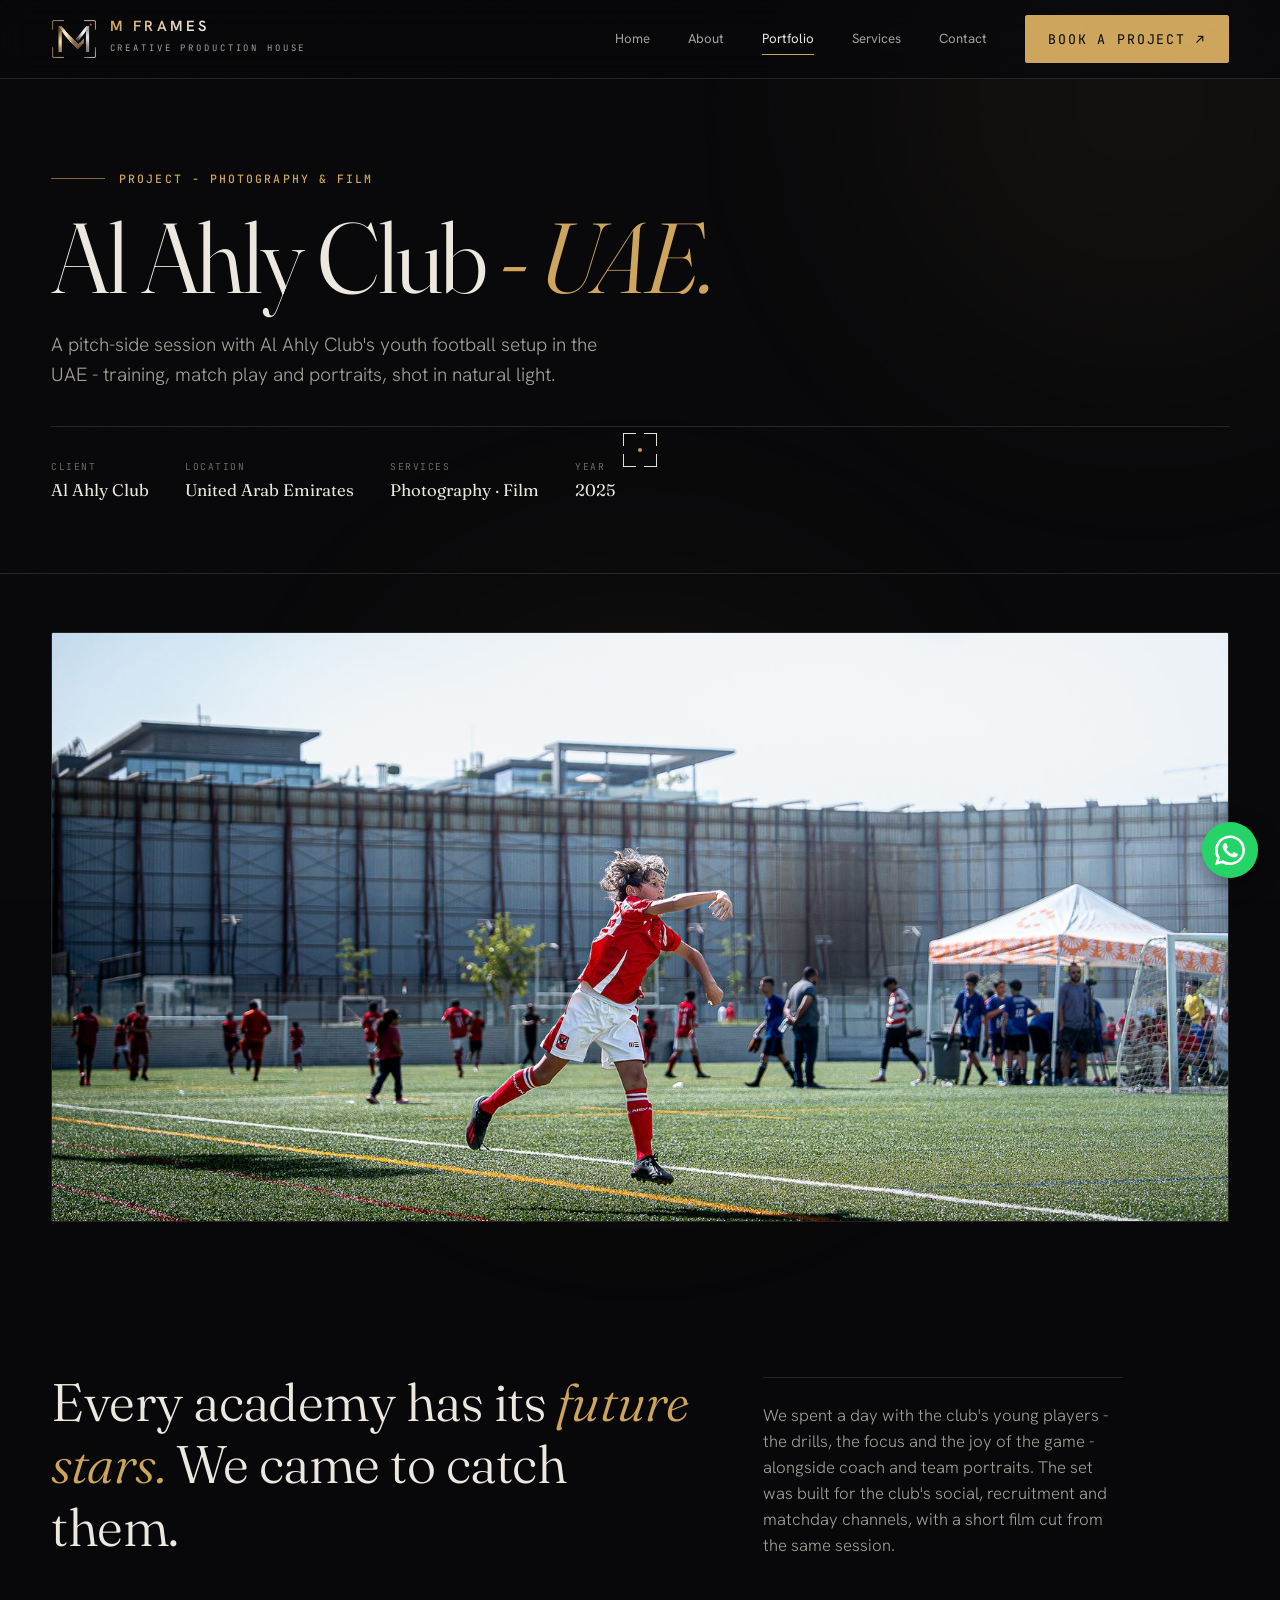
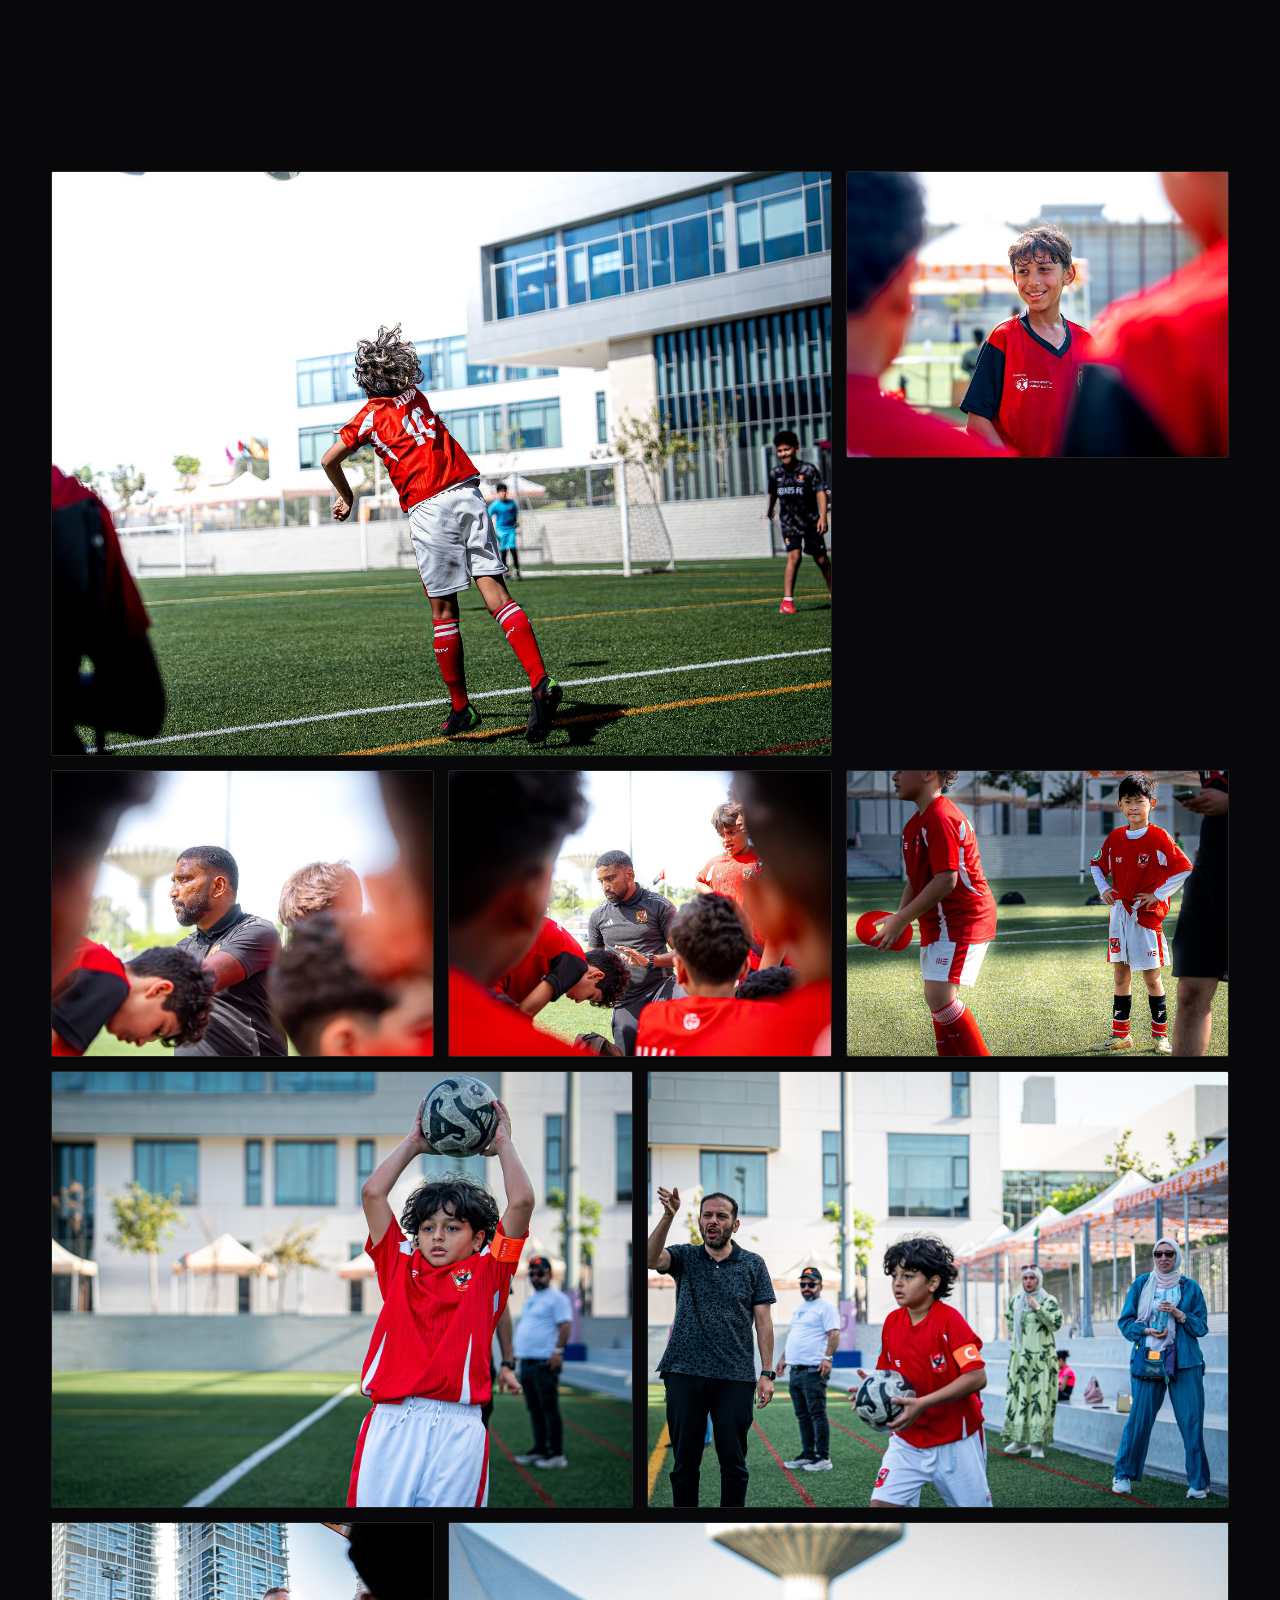
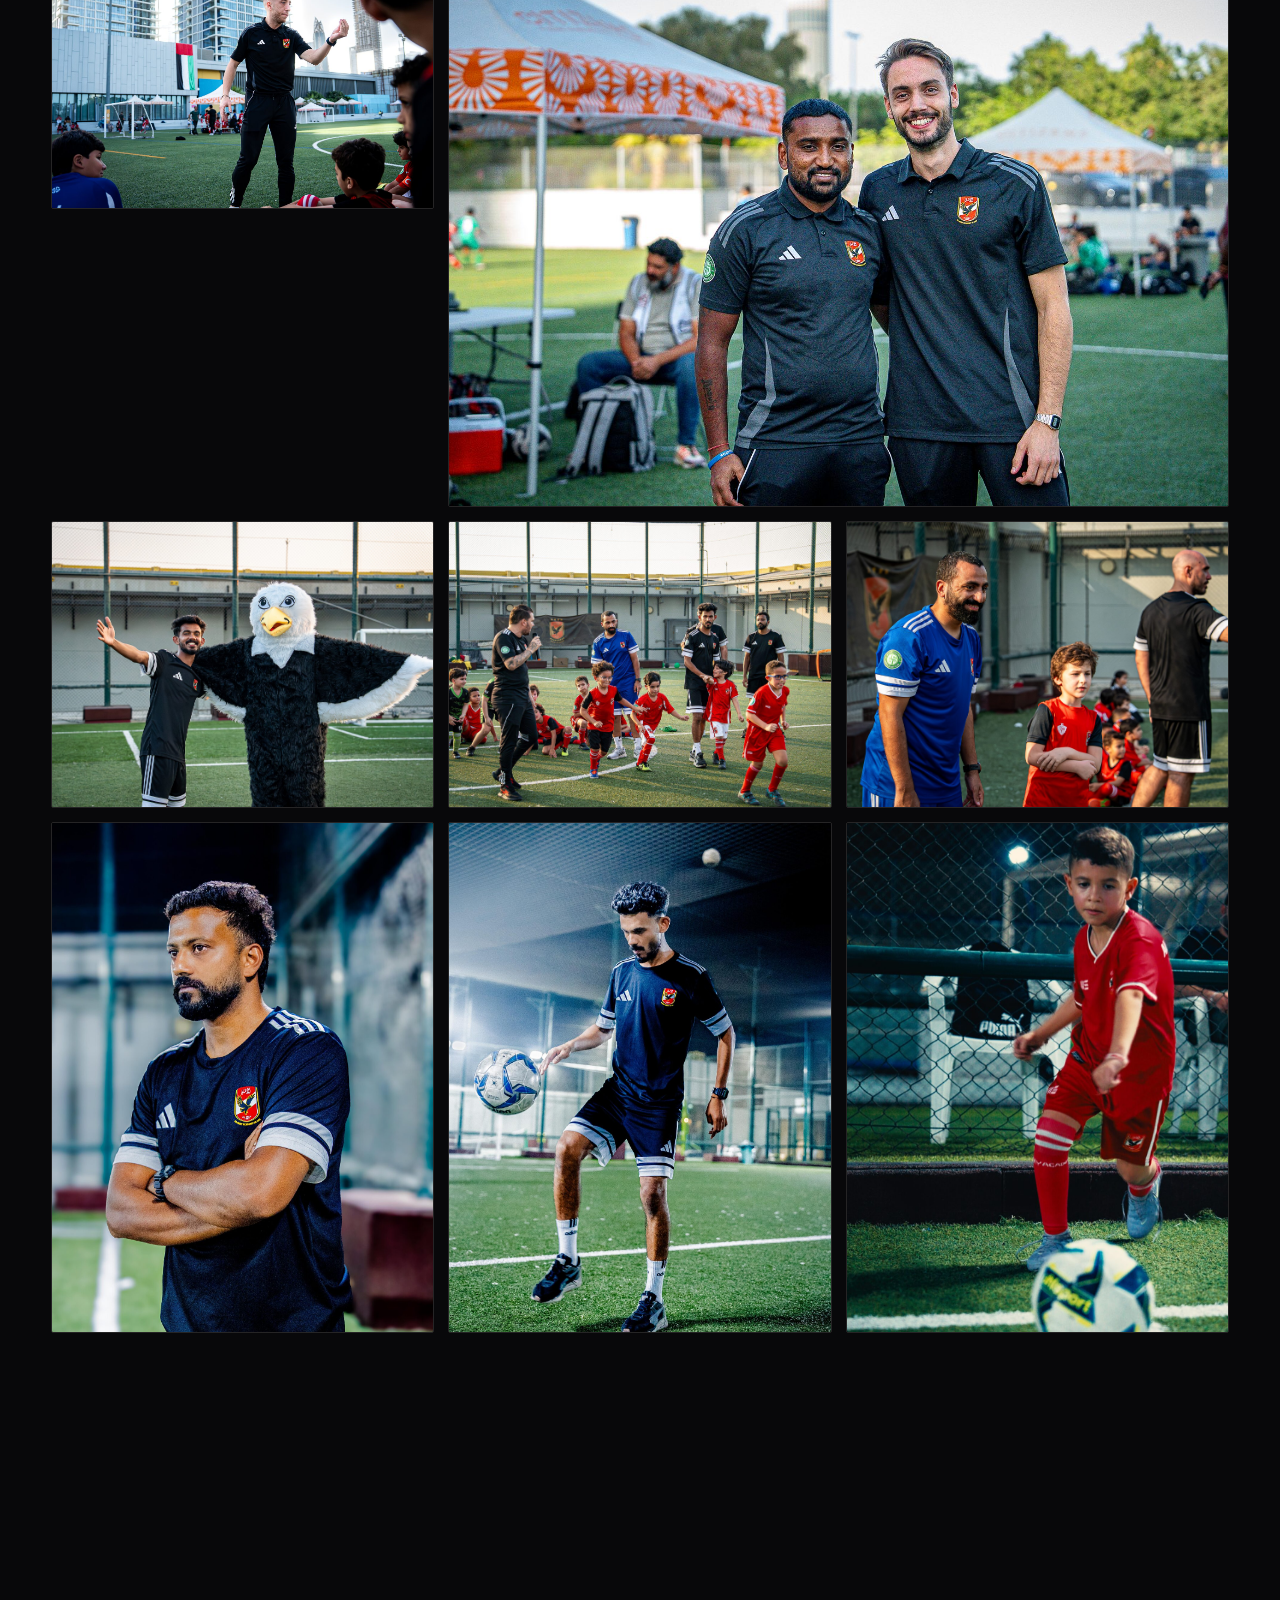
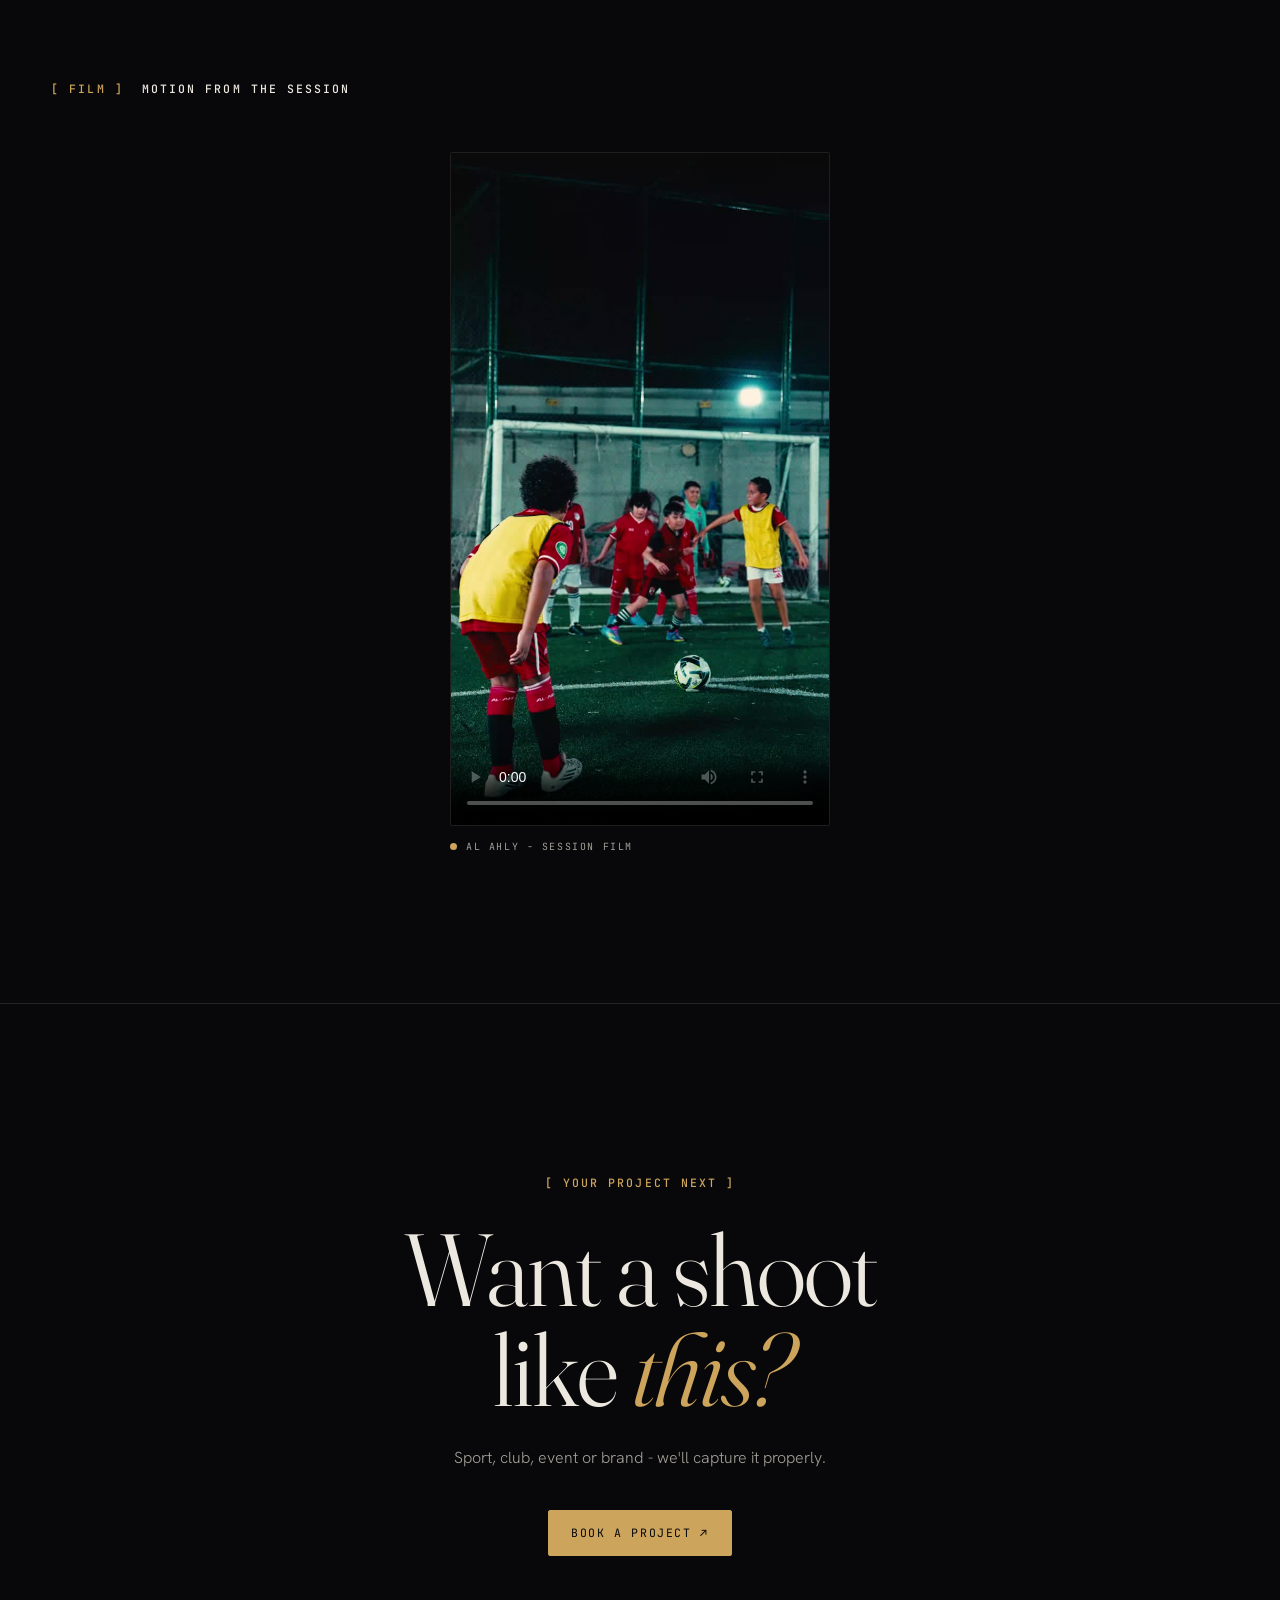
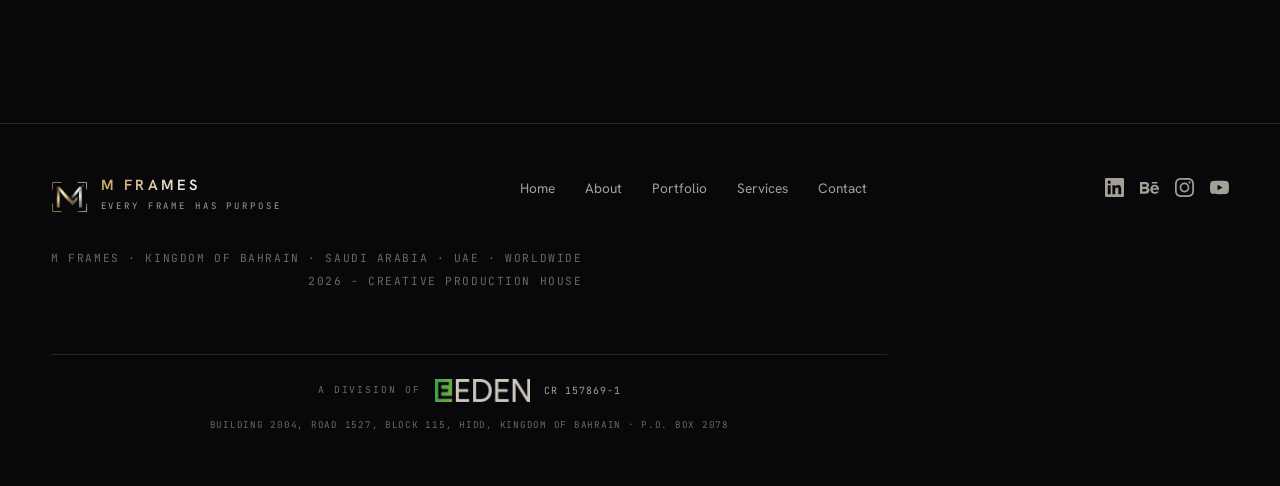
<file: al-ahly.html>
<!DOCTYPE html>
<html lang="en">
<head>
<meta charset="UTF-8" /><meta name="viewport" content="width=device-width, initial-scale=1.0" />
<title>Al Ahly Club - UAE · Project - M Frames</title>
<meta name="description" content="Pitch-side youth football photography and film for Al Ahly Club in the UAE - the energy, movement and spirit of the game, finished for social, web and print." />
<link rel="preconnect" href="https://fonts.googleapis.com" /><link rel="preconnect" href="https://fonts.gstatic.com" crossorigin />
<link href="https://fonts.googleapis.com/css2?family=Fraunces:ital,opsz,wght@0,9..144,300..900;1,9..144,300..800&family=Hanken+Grotesk:wght@300;400;500;600&family=JetBrains+Mono:wght@400;500&display=swap" rel="stylesheet" />
<link rel="icon" href="img/favicon.png" />
<link rel="stylesheet" href="styles.css" />
<meta property="og:type" content="website" />
<meta property="og:site_name" content="M Frames" />
<meta property="og:title" content="Al Ahly Club - UAE · Project - M Frames" />
<meta property="og:description" content="Pitch-side youth football photography and film for Al Ahly Club in the UAE - the energy, movement and spirit of the game, finished for social, web and print." />
<meta property="og:url" content="https://mframes.studio/al-ahly.html" />
<meta property="og:image" content="https://mframes.studio/img/og-cover.jpg" />
<meta property="og:image:width" content="1200" />
<meta property="og:image:height" content="630" />
<meta property="og:image:alt" content="M Frames - Creative Production House" />
<meta name="twitter:card" content="summary_large_image" />
<meta name="twitter:title" content="Al Ahly Club - UAE · Project - M Frames" />
<meta name="twitter:description" content="Pitch-side youth football photography and film for Al Ahly Club in the UAE - the energy, movement and spirit of the game, finished for social, web and print." />
<meta name="twitter:image" content="https://mframes.studio/img/og-cover.jpg" />
<link rel="canonical" href="https://mframes.studio/al-ahly.html" />
<meta name="theme-color" content="#0d0d12" />
<script type="application/ld+json">
{
  "@context": "https://schema.org",
  "@type": "Organization",
  "name": "M Frames",
  "alternateName": "M Frames Creative Production House",
  "url": "https://mframes.studio/",
  "logo": "https://mframes.studio/img/mark.png",
  "image": "https://mframes.studio/img/og-cover.jpg",
  "description": "M Frames is a creative production house helping brands, businesses, creators and individuals tell meaningful stories through photography, videography, editing and creative direction.",
  "founder": {
    "@type": "Person",
    "name": "Kevin Joseph Sunil"
  },
  "email": "creative@mframes.studio",
  "telephone": "+973 3452 6231",
  "areaServed": [
    "Kingdom of Bahrain",
    "United Arab Emirates",
    "Saudi Arabia",
    "Worldwide"
  ],
  "sameAs": [
    "https://www.instagram.com/mframes.studio",
    "https://www.linkedin.com/in/kevin-sunil-a0031a241/",
    "https://www.behance.net/kkpp12",
    "https://www.youtube.com/@MizhiyilFrames"
  ],
  "parentOrganization": {
    "@type": "Organization",
    "name": "Al Eden International Co. W.L.L",
    "identifier": "157869-1"
  },
  "address": {
    "@type": "PostalAddress",
    "streetAddress": "Building 2004, Road 1527, Block 115",
    "addressLocality": "Hidd",
    "addressRegion": "Muharraq Governorate",
    "postalCode": "P.O. Box 2078",
    "addressCountry": "BH"
  }
}
</script>
<meta name="google-site-verification" content="KUumf7dgUhij5nPJOiQT5msT2_h4BVWpeBZfWFdiGUM" />
<link rel="preload" as="image" href="img/alahly/a11.jpg" fetchpriority="high" />
</head>
<body>
<div class="grain"></div>
<div class="glow" style="width:520px;height:520px;background:rgba(205,164,91,.12);top:-160px;right:-120px"></div>
<div class="cursor" id="cursor"><span class="dot"></span></div>

<header id="header" class="solid">
  <div class="wrap nav">
    <a href="/" class="brand"><img class="mark" src="img/mark.png" alt="M Frames" /><span class="brand-tx"><b>M&nbsp;FRAMES</b><span>Creative Production House</span></span></a>
    <nav class="nav-links" id="menu"><a href="/" class="lnk">Home</a><a href="studio.html" class="lnk">About</a><a href="work.html" class="lnk active">Portfolio</a><a href="services.html" class="lnk">Services</a><a href="contact.html" class="lnk">Contact</a><a href="contact.html" class="btn">Book a project ↗︎</a></nav>
    <button class="burger" id="burger" aria-label="Menu"><span></span><span></span><span></span></button>
  </div>
</header>

<section class="page-hero">
  <div class="wrap">
    <div class="eyebrow" data-reveal><span class="ln"></span><span class="mono">Project - Photography &amp; Film</span></div>
    <h1 data-reveal data-d="1">Al Ahly Club <em style="font-style:italic;color:var(--acid)">- UAE.</em></h1>
    <p data-reveal data-d="2">A pitch-side session with Al Ahly Club's youth football setup in the UAE - training, match play and portraits, shot in natural light.</p>
    <div class="case-meta" data-reveal data-d="3">
      <div class="cm"><span>Client</span><b>Al Ahly Club</b></div>
      <div class="cm"><span>Location</span><b>United Arab Emirates</b></div>
      <div class="cm"><span>Services</span><b>Photography · Film</b></div>
      <div class="cm"><span>Year</span><b>2025</b></div>
    </div>
  </div>
</section>

<section class="blk" style="padding-top:clamp(30px,4vw,50px)">
  <div class="wrap">
    <div class="feature-img" data-reveal><img fetchpriority="high" src="img/alahly/a11.jpg" alt="Al Ahly Club - youth football action" /></div>
  </div>
</section>

<section class="blk" style="padding-top:0">
  <div class="wrap">
    <div class="intro-grid">
      <p class="statement" data-reveal>Every academy has its <em>future stars.</em> We came to catch them.</p>
      <div class="side" data-reveal data-d="2">We spent a day with the club's young players - the drills, the focus and the joy of the game - alongside coach and team portraits. The set was built for the club's social, recruitment and matchday channels, with a short film cut from the same session.</div>
    </div>
  </div>
</section>

<section class="blk" style="padding-top:0">
  <div class="wrap">
    <div class="sec-head" data-reveal><span class="mono idx">[ Gallery ]</span><span class="mono">Selected frames</span></div>
    <div class="gallery">
      <div class="gphoto wide" data-reveal><img loading="lazy" src="img/alahly/a01.jpg" alt="Al Ahly - striking the ball" /></div>
      <div class="gphoto" data-reveal data-d="1"><img loading="lazy" src="img/alahly/a02.jpg" alt="Al Ahly - player portrait" /></div>
      <div class="gphoto" data-reveal><img loading="lazy" src="img/alahly/a03.jpg" alt="Al Ahly - coaching" /></div>
      <div class="gphoto" data-reveal data-d="1"><img loading="lazy" src="img/alahly/a04.jpg" alt="Al Ahly - team huddle" /></div>
      <div class="gphoto" data-reveal data-d="2"><img loading="lazy" src="img/alahly/a05.jpg" alt="Al Ahly - players on the line" /></div>
      <div class="gphoto half" data-reveal><img loading="lazy" src="img/alahly/a06.jpg" alt="Al Ahly - throw in" /></div>
      <div class="gphoto half" data-reveal data-d="1"><img loading="lazy" src="img/alahly/a07.jpg" alt="Al Ahly - match play" /></div>
      <div class="gphoto" data-reveal><img loading="lazy" src="img/alahly/a09.jpg" alt="Al Ahly - sideline" /></div>
      <div class="gphoto wide" data-reveal data-d="1"><img loading="lazy" src="img/alahly/a10.jpg" alt="Al Ahly - coaches" /></div>
      <div class="gphoto" data-reveal><img loading="lazy" src="img/alahly/a13.jpg" alt="Al Ahly - player with the club mascot" /></div>
      <div class="gphoto" data-reveal data-d="1"><img loading="lazy" src="img/alahly/a14.jpg" alt="Al Ahly - academy training session" /></div>
      <div class="gphoto" data-reveal data-d="1"><img loading="lazy" src="img/alahly/a15.jpg" alt="Al Ahly - academy coaching" /></div>
      <div class="gphoto tall" data-reveal><img loading="lazy" src="img/alahly/a16.jpg" alt="Al Ahly - coach portrait under lights" /></div>
      <div class="gphoto tall" data-reveal data-d="1"><img loading="lazy" src="img/alahly/a17.jpg" alt="Al Ahly - ball control under lights" /></div>
      <div class="gphoto tall" data-reveal data-d="2"><img loading="lazy" src="img/alahly/a18.jpg" alt="Al Ahly - young player with the ball" /></div>
      <div class="gphoto wide" data-reveal><img loading="lazy" src="img/alahly/a19.jpg" alt="Al Ahly Academy - coaching the squad" /></div>
      <div class="gphoto" data-reveal data-d="1"><img loading="lazy" src="img/alahly/a20.jpg" alt="Al Ahly Academy - match under lights" /></div>
      <div class="gphoto wide" data-reveal><img loading="lazy" src="img/alahly/a21.jpg" alt="Al Ahly - DOFA tournament match" /></div>
      <div class="gphoto" data-reveal data-d="1"><img loading="lazy" src="img/alahly/a22.jpg" alt="Al Ahly - DOFA team talk" /></div>
      <div class="gphoto" data-reveal><img loading="lazy" src="img/alahly/a23.jpg" alt="Al Ahly - boots on the pitch" /></div>
      <div class="gphoto wide" data-reveal data-d="1"><img loading="lazy" src="img/alahly/a24.jpg" alt="Al Ahly - matchday at the ground" /></div>
    </div>
  </div>
</section>

<section class="blk" style="padding-top:0">
  <div class="wrap">
    <div class="sec-head" data-reveal><span class="mono idx">[ Film ]</span><span class="mono">Motion from the session</span></div>
    <div class="films one">
      <figure data-reveal><video controls preload="metadata" playsinline poster="img/alahly/poster-alahly.jpg"><source src="video/alahly.mp4" type="video/mp4" /></video><figcaption>Al Ahly - session film</figcaption></figure>
    </div>
  </div>
</section>

<section class="cta">
  <div class="glow" style="width:520px;height:520px;background:rgba(205,164,91,.12);bottom:-220px;left:50%;transform:translateX(-50%)"></div>
  <div class="wrap" style="position:relative;z-index:2"><span class="mono idx" style="color:var(--acid)" data-reveal>[ Your project next ]</span><h2 data-reveal data-d="1" style="margin-top:24px">Want a shoot<br>like <em>this?</em></h2><p class="sub" data-reveal data-d="2">Sport, club, event or brand - we'll capture it properly.</p><a href="contact.html" class="btn" data-reveal data-d="3">Book a project ↗︎</a></div>
</section>

<footer>
  <div class="wrap foot">
    <a href="/" class="brand"><img class="mark" src="img/mark.png" alt="M Frames" /><span class="brand-tx"><b>M&nbsp;FRAMES</b><span>Every frame has purpose</span></span></a>
    <div class="foot-nav"><a href="/">Home</a><a href="studio.html">About</a><a href="work.html">Portfolio</a><a href="services.html">Services</a><a href="contact.html">Contact</a></div>
    <div class="foot-social">
      <a href="https://www.linkedin.com/in/kevin-sunil-a0031a241/" target="_blank" rel="noopener" aria-label="LinkedIn"><svg viewBox="0 0 24 24"><path d="M20.447 20.452h-3.554v-5.569c0-1.328-.027-3.037-1.852-3.037-1.853 0-2.136 1.445-2.136 2.939v5.667H9.351V9h3.414v1.561h.046c.477-.9 1.637-1.85 3.37-1.85 3.601 0 4.267 2.37 4.267 5.455v6.286zM5.337 7.433a2.062 2.062 0 0 1-2.063-2.065 2.064 2.064 0 1 1 2.063 2.065zm1.782 13.019H3.555V9h3.564v11.452zM22.225 0H1.771C.792 0 0 .774 0 1.729v20.542C0 23.227.792 24 1.771 24h20.451C23.2 24 24 23.227 24 22.271V1.729C24 .774 23.2 0 22.222 0h.003z"/></svg></a>
      <a href="https://www.behance.net/kkpp12" target="_blank" rel="noopener" aria-label="Behance"><svg viewBox="0 0 24 24"><path d="M22 7h-7V5h7v2zm1.726 10c-.442 1.297-2.029 3-5.101 3-3.074 0-5.564-1.729-5.564-5.675 0-3.91 2.325-5.92 5.466-5.92 3.082 0 4.964 1.782 5.375 4.426.078.506.109 1.188.095 2.14H15.97c.13 3.211 3.483 3.312 4.588 2.029h3.168zm-7.686-4h4.965c-.105-1.547-1.136-2.219-2.477-2.219-1.466 0-2.277.768-2.488 2.219zm-9.574 6.988H0V5.021h6.953c5.476.081 5.58 5.444 2.72 6.906 3.461 1.26 3.577 8.061-3.207 8.061zM3 11h3.584c2.508 0 2.906-3-.312-3H3v3zm3.391 3H3v3.016h3.341c3.055 0 2.868-3.016.05-3.016z"/></svg></a>
      <a href="https://www.instagram.com/mframes.studio" target="_blank" rel="noopener" aria-label="Instagram"><svg viewBox="0 0 24 24"><path d="M12 2.163c3.204 0 3.584.012 4.85.07 3.252.148 4.771 1.691 4.919 4.919.058 1.265.069 1.645.069 4.849 0 3.205-.012 3.584-.069 4.849-.149 3.225-1.664 4.771-4.919 4.919-1.266.058-1.644.07-4.85.07-3.204 0-3.584-.012-4.849-.07-3.26-.149-4.771-1.699-4.919-4.92-.058-1.265-.07-1.644-.07-4.849 0-3.204.013-3.583.07-4.849.149-3.227 1.664-4.771 4.919-4.919 1.266-.057 1.645-.069 4.849-.069zm0-2.163c-3.259 0-3.667.014-4.947.072-4.358.2-6.78 2.618-6.98 6.98-.059 1.281-.073 1.689-.073 4.948 0 3.259.014 3.668.072 4.948.2 4.358 2.618 6.78 6.98 6.98 1.281.058 1.689.072 4.948.072 3.259 0 3.668-.014 4.948-.072 4.354-.2 6.782-2.618 6.979-6.98.059-1.28.073-1.689.073-4.948 0-3.259-.014-3.667-.072-4.947-.196-4.354-2.617-6.78-6.979-6.98-1.281-.059-1.69-.073-4.949-.073zm0 5.838a6.162 6.162 0 1 0 0 12.324 6.162 6.162 0 0 0 0-12.324zM12 16a4 4 0 1 1 0-8 4 4 0 0 1 0 8zm6.406-11.845a1.44 1.44 0 1 0 0 2.881 1.44 1.44 0 0 0 0-2.881z"/></svg></a>
      <a href="https://www.youtube.com/@MizhiyilFrames" target="_blank" rel="noopener" aria-label="YouTube"><svg viewBox="0 0 24 24"><path d="M23.498 6.186a3.016 3.016 0 0 0-2.122-2.136C19.505 3.545 12 3.545 12 3.545s-7.505 0-9.377.505A3.017 3.017 0 0 0 .502 6.186C0 8.07 0 12 0 12s0 3.93.502 5.814a3.016 3.016 0 0 0 2.122 2.136c1.871.505 9.376.505 9.376.505s7.505 0 9.377-.505a3.015 3.015 0 0 0 2.122-2.136C24 15.93 24 12 24 12s0-3.93-.502-5.814zM9.545 15.568V8.432L15.818 12l-6.273 3.568z"/></svg></a>
    </div>
    <div class="foot-meta">M Frames · Kingdom of Bahrain · Saudi Arabia · UAE · Worldwide<br><span id="yr"></span> - Creative Production House</div>
    <div class="foot-eden">
      <span class="fe-label">A division of</span>
      <img class="fe-mark" src="img/eden-logo.png" alt="Al Eden International Co. W.L.L" />
      <span class="fe-meta">CR 157869-1</span>
      <span class="fe-addr">Building 2004, Road 1527, Block 115, Hidd, Kingdom of Bahrain &middot; P.O. Box 2078</span>
    </div>

  </div>
</footer>
<script src="site.js"></script>
<a class="wa-float" href="https://wa.me/97334526231?text=Hello%20M%20Frames%2C%20I%27d%20like%20to%20discuss%20a%20project." target="_blank" rel="noopener" aria-label="Chat on WhatsApp"><svg viewBox="0 0 32 32"><path d="M16 .4C7.2.4 0 7.5 0 16.4c0 2.9.8 5.6 2.2 8.1L0 32l7.7-2c2.4 1.3 5.1 2 7.9 2h.4C24.8 32 32 24.8 32 16S24.8.4 16 .4zm0 28.8c-2.5 0-4.9-.7-7-1.9l-.5-.3-4.5 1.2 1.2-4.4-.3-.5a13 13 0 0 1-2-6.9C2.8 9.1 8.7 3.2 16 3.2S29.2 9.1 29.2 16.4 23.3 29.2 16 29.2zm7.3-9.6c-.4-.2-2.4-1.2-2.7-1.3-.4-.1-.6-.2-.9.2-.3.4-1 1.3-1.2 1.5-.2.3-.4.3-.8.1-.4-.2-1.7-.6-3.2-2-1.2-1-2-2.3-2.2-2.7-.2-.4 0-.6.2-.8l.6-.7c.2-.2.3-.4.4-.7.1-.3.1-.5 0-.7-.1-.2-.9-2.1-1.2-2.9-.3-.8-.6-.7-.9-.7h-.8c-.3 0-.7.1-1 .5-.4.4-1.4 1.3-1.4 3.3s1.4 3.8 1.6 4.1c.2.3 2.8 4.3 6.8 6 .9.4 1.7.6 2.3.8 1 .3 1.8.3 2.5.2.8-.1 2.3-1 2.7-1.9.3-.9.3-1.7.2-1.9-.1-.1-.4-.2-.8-.4z"/></svg></a>
</body>
</html>
</file>
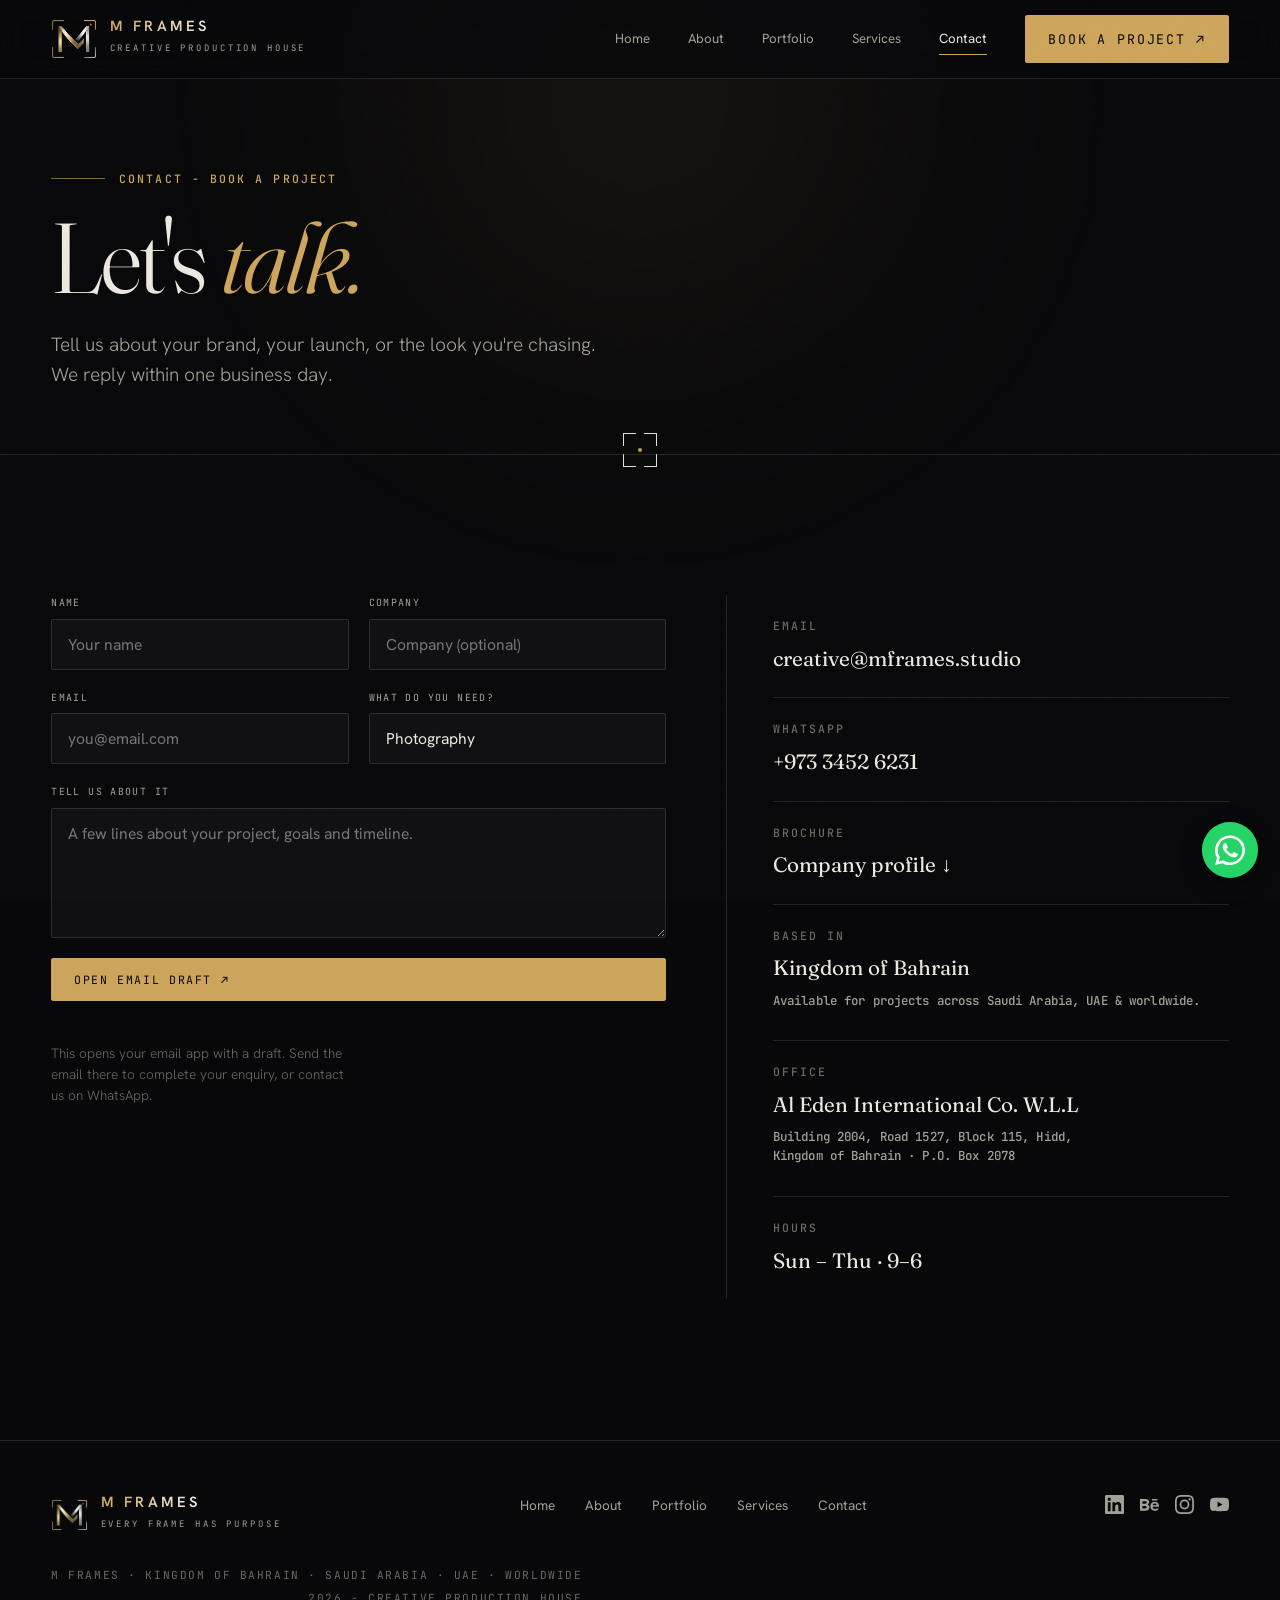
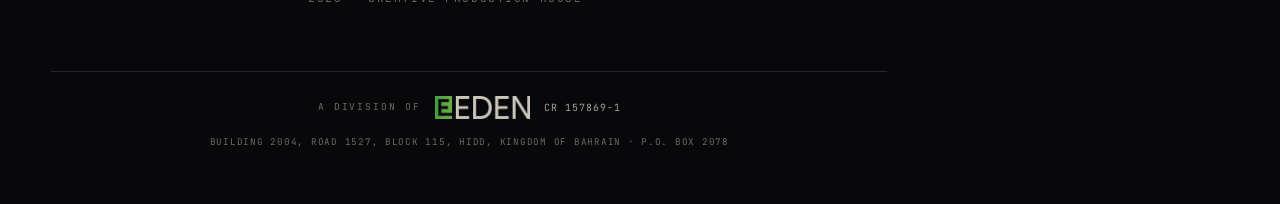
<file: contact.html>
<!DOCTYPE html>
<html lang="en">
<head>
<meta charset="UTF-8" /><meta name="viewport" content="width=device-width, initial-scale=1.0" />
<title>Book Photography &amp; Video Production Bahrain | M Frames</title>
<meta name="description" content="Discuss your photography, video production or editing project with M Frames in Hidd, Bahrain. Contact our creative team for a tailored production proposal." />
<link rel="preconnect" href="https://fonts.googleapis.com" /><link rel="preconnect" href="https://fonts.gstatic.com" crossorigin />
<link href="https://fonts.googleapis.com/css2?family=Fraunces:ital,opsz,wght@0,9..144,300..900;1,9..144,300..800&family=Hanken+Grotesk:wght@300;400;500;600&family=JetBrains+Mono:wght@400;500&display=swap" rel="stylesheet" />
<link rel="icon" href="img/favicon.png" />
<link rel="stylesheet" href="styles.css" />
<meta property="og:type" content="website" />
<meta property="og:site_name" content="M Frames" />
<meta property="og:title" content="Book Photography &amp; Video Production Bahrain | M Frames" />
<meta property="og:description" content="Discuss your photography, video production or editing project with M Frames in Hidd, Bahrain. Contact our creative team for a tailored production proposal." />
<meta property="og:url" content="https://mframes.studio/contact.html" />
<meta property="og:image" content="https://mframes.studio/img/og-cover.jpg" />
<meta property="og:image:width" content="1200" />
<meta property="og:image:height" content="630" />
<meta property="og:image:alt" content="M Frames - Creative Production House" />
<meta name="twitter:card" content="summary_large_image" />
<meta name="twitter:title" content="Book Photography &amp; Video Production Bahrain | M Frames" />
<meta name="twitter:description" content="Discuss your photography, video production or editing project with M Frames in Hidd, Bahrain. Contact our creative team for a tailored production proposal." />
<meta name="twitter:image" content="https://mframes.studio/img/og-cover.jpg" />
<link rel="canonical" href="https://mframes.studio/contact.html" />
<meta name="theme-color" content="#0d0d12" />
<script type="application/ld+json">
{
  "@context": "https://schema.org",
  "@type": "Organization",
  "name": "M Frames",
  "alternateName": "M Frames Creative Production House",
  "url": "https://mframes.studio/",
  "logo": "https://mframes.studio/img/mark.png",
  "image": "https://mframes.studio/img/og-cover.jpg",
  "description": "M Frames is a creative production house helping brands, businesses, creators and individuals tell meaningful stories through photography, videography, editing and creative direction.",
  "founder": {
    "@type": "Person",
    "name": "Kevin Joseph Sunil"
  },
  "email": "creative@mframes.studio",
  "telephone": "+973 3452 6231",
  "areaServed": [
    "Kingdom of Bahrain",
    "United Arab Emirates",
    "Saudi Arabia",
    "Worldwide"
  ],
  "sameAs": [
    "https://www.instagram.com/mframes.studio",
    "https://www.linkedin.com/in/kevin-sunil-a0031a241/",
    "https://www.behance.net/kkpp12",
    "https://www.youtube.com/@MizhiyilFrames"
  ],
  "parentOrganization": {
    "@type": "Organization",
    "name": "Al Eden International Co. W.L.L",
    "identifier": "157869-1"
  },
  "address": {
    "@type": "PostalAddress",
    "streetAddress": "Building 2004, Road 1527, Block 115",
    "addressLocality": "Hidd",
    "addressRegion": "Muharraq Governorate",
    "postalCode": "P.O. Box 2078",
    "addressCountry": "BH"
  }
}
</script>
<meta name="google-site-verification" content="KUumf7dgUhij5nPJOiQT5msT2_h4BVWpeBZfWFdiGUM" />
</head>
<body>
<div class="grain"></div>
<div class="glow" style="width:560px;height:560px;background:rgba(205,164,91,.13);top:-180px;left:50%;transform:translateX(-50%)"></div>
<div class="cursor" id="cursor"><span class="dot"></span></div>

<header id="header" class="solid">
  <div class="wrap nav">
    <a href="/" class="brand"><img class="mark" src="img/mark.png" alt="M Frames" /><span class="brand-tx"><b>M&nbsp;FRAMES</b><span>Creative Production House</span></span></a>
    <nav class="nav-links" id="menu"><a href="/" class="lnk">Home</a><a href="studio.html" class="lnk">About</a><a href="work.html" class="lnk">Portfolio</a><a href="services.html" class="lnk">Services</a><a href="contact.html" class="lnk active">Contact</a><a href="contact.html" class="btn">Book a project ↗︎</a></nav>
    <button class="burger" id="burger" aria-label="Menu"><span></span><span></span><span></span></button>
  </div>
</header>

<section class="page-hero">
  <div class="wrap">
    <div class="eyebrow" data-reveal><span class="ln"></span><span class="mono">Contact - Book a project</span></div>
    <h1 data-reveal data-d="1">Let's <em style="font-style:italic;color:var(--acid)">talk.</em></h1>
    <p data-reveal data-d="2">Tell us about your brand, your launch, or the look you're chasing. We reply within one business day.</p>
  </div>
</section>

<section class="blk">
  <div class="wrap">
    <div class="contact-grid">
      <form id="cform" class="form" data-reveal>
        <div class="field"><label>Name</label><input name="name" type="text" required placeholder="Your name" /></div>
        <div class="field"><label>Company</label><input name="company" type="text" placeholder="Company (optional)" /></div>
        <div class="field"><label>Email</label><input name="email" type="email" required placeholder="you@email.com" /></div>
        <div class="field"><label>What do you need?</label>
          <select name="service"><option>Photography</option><option>Videography</option><option>Video Editing &amp; Colour</option><option>Creative Direction &amp; Production</option><option>Event / Sports Coverage</option><option>Not sure yet</option></select>
        </div>
        <div class="field full"><label>Tell us about it</label><textarea name="message" placeholder="A few lines about your project, goals and timeline."></textarea></div>
        <div class="field full"><button type="submit" class="btn">Open email draft ↗︎</button></div>
      <p class="note">This opens your email app with a draft. Send the email there to complete your enquiry, or contact us on WhatsApp.</p>
      </form>
      <aside class="contact-side" data-reveal data-d="2">
        <div class="blk-item"><a href="mailto:creative@mframes.studio"><span class="mono">Email</span><span class="v">creative@mframes.studio</span></a></div>
        <div class="blk-item"><a href="https://wa.me/97334526231" target="_blank" rel="noopener"><span class="mono">WhatsApp</span><span class="v">+973 3452 6231</span></a></div>
        <div class="blk-item"><a href="M-Frames-Company-Profile.pdf" download><span class="mono">Brochure</span><span class="v">Company profile ↓</span></a></div>
        <div class="blk-item"><span class="mono">Based in</span><span class="v">Kingdom of Bahrain</span><span class="mono" style="display:block;margin-top:7px;color:var(--bone-dim);text-transform:none;letter-spacing:.01em;font-size:.78rem;line-height:1.5">Available for projects across Saudi Arabia, UAE &amp; worldwide.</span></div>
        <div class="blk-item"><span class="mono">Office</span><span class="v">Al Eden International Co. W.L.L</span><span class="mono" style="display:block;margin-top:7px;color:var(--bone-dim);text-transform:none;letter-spacing:.01em;font-size:.78rem;line-height:1.5">Building 2004, Road 1527, Block 115, Hidd,<br>Kingdom of Bahrain &middot; P.O. Box 2078</span></div>
        <div class="blk-item" style="border-bottom:0"><span class="mono">Hours</span><span class="v">Sun – Thu · 9–6</span></div>
      </aside>
    </div>
  </div>
</section>

<footer>
  <div class="wrap foot">
    <a href="/" class="brand"><img class="mark" src="img/mark.png" alt="M Frames" /><span class="brand-tx"><b>M&nbsp;FRAMES</b><span>Every frame has purpose</span></span></a>
    <div class="foot-nav"><a href="/">Home</a><a href="studio.html">About</a><a href="work.html">Portfolio</a><a href="services.html">Services</a><a href="contact.html">Contact</a></div>
    <div class="foot-social">
      <a href="https://www.linkedin.com/in/kevin-sunil-a0031a241/" target="_blank" rel="noopener" aria-label="LinkedIn"><svg viewBox="0 0 24 24"><path d="M20.447 20.452h-3.554v-5.569c0-1.328-.027-3.037-1.852-3.037-1.853 0-2.136 1.445-2.136 2.939v5.667H9.351V9h3.414v1.561h.046c.477-.9 1.637-1.85 3.37-1.85 3.601 0 4.267 2.37 4.267 5.455v6.286zM5.337 7.433a2.062 2.062 0 0 1-2.063-2.065 2.064 2.064 0 1 1 2.063 2.065zm1.782 13.019H3.555V9h3.564v11.452zM22.225 0H1.771C.792 0 0 .774 0 1.729v20.542C0 23.227.792 24 1.771 24h20.451C23.2 24 24 23.227 24 22.271V1.729C24 .774 23.2 0 22.222 0h.003z"/></svg></a>
      <a href="https://www.behance.net/kkpp12" target="_blank" rel="noopener" aria-label="Behance"><svg viewBox="0 0 24 24"><path d="M22 7h-7V5h7v2zm1.726 10c-.442 1.297-2.029 3-5.101 3-3.074 0-5.564-1.729-5.564-5.675 0-3.91 2.325-5.92 5.466-5.92 3.082 0 4.964 1.782 5.375 4.426.078.506.109 1.188.095 2.14H15.97c.13 3.211 3.483 3.312 4.588 2.029h3.168zm-7.686-4h4.965c-.105-1.547-1.136-2.219-2.477-2.219-1.466 0-2.277.768-2.488 2.219zm-9.574 6.988H0V5.021h6.953c5.476.081 5.58 5.444 2.72 6.906 3.461 1.26 3.577 8.061-3.207 8.061zM3 11h3.584c2.508 0 2.906-3-.312-3H3v3zm3.391 3H3v3.016h3.341c3.055 0 2.868-3.016.05-3.016z"/></svg></a>
      <a href="https://www.instagram.com/mframes.studio" target="_blank" rel="noopener" aria-label="Instagram"><svg viewBox="0 0 24 24"><path d="M12 2.163c3.204 0 3.584.012 4.85.07 3.252.148 4.771 1.691 4.919 4.919.058 1.265.069 1.645.069 4.849 0 3.205-.012 3.584-.069 4.849-.149 3.225-1.664 4.771-4.919 4.919-1.266.058-1.644.07-4.85.07-3.204 0-3.584-.012-4.849-.07-3.26-.149-4.771-1.699-4.919-4.92-.058-1.265-.07-1.644-.07-4.849 0-3.204.013-3.583.07-4.849.149-3.227 1.664-4.771 4.919-4.919 1.266-.057 1.645-.069 4.849-.069zm0-2.163c-3.259 0-3.667.014-4.947.072-4.358.2-6.78 2.618-6.98 6.98-.059 1.281-.073 1.689-.073 4.948 0 3.259.014 3.668.072 4.948.2 4.358 2.618 6.78 6.98 6.98 1.281.058 1.689.072 4.948.072 3.259 0 3.668-.014 4.948-.072 4.354-.2 6.782-2.618 6.979-6.98.059-1.28.073-1.689.073-4.948 0-3.259-.014-3.667-.072-4.947-.196-4.354-2.617-6.78-6.979-6.98-1.281-.059-1.69-.073-4.949-.073zm0 5.838a6.162 6.162 0 1 0 0 12.324 6.162 6.162 0 0 0 0-12.324zM12 16a4 4 0 1 1 0-8 4 4 0 0 1 0 8zm6.406-11.845a1.44 1.44 0 1 0 0 2.881 1.44 1.44 0 0 0 0-2.881z"/></svg></a>
      <a href="https://www.youtube.com/@MizhiyilFrames" target="_blank" rel="noopener" aria-label="YouTube"><svg viewBox="0 0 24 24"><path d="M23.498 6.186a3.016 3.016 0 0 0-2.122-2.136C19.505 3.545 12 3.545 12 3.545s-7.505 0-9.377.505A3.017 3.017 0 0 0 .502 6.186C0 8.07 0 12 0 12s0 3.93.502 5.814a3.016 3.016 0 0 0 2.122 2.136c1.871.505 9.376.505 9.376.505s7.505 0 9.377-.505a3.015 3.015 0 0 0 2.122-2.136C24 15.93 24 12 24 12s0-3.93-.502-5.814zM9.545 15.568V8.432L15.818 12l-6.273 3.568z"/></svg></a>
    </div>
    <div class="foot-meta">M Frames · Kingdom of Bahrain · Saudi Arabia · UAE · Worldwide<br><span id="yr"></span> - Creative Production House</div>
    <div class="foot-eden">
      <span class="fe-label">A division of</span>
      <img class="fe-mark" src="img/eden-logo.png" alt="Al Eden International Co. W.L.L" />
      <span class="fe-meta">CR 157869-1</span>
      <span class="fe-addr">Building 2004, Road 1527, Block 115, Hidd, Kingdom of Bahrain &middot; P.O. Box 2078</span>
    </div>

  </div>
</footer>
<script src="site.js"></script>
<a class="wa-float" href="https://wa.me/97334526231?text=Hello%20M%20Frames%2C%20I%27d%20like%20to%20discuss%20a%20project." target="_blank" rel="noopener" aria-label="Chat on WhatsApp"><svg viewBox="0 0 32 32"><path d="M16 .4C7.2.4 0 7.5 0 16.4c0 2.9.8 5.6 2.2 8.1L0 32l7.7-2c2.4 1.3 5.1 2 7.9 2h.4C24.8 32 32 24.8 32 16S24.8.4 16 .4zm0 28.8c-2.5 0-4.9-.7-7-1.9l-.5-.3-4.5 1.2 1.2-4.4-.3-.5a13 13 0 0 1-2-6.9C2.8 9.1 8.7 3.2 16 3.2S29.2 9.1 29.2 16.4 23.3 29.2 16 29.2zm7.3-9.6c-.4-.2-2.4-1.2-2.7-1.3-.4-.1-.6-.2-.9.2-.3.4-1 1.3-1.2 1.5-.2.3-.4.3-.8.1-.4-.2-1.7-.6-3.2-2-1.2-1-2-2.3-2.2-2.7-.2-.4 0-.6.2-.8l.6-.7c.2-.2.3-.4.4-.7.1-.3.1-.5 0-.7-.1-.2-.9-2.1-1.2-2.9-.3-.8-.6-.7-.9-.7h-.8c-.3 0-.7.1-1 .5-.4.4-1.4 1.3-1.4 3.3s1.4 3.8 1.6 4.1c.2.3 2.8 4.3 6.8 6 .9.4 1.7.6 2.3.8 1 .3 1.8.3 2.5.2.8-.1 2.3-1 2.7-1.9.3-.9.3-1.7.2-1.9-.1-.1-.4-.2-.8-.4z"/></svg></a>
</body>
</html>
</file>
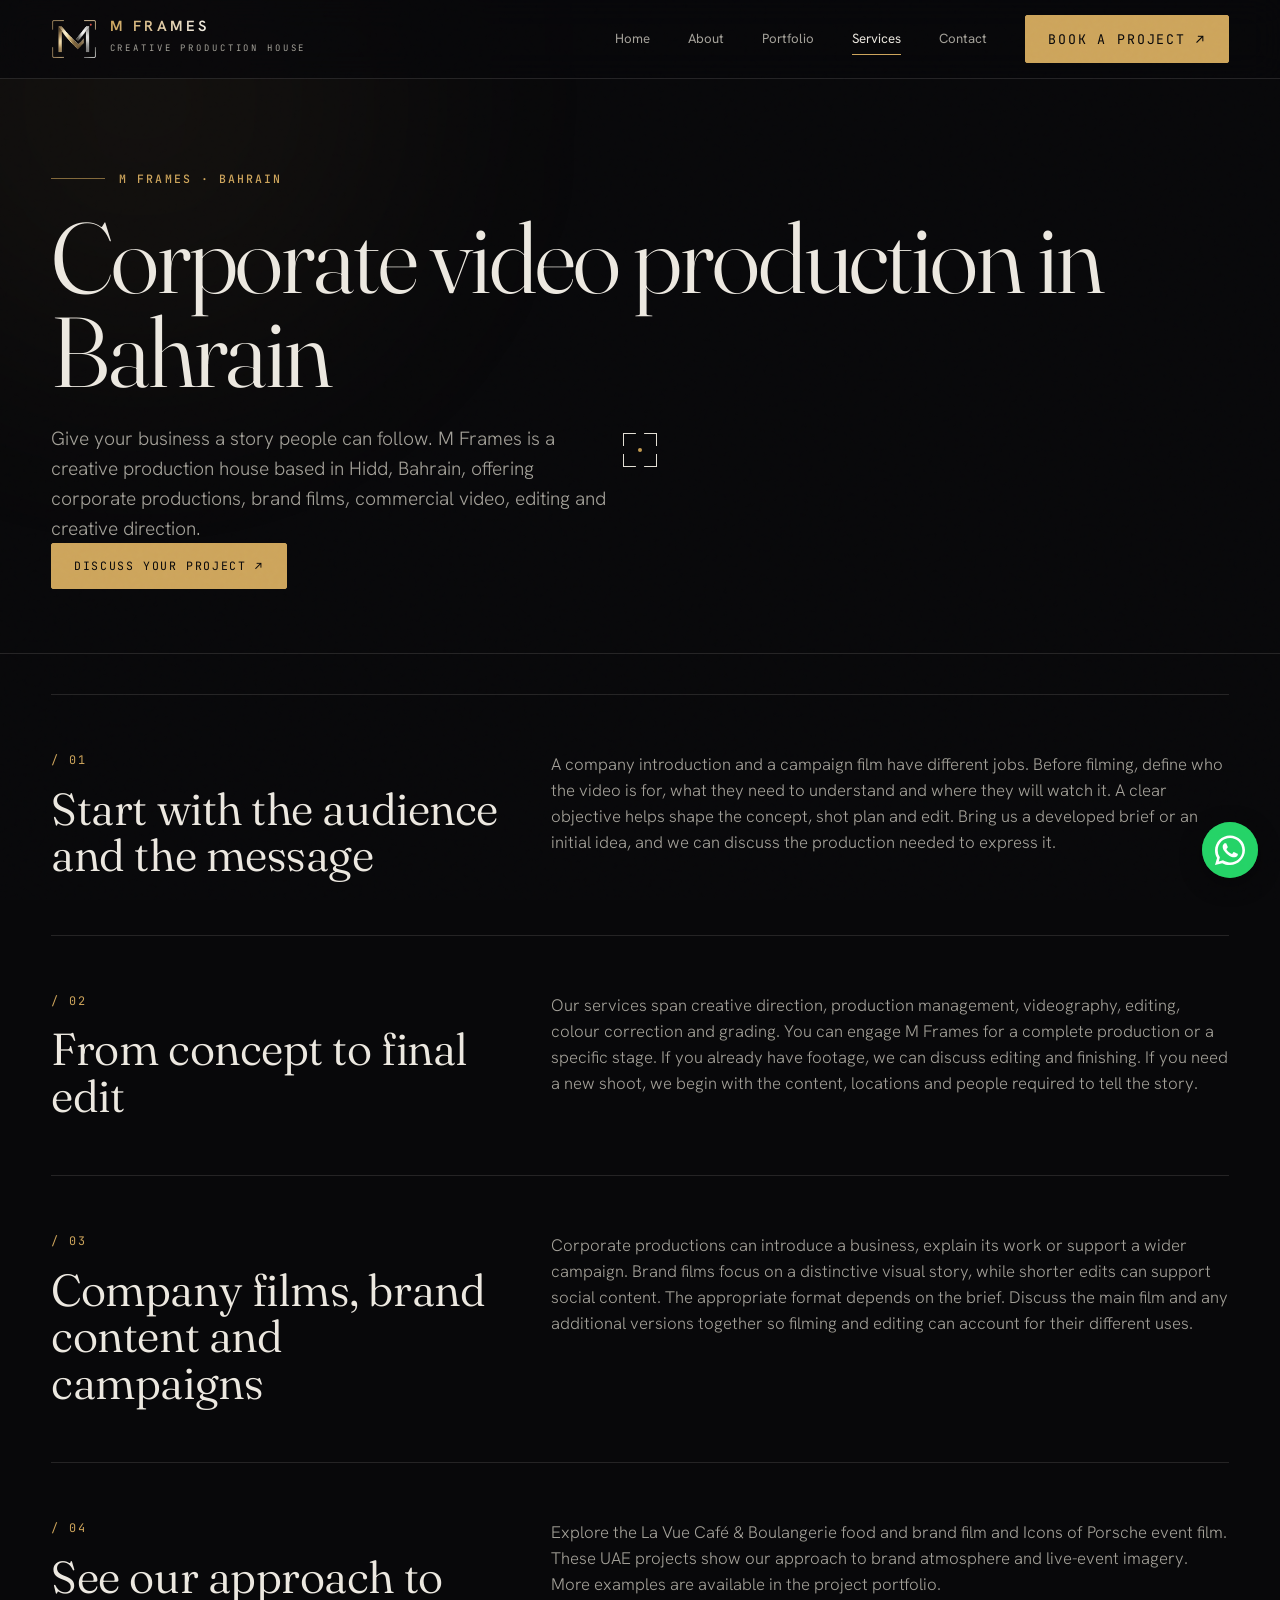
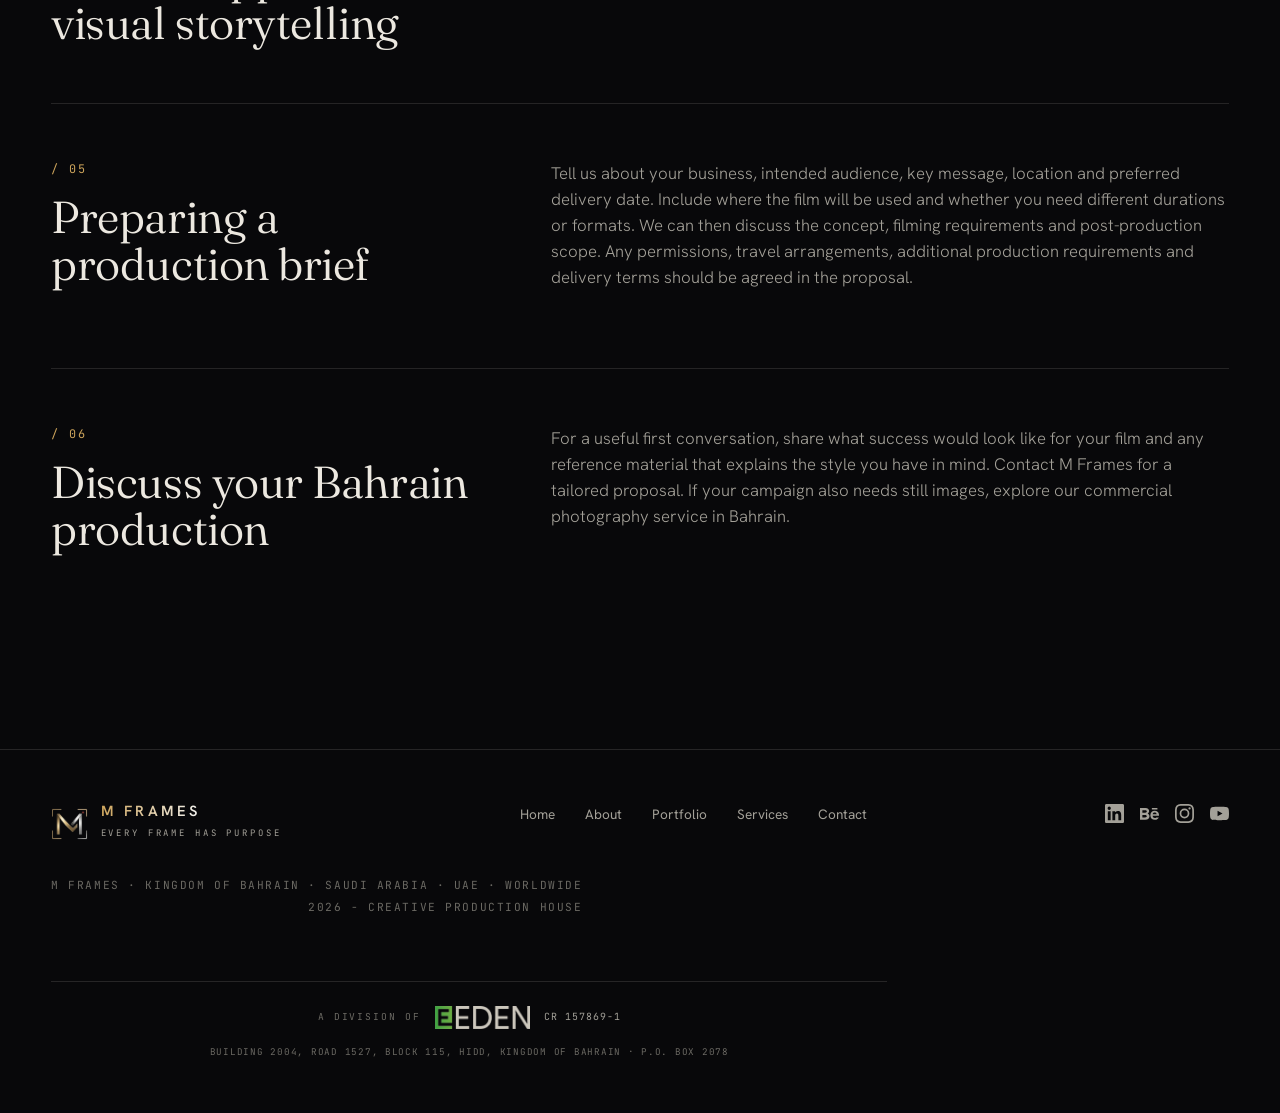
<file: corporate-video-production-bahrain.html>
<!DOCTYPE html>
<html lang="en">
<head>
<meta charset="UTF-8" /><meta name="viewport" content="width=device-width, initial-scale=1.0" />
<title>Corporate Video Production Bahrain | M Frames</title>
<meta name="description" content="Corporate and brand video production in Bahrain, from concept and filming to editing and colour. Discuss your company film or campaign with M Frames." />
<link rel="preconnect" href="https://fonts.googleapis.com" /><link rel="preconnect" href="https://fonts.gstatic.com" crossorigin />
<link href="https://fonts.googleapis.com/css2?family=Fraunces:ital,opsz,wght@0,9..144,300..900;1,9..144,300..800&family=Hanken+Grotesk:wght@300;400;500;600&family=JetBrains+Mono:wght@400;500&display=swap" rel="stylesheet" />
<link rel="icon" href="img/favicon.png" />
<link rel="stylesheet" href="styles.css" />
<meta property="og:type" content="website" />
<meta property="og:site_name" content="M Frames" />
<meta property="og:title" content="Corporate Video Production Bahrain | M Frames" />
<meta property="og:description" content="Corporate and brand video production in Bahrain, from concept and filming to editing and colour. Discuss your company film or campaign with M Frames." />
<meta property="og:url" content="https://mframes.studio/corporate-video-production-bahrain.html" />
<meta property="og:image" content="https://mframes.studio/img/og-cover.jpg" />
<meta property="og:image:width" content="1200" />
<meta property="og:image:height" content="630" />
<meta property="og:image:alt" content="M Frames - Creative Production House" />
<meta name="twitter:card" content="summary_large_image" />
<meta name="twitter:title" content="Corporate Video Production Bahrain | M Frames" />
<meta name="twitter:description" content="Corporate and brand video production in Bahrain, from concept and filming to editing and colour. Discuss your company film or campaign with M Frames." />
<meta name="twitter:image" content="https://mframes.studio/img/og-cover.jpg" />
<link rel="canonical" href="https://mframes.studio/corporate-video-production-bahrain.html" />
<meta name="theme-color" content="#0d0d12" />
<script type="application/ld+json">
{
  "@context": "https://schema.org",
  "@type": "Organization",
  "name": "M Frames",
  "alternateName": "M Frames Creative Production House",
  "url": "https://mframes.studio/",
  "logo": "https://mframes.studio/img/mark.png",
  "image": "https://mframes.studio/img/og-cover.jpg",
  "description": "M Frames is a creative production house helping brands, businesses, creators and individuals tell meaningful stories through photography, videography, editing and creative direction.",
  "founder": {
    "@type": "Person",
    "name": "Kevin Joseph Sunil"
  },
  "email": "creative@mframes.studio",
  "telephone": "+973 3452 6231",
  "areaServed": [
    "Kingdom of Bahrain",
    "United Arab Emirates",
    "Saudi Arabia",
    "Worldwide"
  ],
  "sameAs": [
    "https://www.instagram.com/mframes.studio",
    "https://www.linkedin.com/in/kevin-sunil-a0031a241/",
    "https://www.behance.net/kkpp12",
    "https://www.youtube.com/@MizhiyilFrames"
  ],
  "parentOrganization": {
    "@type": "Organization",
    "name": "Al Eden International Co. W.L.L",
    "identifier": "157869-1"
  },
  "address": {
    "@type": "PostalAddress",
    "streetAddress": "Building 2004, Road 1527, Block 115",
    "addressLocality": "Hidd",
    "addressRegion": "Muharraq Governorate",
    "postalCode": "P.O. Box 2078",
    "addressCountry": "BH"
  }
}
</script>
<meta name="google-site-verification" content="KUumf7dgUhij5nPJOiQT5msT2_h4BVWpeBZfWFdiGUM" />
<script type="application/ld+json">
{
  "@context": "https://schema.org",
  "@type": "Service",
  "name": "Corporate video production in Bahrain",
  "description": "Corporate and brand video production in Bahrain, from concept and filming to editing and colour. Discuss your company film or campaign with M Frames.",
  "url": "https://mframes.studio/corporate-video-production-bahrain.html",
  "provider": {
    "@type": "Organization",
    "name": "M Frames",
    "url": "https://mframes.studio/"
  },
  "areaServed": {
    "@type": "Country",
    "name": "Bahrain"
  }
}
</script>
</head>
<body>
<div class="grain"></div>
<div class="glow" style="width:520px;height:520px;background:rgba(205,164,91,.12);top:-160px;left:-120px"></div>
<div class="cursor" id="cursor"><span class="dot"></span></div>

<header id="header" class="solid">
  <div class="wrap nav">
    <a href="/" class="brand"><img class="mark" src="img/mark.png" alt="M Frames" /><span class="brand-tx"><b>M&nbsp;FRAMES</b><span>Creative Production House</span></span></a>
    <nav class="nav-links" id="menu"><a href="/" class="lnk">Home</a><a href="studio.html" class="lnk">About</a><a href="work.html" class="lnk">Portfolio</a><a href="services.html" class="lnk active">Services</a><a href="contact.html?service=corporate-video" class="lnk">Contact</a><a href="contact.html?service=corporate-video" class="btn">Book a project ↗︎</a></nav>
    <button class="burger" id="burger" aria-label="Menu"><span></span><span></span><span></span></button>
  </div>
</header>

<main>
<section class="page-hero"><div class="wrap"><div class="eyebrow"><span class="ln"></span><span class="mono">M Frames · Bahrain</span></div><h1>Corporate video production in Bahrain</h1><p>Give your business a story people can follow. M Frames is a creative production house based in Hidd, Bahrain, offering corporate productions, brand films, commercial video, editing and creative direction.</p><a class="btn" href="contact.html?service=corporate-video">Discuss your project ↗︎</a></div></section>
<section class="blk" style="padding-top:40px"><div class="wrap"><div class="sd-item"><div><span class="sd-n">/ 01</span><h2>Start with the audience and the message</h2></div><div><p>A company introduction and a campaign film have different jobs. Before filming, define who the video is for, what they need to understand and where they will watch it. A clear objective helps shape the concept, shot plan and edit. Bring us a developed brief or an initial idea, and we can discuss the production needed to express it.</p></div></div>
<div class="sd-item"><div><span class="sd-n">/ 02</span><h2>From concept to final edit</h2></div><div><p>Our services span creative direction, production management, videography, editing, colour correction and grading. You can engage M Frames for a complete production or a specific stage. If you already have footage, we can discuss editing and finishing. If you need a new shoot, we begin with the content, locations and people required to tell the story.</p></div></div>
<div class="sd-item"><div><span class="sd-n">/ 03</span><h2>Company films, brand content and campaigns</h2></div><div><p>Corporate productions can introduce a business, explain its work or support a wider campaign. Brand films focus on a distinctive visual story, while shorter edits can support social content. The appropriate format depends on the brief. Discuss the main film and any additional versions together so filming and editing can account for their different uses.</p></div></div>
<div class="sd-item"><div><span class="sd-n">/ 04</span><h2>See our approach to visual storytelling</h2></div><div><p>Explore the <a href="la-vue.html">La Vue Café &amp; Boulangerie food and brand film</a> and <a href="icons-of-porsche.html">Icons of Porsche event film</a>. These UAE projects show our approach to brand atmosphere and live-event imagery. More examples are available in the <a href="work.html">project portfolio</a>.</p></div></div>
<div class="sd-item"><div><span class="sd-n">/ 05</span><h2>Preparing a production brief</h2></div><div><p>Tell us about your business, intended audience, key message, location and preferred delivery date. Include where the film will be used and whether you need different durations or formats. We can then discuss the concept, filming requirements and post-production scope. Any permissions, travel arrangements, additional production requirements and delivery terms should be agreed in the proposal.</p></div></div>
<div class="sd-item"><div><span class="sd-n">/ 06</span><h2>Discuss your Bahrain production</h2></div><div><p>For a useful first conversation, share what success would look like for your film and any reference material that explains the style you have in mind. <a href="contact.html?service=corporate-video">Contact M Frames</a> for a tailored proposal. If your campaign also needs still images, explore our <a href="photography-bahrain.html">commercial photography service in Bahrain</a>.</p></div></div>
</div></section></main>
<footer>
  <div class="wrap foot">
    <a href="/" class="brand"><img class="mark" src="img/mark.png" alt="M Frames" /><span class="brand-tx"><b>M&nbsp;FRAMES</b><span>Every frame has purpose</span></span></a>
    <div class="foot-nav"><a href="/">Home</a><a href="studio.html">About</a><a href="work.html">Portfolio</a><a href="services.html">Services</a><a href="contact.html?service=corporate-video">Contact</a></div>
    <div class="foot-social">
      <a href="https://www.linkedin.com/in/kevin-sunil-a0031a241/" target="_blank" rel="noopener" aria-label="LinkedIn"><svg viewBox="0 0 24 24"><path d="M20.447 20.452h-3.554v-5.569c0-1.328-.027-3.037-1.852-3.037-1.853 0-2.136 1.445-2.136 2.939v5.667H9.351V9h3.414v1.561h.046c.477-.9 1.637-1.85 3.37-1.85 3.601 0 4.267 2.37 4.267 5.455v6.286zM5.337 7.433a2.062 2.062 0 0 1-2.063-2.065 2.064 2.064 0 1 1 2.063 2.065zm1.782 13.019H3.555V9h3.564v11.452zM22.225 0H1.771C.792 0 0 .774 0 1.729v20.542C0 23.227.792 24 1.771 24h20.451C23.2 24 24 23.227 24 22.271V1.729C24 .774 23.2 0 22.222 0h.003z"/></svg></a>
      <a href="https://www.behance.net/kkpp12" target="_blank" rel="noopener" aria-label="Behance"><svg viewBox="0 0 24 24"><path d="M22 7h-7V5h7v2zm1.726 10c-.442 1.297-2.029 3-5.101 3-3.074 0-5.564-1.729-5.564-5.675 0-3.91 2.325-5.92 5.466-5.92 3.082 0 4.964 1.782 5.375 4.426.078.506.109 1.188.095 2.14H15.97c.13 3.211 3.483 3.312 4.588 2.029h3.168zm-7.686-4h4.965c-.105-1.547-1.136-2.219-2.477-2.219-1.466 0-2.277.768-2.488 2.219zm-9.574 6.988H0V5.021h6.953c5.476.081 5.58 5.444 2.72 6.906 3.461 1.26 3.577 8.061-3.207 8.061zM3 11h3.584c2.508 0 2.906-3-.312-3H3v3zm3.391 3H3v3.016h3.341c3.055 0 2.868-3.016.05-3.016z"/></svg></a>
      <a href="https://www.instagram.com/mframes.studio" target="_blank" rel="noopener" aria-label="Instagram"><svg viewBox="0 0 24 24"><path d="M12 2.163c3.204 0 3.584.012 4.85.07 3.252.148 4.771 1.691 4.919 4.919.058 1.265.069 1.645.069 4.849 0 3.205-.012 3.584-.069 4.849-.149 3.225-1.664 4.771-4.919 4.919-1.266.058-1.644.07-4.85.07-3.204 0-3.584-.012-4.849-.07-3.26-.149-4.771-1.699-4.919-4.92-.058-1.265-.07-1.644-.07-4.849 0-3.204.013-3.583.07-4.849.149-3.227 1.664-4.771 4.919-4.919 1.266-.057 1.645-.069 4.849-.069zm0-2.163c-3.259 0-3.667.014-4.947.072-4.358.2-6.78 2.618-6.98 6.98-.059 1.281-.073 1.689-.073 4.948 0 3.259.014 3.668.072 4.948.2 4.358 2.618 6.78 6.98 6.98 1.281.058 1.689.072 4.948.072 3.259 0 3.668-.014 4.948-.072 4.354-.2 6.782-2.618 6.979-6.98.059-1.28.073-1.689.073-4.948 0-3.259-.014-3.667-.072-4.947-.196-4.354-2.617-6.78-6.979-6.98-1.281-.059-1.69-.073-4.949-.073zm0 5.838a6.162 6.162 0 1 0 0 12.324 6.162 6.162 0 0 0 0-12.324zM12 16a4 4 0 1 1 0-8 4 4 0 0 1 0 8zm6.406-11.845a1.44 1.44 0 1 0 0 2.881 1.44 1.44 0 0 0 0-2.881z"/></svg></a>
      <a href="https://www.youtube.com/@MizhiyilFrames" target="_blank" rel="noopener" aria-label="YouTube"><svg viewBox="0 0 24 24"><path d="M23.498 6.186a3.016 3.016 0 0 0-2.122-2.136C19.505 3.545 12 3.545 12 3.545s-7.505 0-9.377.505A3.017 3.017 0 0 0 .502 6.186C0 8.07 0 12 0 12s0 3.93.502 5.814a3.016 3.016 0 0 0 2.122 2.136c1.871.505 9.376.505 9.376.505s7.505 0 9.377-.505a3.015 3.015 0 0 0 2.122-2.136C24 15.93 24 12 24 12s0-3.93-.502-5.814zM9.545 15.568V8.432L15.818 12l-6.273 3.568z"/></svg></a>
    </div>
    <div class="foot-meta">M Frames · Kingdom of Bahrain · Saudi Arabia · UAE · Worldwide<br><span id="yr"></span> - Creative Production House</div>
    <div class="foot-eden">
      <span class="fe-label">A division of</span>
      <img class="fe-mark" src="img/eden-logo.png" alt="Al Eden International Co. W.L.L" />
      <span class="fe-meta">CR 157869-1</span>
      <span class="fe-addr">Building 2004, Road 1527, Block 115, Hidd, Kingdom of Bahrain &middot; P.O. Box 2078</span>
    </div>

  </div>
</footer>
<script src="site.js"></script>
<a class="wa-float" href="https://wa.me/97334526231?text=Hello%20M%20Frames%2C%20I%20found%20your%20corporate%20video%20page%20and%20would%20like%20to%20discuss%20a%20project." target="_blank" rel="noopener" aria-label="Chat on WhatsApp"><svg viewBox="0 0 32 32"><path d="M16 .4C7.2.4 0 7.5 0 16.4c0 2.9.8 5.6 2.2 8.1L0 32l7.7-2c2.4 1.3 5.1 2 7.9 2h.4C24.8 32 32 24.8 32 16S24.8.4 16 .4zm0 28.8c-2.5 0-4.9-.7-7-1.9l-.5-.3-4.5 1.2 1.2-4.4-.3-.5a13 13 0 0 1-2-6.9C2.8 9.1 8.7 3.2 16 3.2S29.2 9.1 29.2 16.4 23.3 29.2 16 29.2zm7.3-9.6c-.4-.2-2.4-1.2-2.7-1.3-.4-.1-.6-.2-.9.2-.3.4-1 1.3-1.2 1.5-.2.3-.4.3-.8.1-.4-.2-1.7-.6-3.2-2-1.2-1-2-2.3-2.2-2.7-.2-.4 0-.6.2-.8l.6-.7c.2-.2.3-.4.4-.7.1-.3.1-.5 0-.7-.1-.2-.9-2.1-1.2-2.9-.3-.8-.6-.7-.9-.7h-.8c-.3 0-.7.1-1 .5-.4.4-1.4 1.3-1.4 3.3s1.4 3.8 1.6 4.1c.2.3 2.8 4.3 6.8 6 .9.4 1.7.6 2.3.8 1 .3 1.8.3 2.5.2.8-.1 2.3-1 2.7-1.9.3-.9.3-1.7.2-1.9-.1-.1-.4-.2-.8-.4z"/></svg></a>
</body>
</html>
</file>
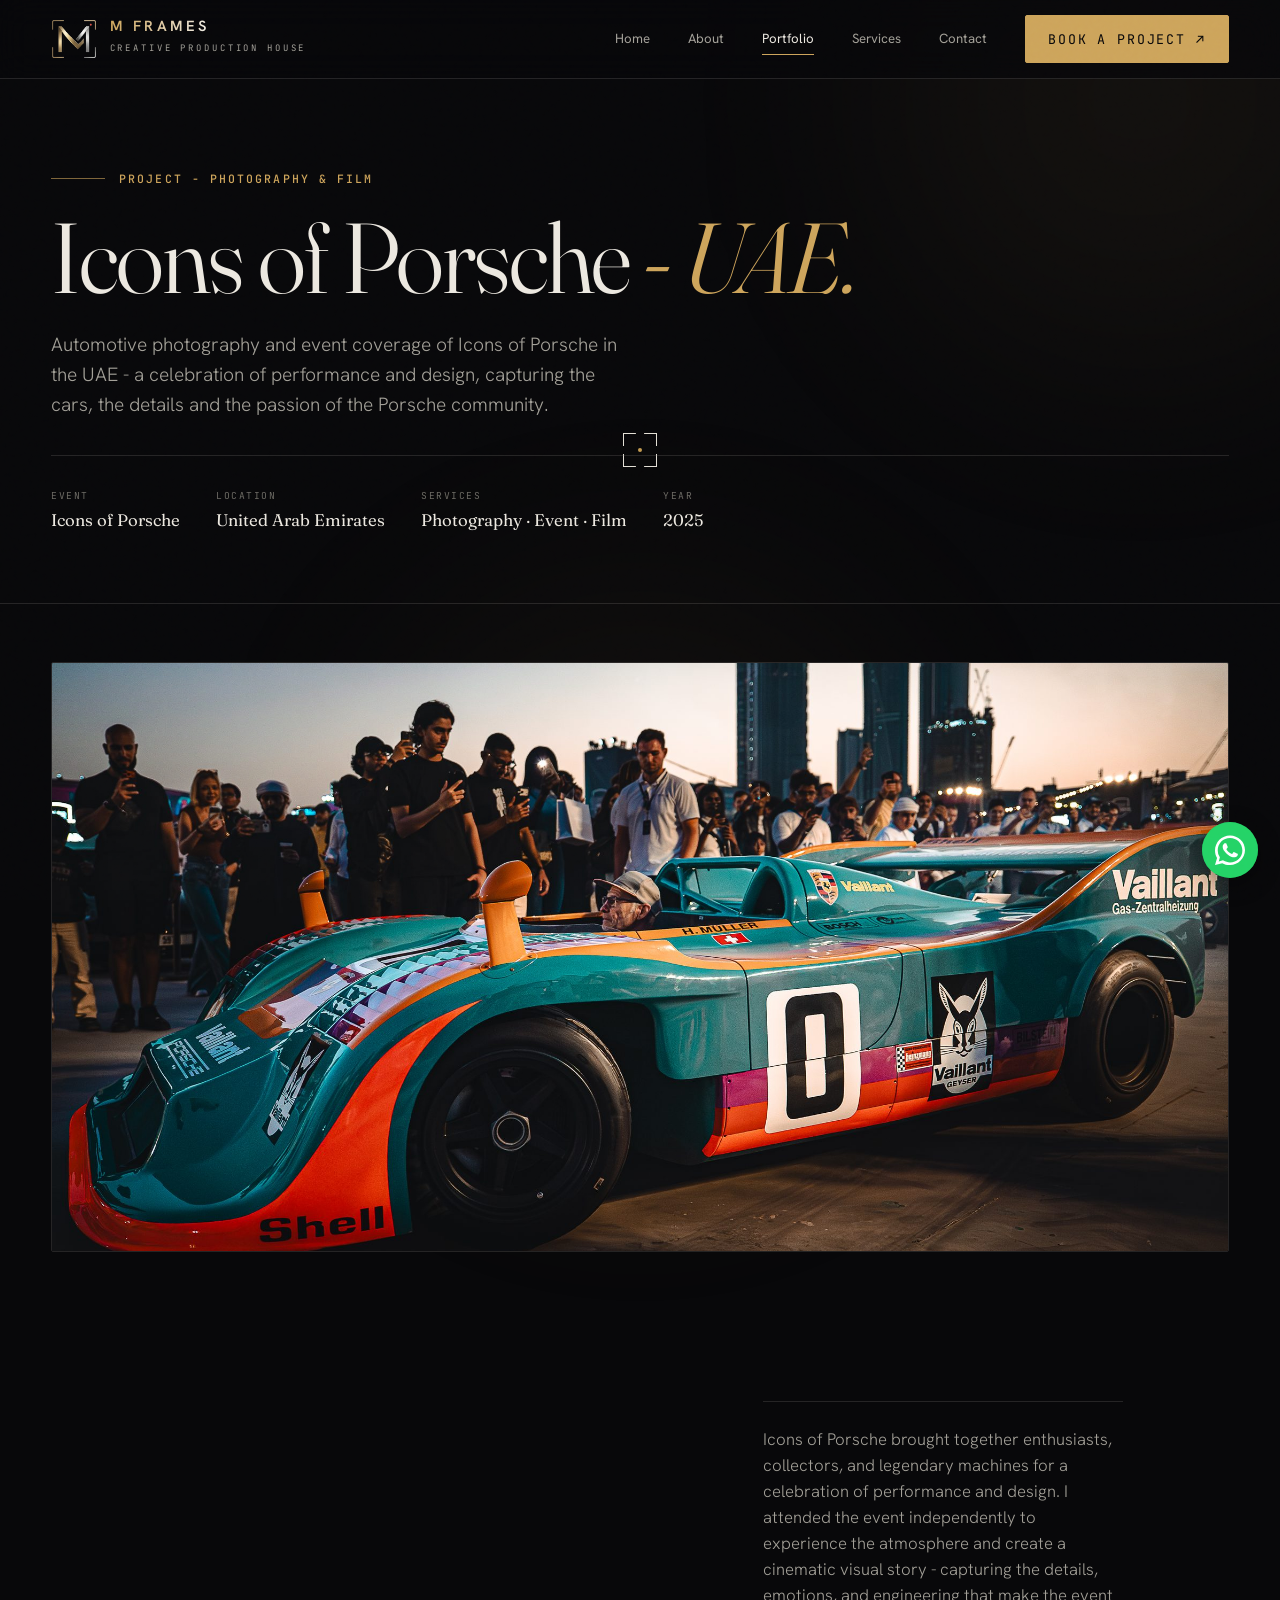
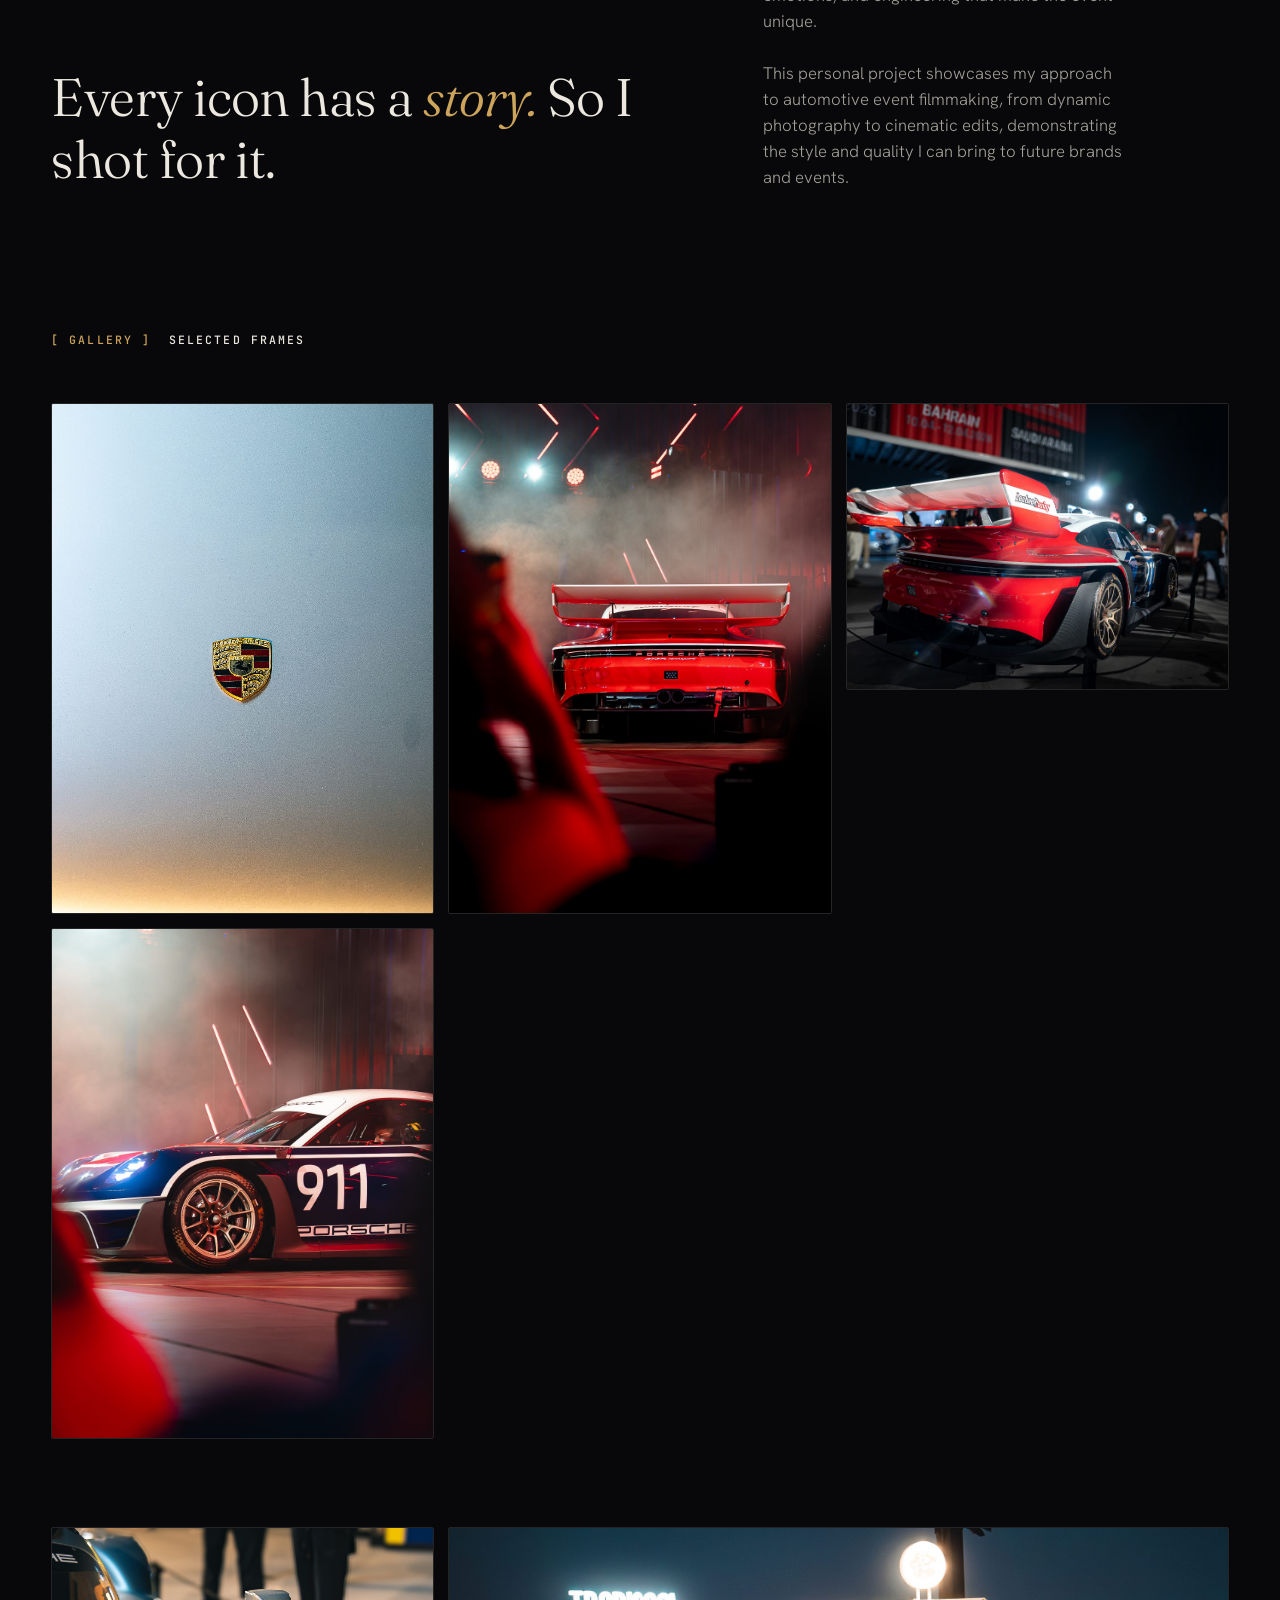
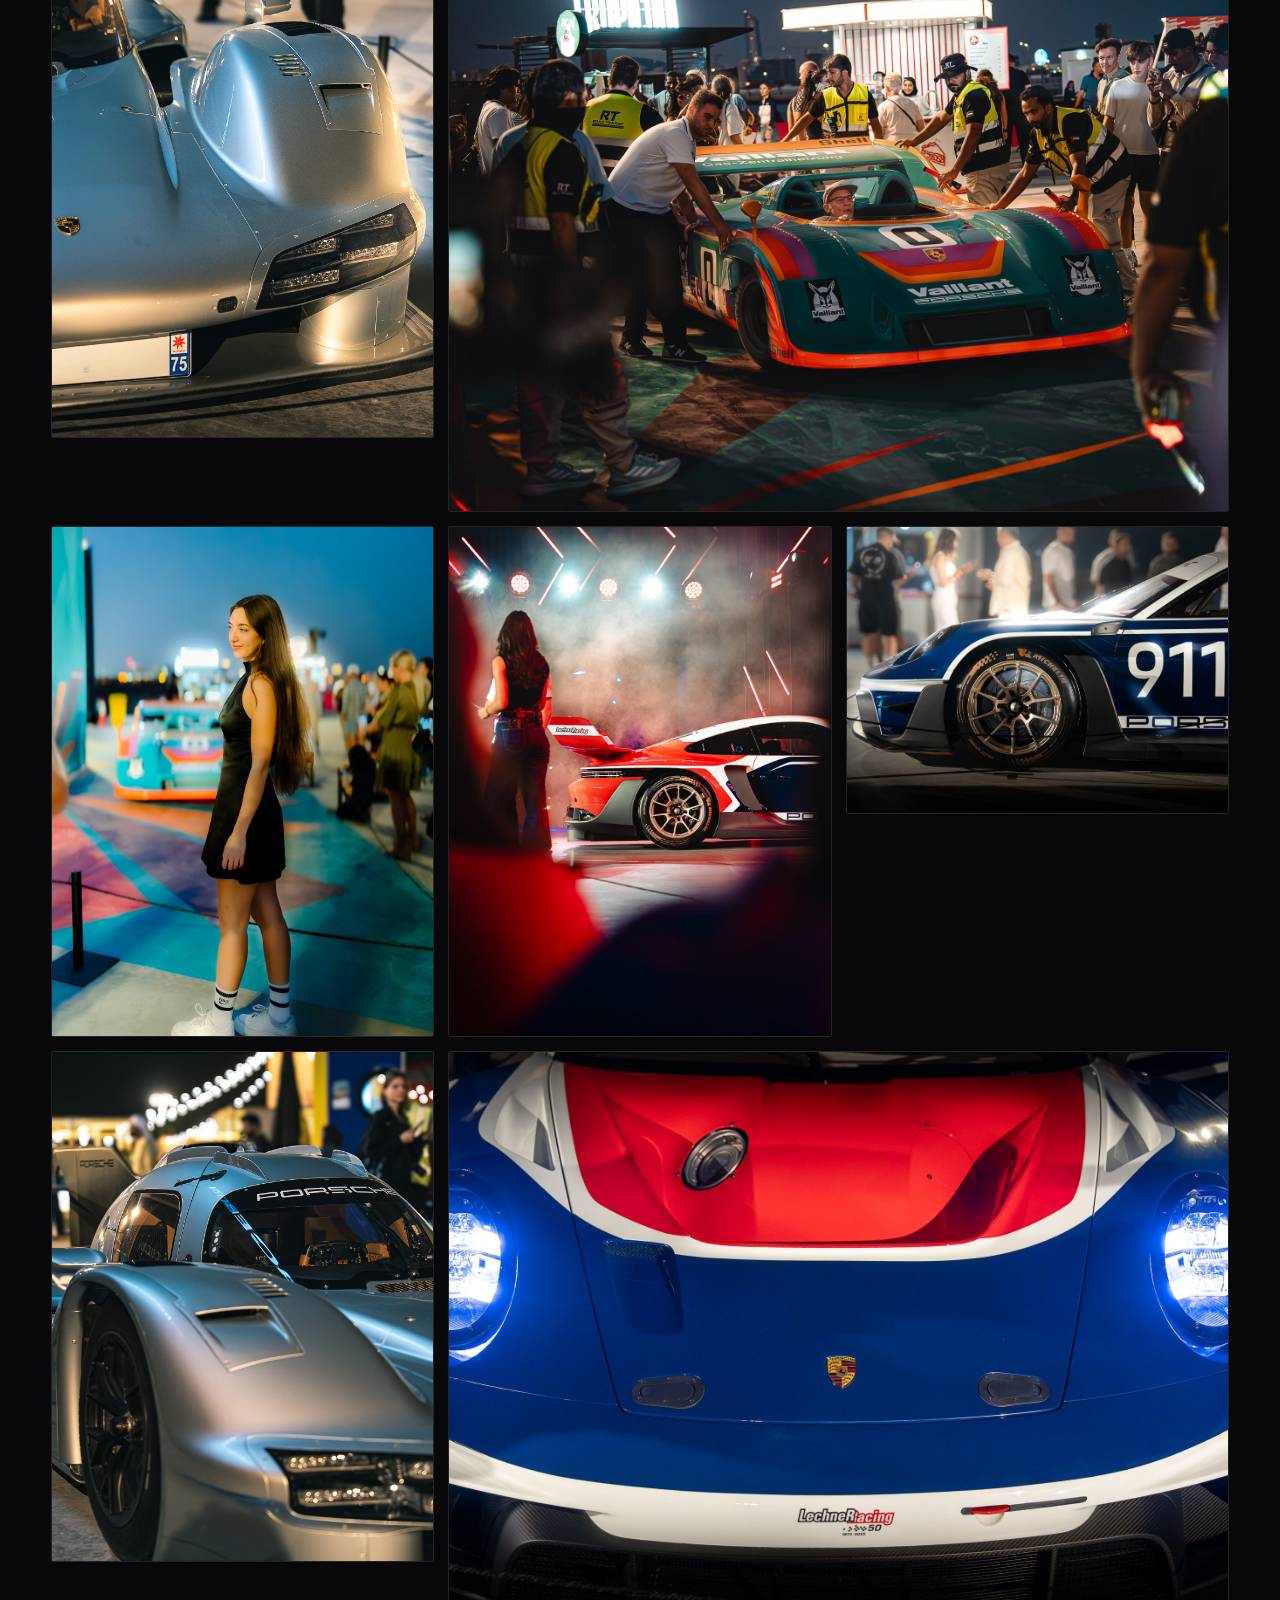
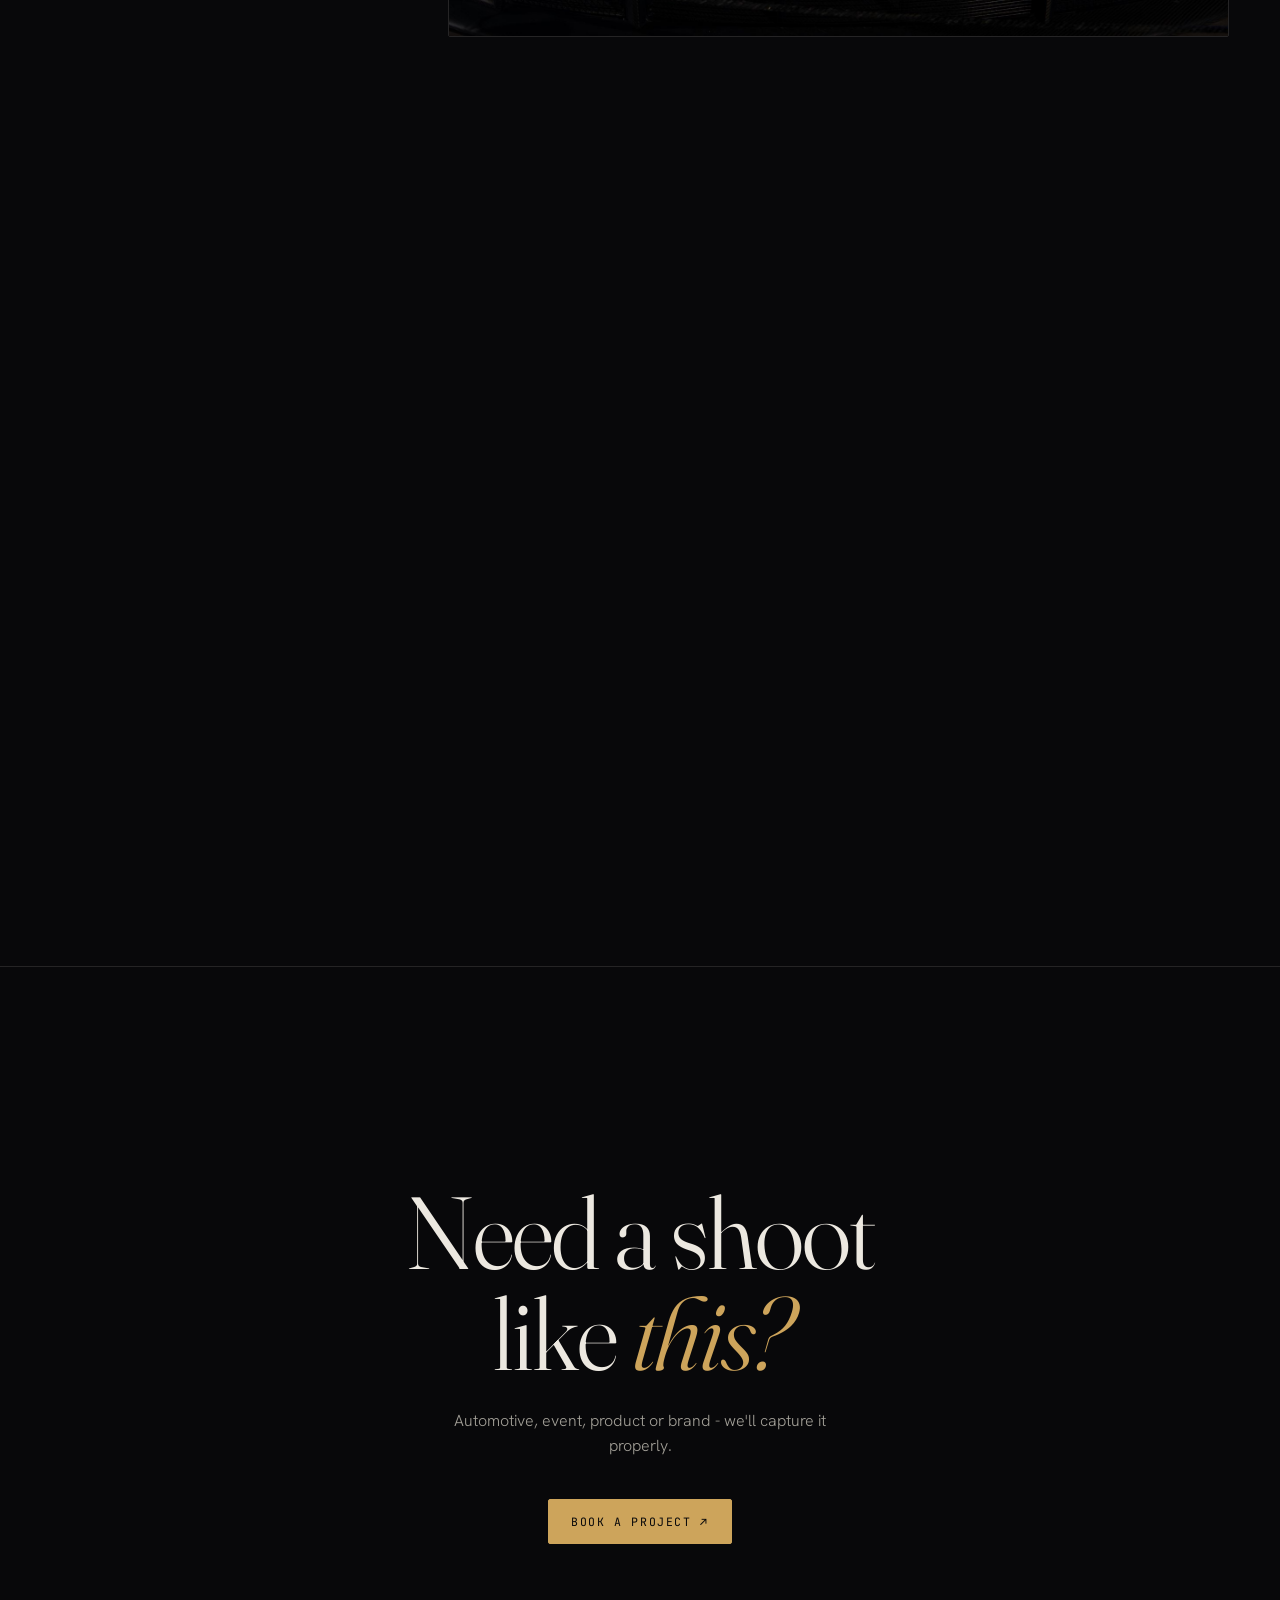
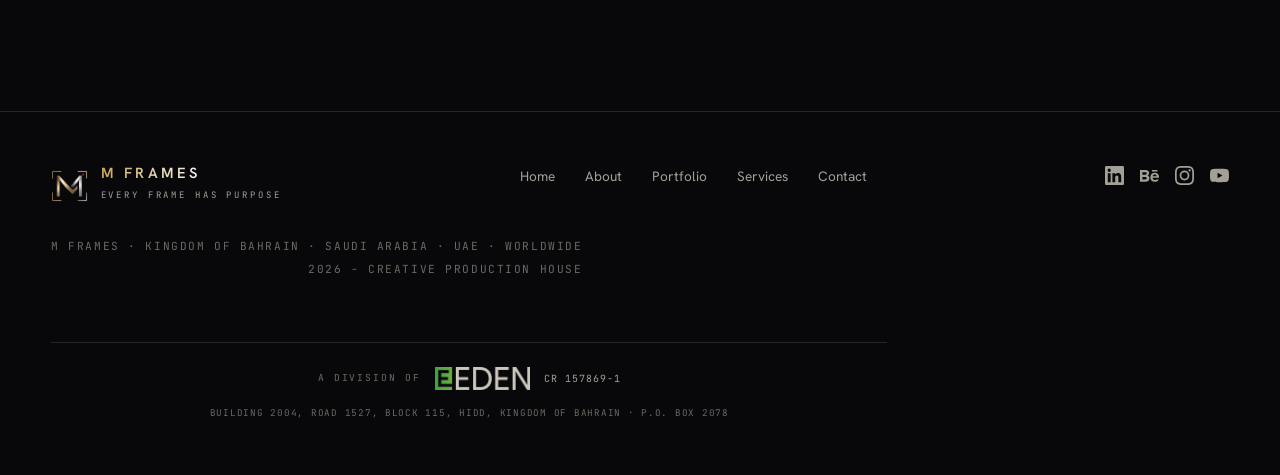
<file: icons-of-porsche.html>
<!DOCTYPE html>
<html lang="en">
<head>
<meta charset="UTF-8" /><meta name="viewport" content="width=device-width, initial-scale=1.0" />
<title>Icons of Porsche - UAE · Project - M Frames</title>
<meta name="description" content="Automotive photography, event coverage and two short films from Icons of Porsche in the UAE - classic and modern Porsche icons captured across the show." />
<link rel="preconnect" href="https://fonts.googleapis.com" /><link rel="preconnect" href="https://fonts.gstatic.com" crossorigin />
<link href="https://fonts.googleapis.com/css2?family=Fraunces:ital,opsz,wght@0,9..144,300..900;1,9..144,300..800&family=Hanken+Grotesk:wght@300;400;500;600&family=JetBrains+Mono:wght@400;500&display=swap" rel="stylesheet" />
<link rel="icon" href="img/favicon.png" />
<link rel="stylesheet" href="styles.css" />
<meta property="og:type" content="website" />
<meta property="og:site_name" content="M Frames" />
<meta property="og:title" content="Icons of Porsche - UAE · Project - M Frames" />
<meta property="og:description" content="Automotive photography, event coverage and two short films from Icons of Porsche in the UAE - classic and modern Porsche icons captured across the show." />
<meta property="og:url" content="https://mframes.studio/icons-of-porsche.html" />
<meta property="og:image" content="https://mframes.studio/img/og-cover.jpg" />
<meta property="og:image:width" content="1200" />
<meta property="og:image:height" content="630" />
<meta property="og:image:alt" content="M Frames - Creative Production House" />
<meta name="twitter:card" content="summary_large_image" />
<meta name="twitter:title" content="Icons of Porsche - UAE · Project - M Frames" />
<meta name="twitter:description" content="Automotive photography, event coverage and two short films from Icons of Porsche in the UAE - classic and modern Porsche icons captured across the show." />
<meta name="twitter:image" content="https://mframes.studio/img/og-cover.jpg" />
<link rel="canonical" href="https://mframes.studio/icons-of-porsche.html" />
<meta name="theme-color" content="#0d0d12" />
<script type="application/ld+json">
{
  "@context": "https://schema.org",
  "@type": "Organization",
  "name": "M Frames",
  "alternateName": "M Frames Creative Production House",
  "url": "https://mframes.studio/",
  "logo": "https://mframes.studio/img/mark.png",
  "image": "https://mframes.studio/img/og-cover.jpg",
  "description": "M Frames is a creative production house helping brands, businesses, creators and individuals tell meaningful stories through photography, videography, editing and creative direction.",
  "founder": {
    "@type": "Person",
    "name": "Kevin Joseph Sunil"
  },
  "email": "creative@mframes.studio",
  "telephone": "+973 3452 6231",
  "areaServed": [
    "Kingdom of Bahrain",
    "United Arab Emirates",
    "Saudi Arabia",
    "Worldwide"
  ],
  "sameAs": [
    "https://www.instagram.com/mframes.studio",
    "https://www.linkedin.com/in/kevin-sunil-a0031a241/",
    "https://www.behance.net/kkpp12",
    "https://www.youtube.com/@MizhiyilFrames"
  ],
  "parentOrganization": {
    "@type": "Organization",
    "name": "Al Eden International Co. W.L.L",
    "identifier": "157869-1"
  },
  "address": {
    "@type": "PostalAddress",
    "streetAddress": "Building 2004, Road 1527, Block 115",
    "addressLocality": "Hidd",
    "addressRegion": "Muharraq Governorate",
    "postalCode": "P.O. Box 2078",
    "addressCountry": "BH"
  }
}
</script>
<meta name="google-site-verification" content="KUumf7dgUhij5nPJOiQT5msT2_h4BVWpeBZfWFdiGUM" />
<link rel="preload" as="image" href="img/porsche/iop-feature.jpg" fetchpriority="high" />
</head>
<body>
<div class="grain"></div>
<div class="glow" style="width:520px;height:520px;background:rgba(205,164,91,.12);top:-160px;right:-120px"></div>
<div class="cursor" id="cursor"><span class="dot"></span></div>

<header id="header" class="solid">
  <div class="wrap nav">
    <a href="/" class="brand"><img class="mark" src="img/mark.png" alt="M Frames" /><span class="brand-tx"><b>M&nbsp;FRAMES</b><span>Creative Production House</span></span></a>
    <nav class="nav-links" id="menu"><a href="/" class="lnk">Home</a><a href="studio.html" class="lnk">About</a><a href="work.html" class="lnk active">Portfolio</a><a href="services.html" class="lnk">Services</a><a href="contact.html" class="lnk">Contact</a><a href="contact.html" class="btn">Book a project ↗︎</a></nav>
    <button class="burger" id="burger" aria-label="Menu"><span></span><span></span><span></span></button>
  </div>
</header>

<section class="page-hero">
  <div class="wrap">
    <div class="eyebrow" data-reveal><span class="ln"></span><span class="mono">Project - Photography &amp; Film</span></div>
    <h1 data-reveal data-d="1">Icons of Porsche <em style="font-style:italic;color:var(--acid)">- UAE.</em></h1>
    <p data-reveal data-d="2">Automotive photography and event coverage of Icons of Porsche in the UAE - a celebration of performance and design, capturing the cars, the details and the passion of the Porsche community.</p>
    <div class="case-meta" data-reveal data-d="3">
      <div class="cm"><span>Event</span><b>Icons of Porsche</b></div>
      <div class="cm"><span>Location</span><b>United Arab Emirates</b></div>
      <div class="cm"><span>Services</span><b>Photography · Event · Film</b></div>
      <div class="cm"><span>Year</span><b>2025</b></div>
    </div>
  </div>
</section>

<section class="blk" style="padding-top:clamp(30px,4vw,50px)">
  <div class="wrap">
    <div class="feature-img" data-reveal><img fetchpriority="high" src="img/porsche/iop-feature.jpg" alt="Icons of Porsche - Gulf 917 against the skyline" /></div>
  </div>
</section>

<section class="blk" style="padding-top:0">
  <div class="wrap">
    <div class="intro-grid">
      <p class="statement" data-reveal>Every icon has a <em>story.</em> So I shot for it.</p>
      <div class="side" data-reveal data-d="2">Icons of Porsche brought together enthusiasts, collectors, and legendary machines for a celebration of performance and design. I attended the event independently to experience the atmosphere and create a cinematic visual story - capturing the details, emotions, and engineering that make the event unique.<br><br>This personal project showcases my approach to automotive event filmmaking, from dynamic photography to cinematic edits, demonstrating the style and quality I can bring to future brands and events.</div>
    </div>
  </div>
</section>

<section class="blk" style="padding-top:0">
  <div class="wrap">
    <div class="sec-head" data-reveal><span class="mono idx">[ Gallery ]</span><span class="mono">Selected frames</span></div>
    <div class="gallery">
      <div class="gphoto tall" data-reveal data-d="1"><img loading="lazy" src="img/porsche/iop04.jpg" alt="Icons of Porsche - the crest" /></div>
      <div class="gphoto tall" data-reveal data-d="2"><img loading="lazy" src="img/porsche/iop13.jpg" alt="Icons of Porsche - GT3 R rennsport in smoke" /></div>
      <div class="gphoto" data-reveal data-d="1"><img loading="lazy" src="img/porsche/iop07.jpg" alt="Icons of Porsche - GT3 RS at night" /></div>
      <div class="gphoto tall" data-reveal><img loading="lazy" src="img/porsche/iop06.jpg" alt="Icons of Porsche - race car on stage" /></div>
      <div class="gphoto wide" data-reveal><img loading="lazy" src="img/porsche/iop03.jpg" alt="Icons of Porsche - 911 GT3 R in smoke" /></div>
      <div class="gphoto tall" data-reveal><img loading="lazy" src="img/porsche/iop08.jpg" alt="Icons of Porsche - prototype, low angle" /></div>
      <div class="gphoto wide" data-reveal data-d="1"><img loading="lazy" src="img/porsche/iop09.jpg" alt="Icons of Porsche - 917 at dusk" /></div>
      <div class="gphoto tall" data-reveal><img loading="lazy" src="img/porsche/iop10.jpg" alt="Icons of Porsche - the atmosphere" /></div>
      <div class="gphoto tall" data-reveal data-d="1"><img loading="lazy" src="img/porsche/iop11.jpg" alt="Icons of Porsche - stage reveal" /></div>
      <div class="gphoto" data-reveal data-d="2"><img loading="lazy" src="img/porsche/iop12.jpg" alt="Icons of Porsche - 911 side" /></div>
      <div class="gphoto tall" data-reveal><img loading="lazy" src="img/porsche/iop01.jpg" alt="Icons of Porsche - prototype, front" /></div>
      <div class="gphoto wide" data-reveal data-d="1"><img loading="lazy" src="img/porsche/iop02.jpg" alt="Icons of Porsche - 911 under the lights" /></div>
    </div>
  </div>
</section>

<section class="blk" style="padding-top:0">
  <div class="wrap">
    <div class="sec-head" data-reveal><span class="mono idx">[ Films ]</span><span class="mono">Motion from the night</span></div>
    <div class="films vid-pair">
      <figure data-reveal><video controls preload="metadata" playsinline poster="img/porsche/film1-poster.jpg"><source src="video/iop-film1.mp4" type="video/mp4" /></video><figcaption>Cinematic edit</figcaption></figure>
      <figure data-reveal data-d="1"><video controls preload="metadata" playsinline poster="img/porsche/film2-poster.jpg"><source src="video/iop-film2.mp4" type="video/mp4" /></video><figcaption>Highlights</figcaption></figure>
    </div>
  </div>
</section>

<section class="cta">
  <div class="glow" style="width:520px;height:520px;background:rgba(205,164,91,.12);bottom:-220px;left:50%;transform:translateX(-50%)"></div>
  <div class="wrap" style="position:relative;z-index:2"><span class="mono idx" style="color:var(--acid)" data-reveal>[ Your project next ]</span><h2 data-reveal data-d="1" style="margin-top:24px">Need a shoot<br>like <em>this?</em></h2><p class="sub" data-reveal data-d="2">Automotive, event, product or brand - we'll capture it properly.</p><a href="contact.html" class="btn" data-reveal data-d="3">Book a project ↗︎</a></div>
</section>

<footer>
  <div class="wrap foot">
    <a href="/" class="brand"><img class="mark" src="img/mark.png" alt="M Frames" /><span class="brand-tx"><b>M&nbsp;FRAMES</b><span>Every frame has purpose</span></span></a>
    <div class="foot-nav"><a href="/">Home</a><a href="studio.html">About</a><a href="work.html">Portfolio</a><a href="services.html">Services</a><a href="contact.html">Contact</a></div>
    <div class="foot-social">
      <a href="https://www.linkedin.com/in/kevin-sunil-a0031a241/" target="_blank" rel="noopener" aria-label="LinkedIn"><svg viewBox="0 0 24 24"><path d="M20.447 20.452h-3.554v-5.569c0-1.328-.027-3.037-1.852-3.037-1.853 0-2.136 1.445-2.136 2.939v5.667H9.351V9h3.414v1.561h.046c.477-.9 1.637-1.85 3.37-1.85 3.601 0 4.267 2.37 4.267 5.455v6.286zM5.337 7.433a2.062 2.062 0 0 1-2.063-2.065 2.064 2.064 0 1 1 2.063 2.065zm1.782 13.019H3.555V9h3.564v11.452zM22.225 0H1.771C.792 0 0 .774 0 1.729v20.542C0 23.227.792 24 1.771 24h20.451C23.2 24 24 23.227 24 22.271V1.729C24 .774 23.2 0 22.222 0h.003z"/></svg></a>
      <a href="https://www.behance.net/kkpp12" target="_blank" rel="noopener" aria-label="Behance"><svg viewBox="0 0 24 24"><path d="M22 7h-7V5h7v2zm1.726 10c-.442 1.297-2.029 3-5.101 3-3.074 0-5.564-1.729-5.564-5.675 0-3.91 2.325-5.92 5.466-5.92 3.082 0 4.964 1.782 5.375 4.426.078.506.109 1.188.095 2.14H15.97c.13 3.211 3.483 3.312 4.588 2.029h3.168zm-7.686-4h4.965c-.105-1.547-1.136-2.219-2.477-2.219-1.466 0-2.277.768-2.488 2.219zm-9.574 6.988H0V5.021h6.953c5.476.081 5.58 5.444 2.72 6.906 3.461 1.26 3.577 8.061-3.207 8.061zM3 11h3.584c2.508 0 2.906-3-.312-3H3v3zm3.391 3H3v3.016h3.341c3.055 0 2.868-3.016.05-3.016z"/></svg></a>
      <a href="https://www.instagram.com/mframes.studio" target="_blank" rel="noopener" aria-label="Instagram"><svg viewBox="0 0 24 24"><path d="M12 2.163c3.204 0 3.584.012 4.85.07 3.252.148 4.771 1.691 4.919 4.919.058 1.265.069 1.645.069 4.849 0 3.205-.012 3.584-.069 4.849-.149 3.225-1.664 4.771-4.919 4.919-1.266.058-1.644.07-4.85.07-3.204 0-3.584-.012-4.849-.07-3.26-.149-4.771-1.699-4.919-4.92-.058-1.265-.07-1.644-.07-4.849 0-3.204.013-3.583.07-4.849.149-3.227 1.664-4.771 4.919-4.919 1.266-.057 1.645-.069 4.849-.069zm0-2.163c-3.259 0-3.667.014-4.947.072-4.358.2-6.78 2.618-6.98 6.98-.059 1.281-.073 1.689-.073 4.948 0 3.259.014 3.668.072 4.948.2 4.358 2.618 6.78 6.98 6.98 1.281.058 1.689.072 4.948.072 3.259 0 3.668-.014 4.948-.072 4.354-.2 6.782-2.618 6.979-6.98.059-1.28.073-1.689.073-4.948 0-3.259-.014-3.667-.072-4.947-.196-4.354-2.617-6.78-6.979-6.98-1.281-.059-1.69-.073-4.949-.073zm0 5.838a6.162 6.162 0 1 0 0 12.324 6.162 6.162 0 0 0 0-12.324zM12 16a4 4 0 1 1 0-8 4 4 0 0 1 0 8zm6.406-11.845a1.44 1.44 0 1 0 0 2.881 1.44 1.44 0 0 0 0-2.881z"/></svg></a>
      <a href="https://www.youtube.com/@MizhiyilFrames" target="_blank" rel="noopener" aria-label="YouTube"><svg viewBox="0 0 24 24"><path d="M23.498 6.186a3.016 3.016 0 0 0-2.122-2.136C19.505 3.545 12 3.545 12 3.545s-7.505 0-9.377.505A3.017 3.017 0 0 0 .502 6.186C0 8.07 0 12 0 12s0 3.93.502 5.814a3.016 3.016 0 0 0 2.122 2.136c1.871.505 9.376.505 9.376.505s7.505 0 9.377-.505a3.015 3.015 0 0 0 2.122-2.136C24 15.93 24 12 24 12s0-3.93-.502-5.814zM9.545 15.568V8.432L15.818 12l-6.273 3.568z"/></svg></a>
    </div>
    <div class="foot-meta">M Frames · Kingdom of Bahrain · Saudi Arabia · UAE · Worldwide<br><span id="yr"></span> - Creative Production House</div>
    <div class="foot-eden">
      <span class="fe-label">A division of</span>
      <img class="fe-mark" src="img/eden-logo.png" alt="Al Eden International Co. W.L.L" />
      <span class="fe-meta">CR 157869-1</span>
      <span class="fe-addr">Building 2004, Road 1527, Block 115, Hidd, Kingdom of Bahrain &middot; P.O. Box 2078</span>
    </div>

  </div>
</footer>
<script src="site.js"></script>
<a class="wa-float" href="https://wa.me/97334526231?text=Hello%20M%20Frames%2C%20I%27d%20like%20to%20discuss%20a%20project." target="_blank" rel="noopener" aria-label="Chat on WhatsApp"><svg viewBox="0 0 32 32"><path d="M16 .4C7.2.4 0 7.5 0 16.4c0 2.9.8 5.6 2.2 8.1L0 32l7.7-2c2.4 1.3 5.1 2 7.9 2h.4C24.8 32 32 24.8 32 16S24.8.4 16 .4zm0 28.8c-2.5 0-4.9-.7-7-1.9l-.5-.3-4.5 1.2 1.2-4.4-.3-.5a13 13 0 0 1-2-6.9C2.8 9.1 8.7 3.2 16 3.2S29.2 9.1 29.2 16.4 23.3 29.2 16 29.2zm7.3-9.6c-.4-.2-2.4-1.2-2.7-1.3-.4-.1-.6-.2-.9.2-.3.4-1 1.3-1.2 1.5-.2.3-.4.3-.8.1-.4-.2-1.7-.6-3.2-2-1.2-1-2-2.3-2.2-2.7-.2-.4 0-.6.2-.8l.6-.7c.2-.2.3-.4.4-.7.1-.3.1-.5 0-.7-.1-.2-.9-2.1-1.2-2.9-.3-.8-.6-.7-.9-.7h-.8c-.3 0-.7.1-1 .5-.4.4-1.4 1.3-1.4 3.3s1.4 3.8 1.6 4.1c.2.3 2.8 4.3 6.8 6 .9.4 1.7.6 2.3.8 1 .3 1.8.3 2.5.2.8-.1 2.3-1 2.7-1.9.3-.9.3-1.7.2-1.9-.1-.1-.4-.2-.8-.4z"/></svg></a>
</body>
</html>
</file>
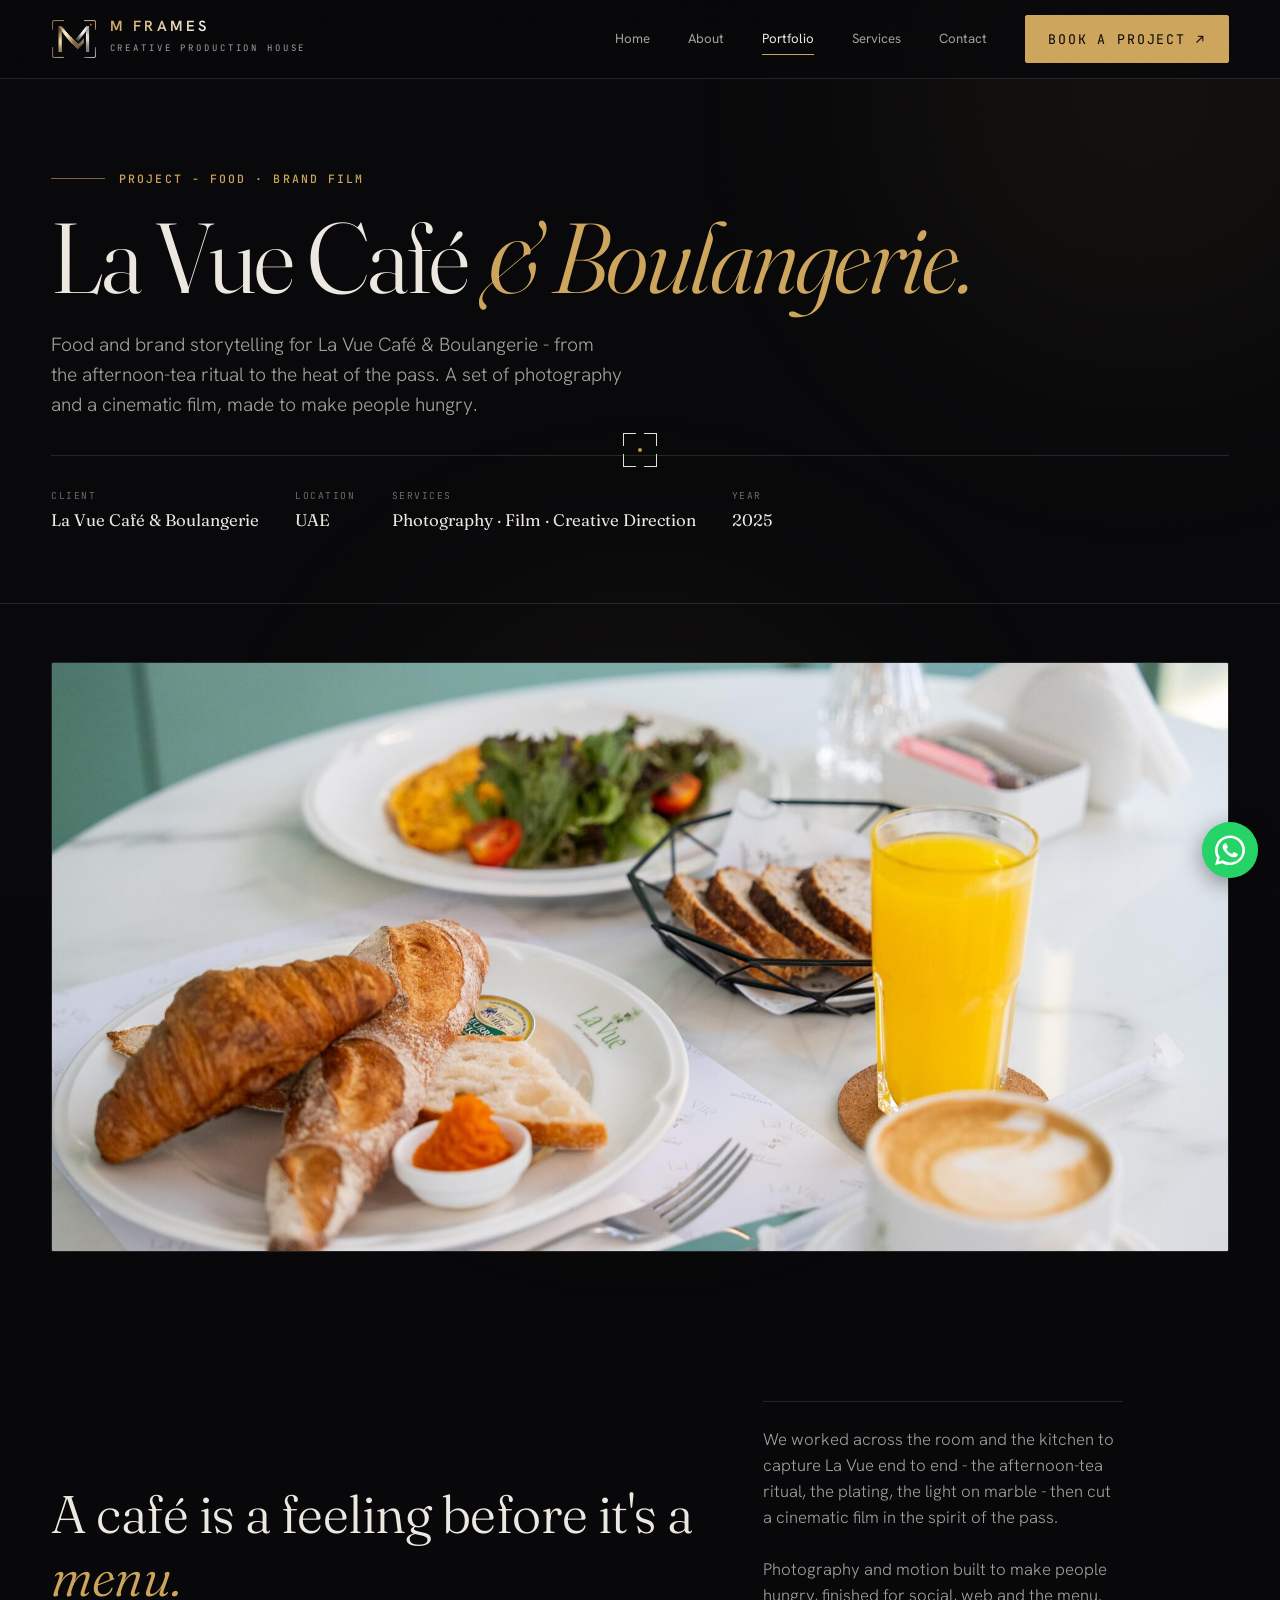
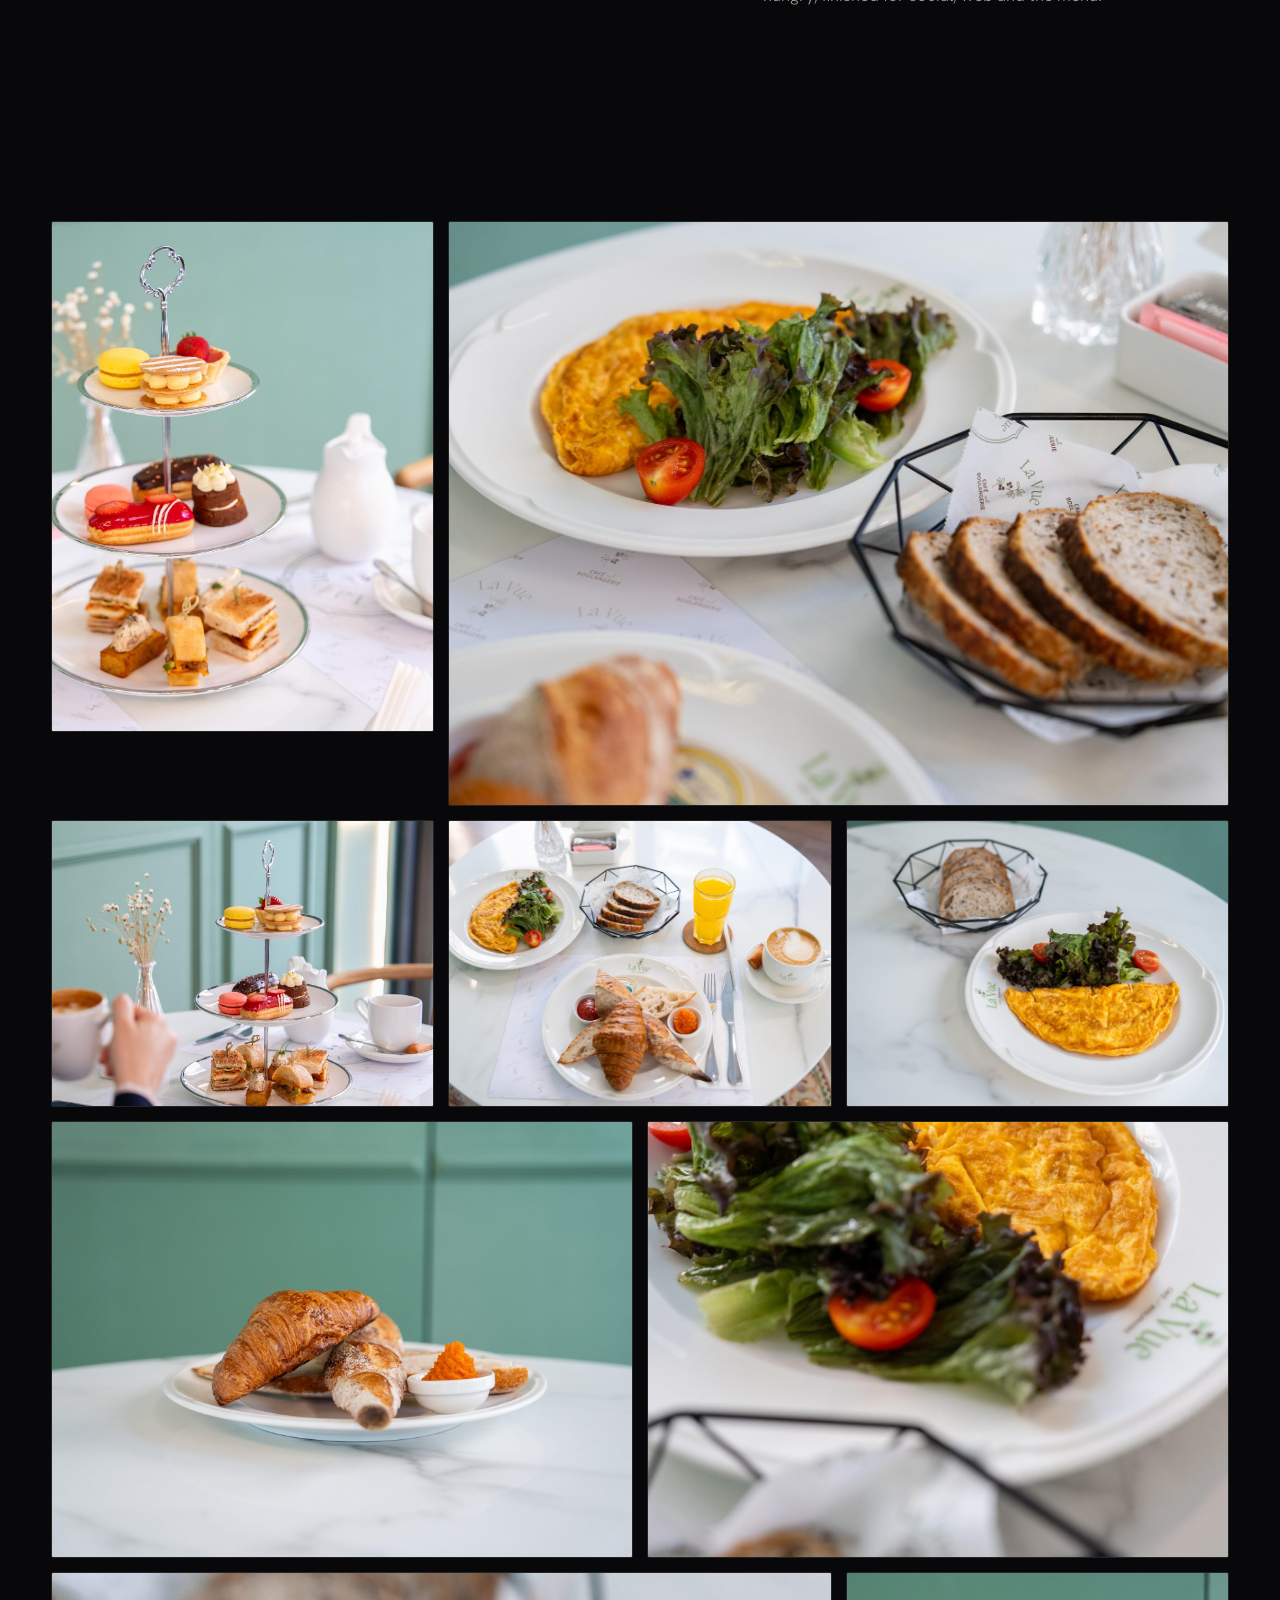
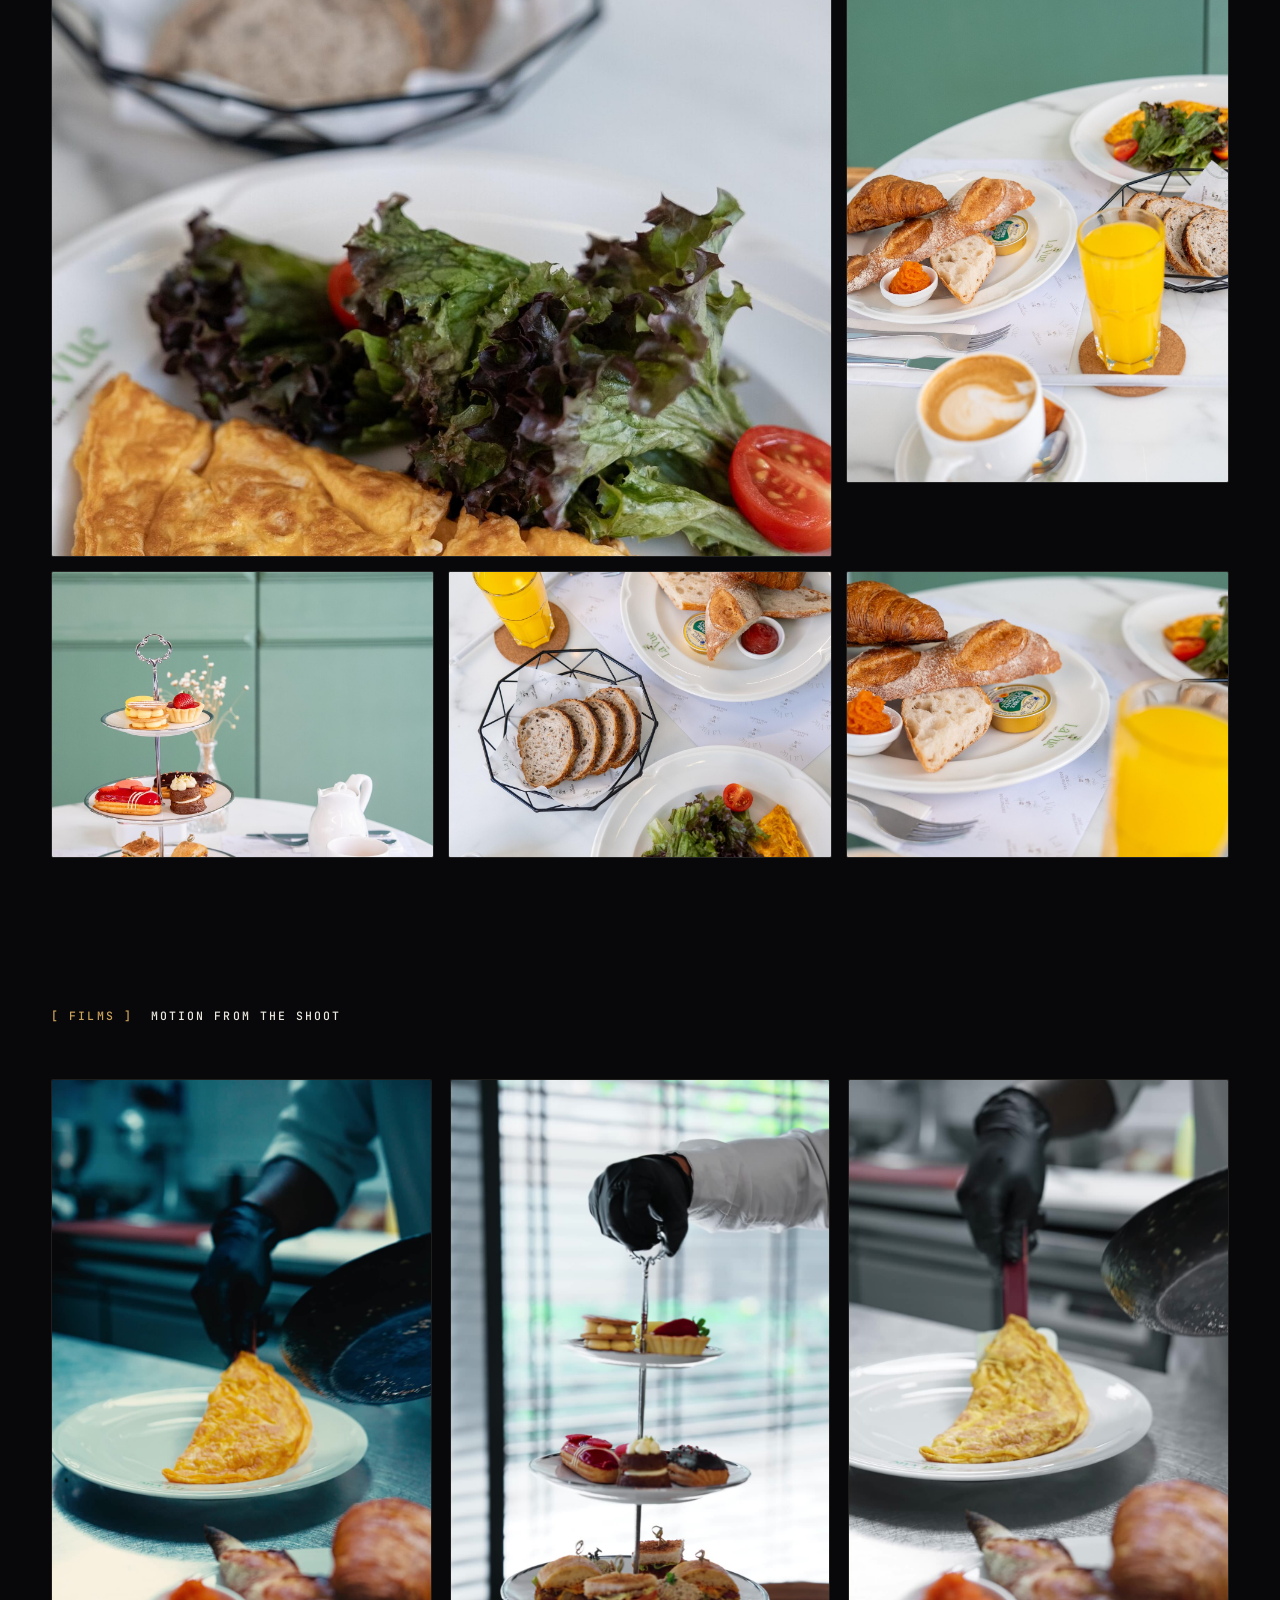
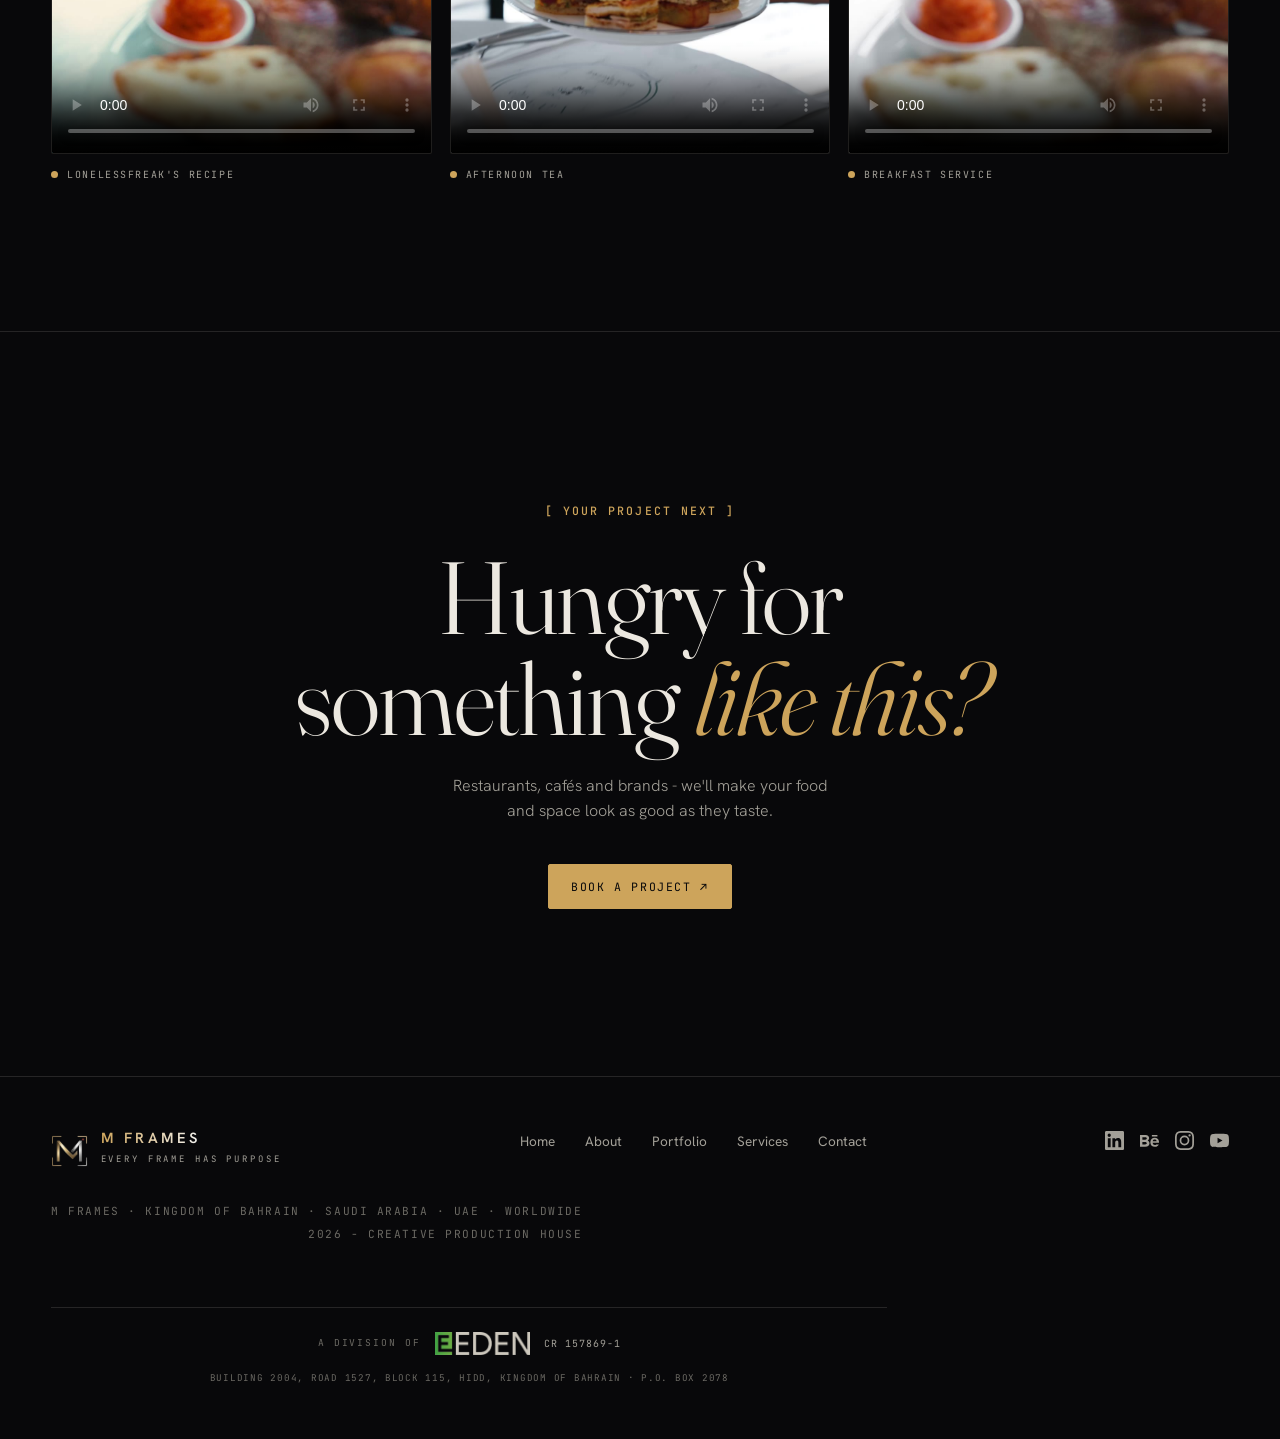
<file: la-vue.html>
<!DOCTYPE html>
<html lang="en">
<head>
<meta charset="UTF-8" /><meta name="viewport" content="width=device-width, initial-scale=1.0" />
<title>La Vue Café &amp; Boulangerie - Food &amp; Brand Film · Project - M Frames</title>
<meta name="description" content="Food and brand storytelling for La Vue Café & Boulangerie - afternoon tea, breakfast service and a cinematic film, shot by M Frames for social, web and menu." />
<link rel="preconnect" href="https://fonts.googleapis.com" /><link rel="preconnect" href="https://fonts.gstatic.com" crossorigin />
<link href="https://fonts.googleapis.com/css2?family=Fraunces:ital,opsz,wght@0,9..144,300..900;1,9..144,300..800&family=Hanken+Grotesk:wght@300;400;500;600&family=JetBrains+Mono:wght@400;500&display=swap" rel="stylesheet" />
<link rel="icon" href="img/favicon.png" />
<link rel="stylesheet" href="styles.css" />
<style>
.reels{display:grid;grid-template-columns:repeat(3,1fr);gap:18px;margin:8px 0;align-items:start}
.reels figure{margin:0}
.reels video{width:100%;height:auto;max-height:80vh;display:block;border:1px solid var(--line);border-radius:var(--r);background:#000}
.reels figcaption{font-family:"JetBrains Mono",monospace;font-size:.62rem;letter-spacing:.16em;text-transform:uppercase;color:var(--bone-dim);margin-top:13px;display:flex;align-items:center;gap:9px}
.reels figcaption::before{content:"";width:7px;height:7px;border-radius:50%;background:var(--acid);flex:none}
@media(max-width:760px){.reels{grid-template-columns:1fr;max-width:460px;margin-inline:auto}}
</style>
<meta property="og:type" content="website" />
<meta property="og:site_name" content="M Frames" />
<meta property="og:title" content="La Vue Café &amp; Boulangerie - Food &amp; Brand Film · Project - M Frames" />
<meta property="og:description" content="Food and brand storytelling for La Vue Café & Boulangerie - afternoon tea, breakfast service and a cinematic film, shot by M Frames." />
<meta property="og:url" content="https://mframes.studio/la-vue.html" />
<meta property="og:image" content="https://mframes.studio/img/og-cover.jpg" />
<meta property="og:image:width" content="1200" />
<meta property="og:image:height" content="630" />
<meta property="og:image:alt" content="M Frames - Creative Production House" />
<meta name="twitter:card" content="summary_large_image" />
<meta name="twitter:title" content="La Vue Café &amp; Boulangerie - Food &amp; Brand Film · Project - M Frames" />
<meta name="twitter:description" content="Food and brand storytelling for La Vue Café & Boulangerie - afternoon tea, breakfast service and a cinematic film, shot by M Frames." />
<meta name="twitter:image" content="https://mframes.studio/img/og-cover.jpg" />
<link rel="canonical" href="https://mframes.studio/la-vue.html" />
<meta name="theme-color" content="#0d0d12" />
<script type="application/ld+json">
{
  "@context": "https://schema.org",
  "@type": "Organization",
  "name": "M Frames",
  "alternateName": "M Frames Creative Production House",
  "url": "https://mframes.studio/",
  "logo": "https://mframes.studio/img/mark.png",
  "image": "https://mframes.studio/img/og-cover.jpg",
  "description": "M Frames is a creative production house helping brands, businesses, creators and individuals tell meaningful stories through photography, videography, editing and creative direction.",
  "founder": {
    "@type": "Person",
    "name": "Kevin Joseph Sunil"
  },
  "email": "creative@mframes.studio",
  "telephone": "+973 3452 6231",
  "areaServed": [
    "Kingdom of Bahrain",
    "United Arab Emirates",
    "Saudi Arabia",
    "Worldwide"
  ],
  "sameAs": [
    "https://www.instagram.com/mframes.studio",
    "https://www.linkedin.com/in/kevin-sunil-a0031a241/",
    "https://www.behance.net/kkpp12",
    "https://www.youtube.com/@MizhiyilFrames"
  ],
  "parentOrganization": {
    "@type": "Organization",
    "name": "Al Eden International Co. W.L.L",
    "identifier": "157869-1"
  },
  "address": {
    "@type": "PostalAddress",
    "streetAddress": "Building 2004, Road 1527, Block 115",
    "addressLocality": "Hidd",
    "addressRegion": "Muharraq Governorate",
    "postalCode": "P.O. Box 2078",
    "addressCountry": "BH"
  }
}
</script>
<meta name="google-site-verification" content="KUumf7dgUhij5nPJOiQT5msT2_h4BVWpeBZfWFdiGUM" />
<link rel="preload" as="image" href="img/lavue/lv02.jpg" fetchpriority="high" />
</head>
<body>
<div class="grain"></div>
<div class="glow" style="width:520px;height:520px;background:rgba(205,164,91,.12);top:-160px;right:-120px"></div>
<div class="cursor" id="cursor"><span class="dot"></span></div>

<header id="header" class="solid">
  <div class="wrap nav">
    <a href="/" class="brand"><img class="mark" src="img/mark.png" alt="M Frames" /><span class="brand-tx"><b>M&nbsp;FRAMES</b><span>Creative Production House</span></span></a>
    <nav class="nav-links" id="menu"><a href="/" class="lnk">Home</a><a href="studio.html" class="lnk">About</a><a href="work.html" class="lnk active">Portfolio</a><a href="services.html" class="lnk">Services</a><a href="contact.html" class="lnk">Contact</a><a href="contact.html" class="btn">Book a project ↗︎</a></nav>
    <button class="burger" id="burger" aria-label="Menu"><span></span><span></span><span></span></button>
  </div>
</header>

<section class="page-hero">
  <div class="wrap">
    <div class="eyebrow" data-reveal><span class="ln"></span><span class="mono">Project - Food · Brand Film</span></div>
    <h1 data-reveal data-d="1">La Vue Café <em style="font-style:italic;color:var(--acid)">&amp; Boulangerie.</em></h1>
    <p data-reveal data-d="2">Food and brand storytelling for La Vue Café &amp; Boulangerie - from the afternoon-tea ritual to the heat of the pass. A set of photography and a cinematic film, made to make people hungry.</p>
    <div class="case-meta" data-reveal data-d="3">
      <div class="cm"><span>Client</span><b>La Vue Café &amp; Boulangerie</b></div>
      <div class="cm"><span>Location</span><b>UAE</b></div>
      <div class="cm"><span>Services</span><b>Photography · Film · Creative Direction</b></div>
      <div class="cm"><span>Year</span><b>2025</b></div>
    </div>
  </div>
</section>

<section class="blk" style="padding-top:clamp(30px,4vw,50px)">
  <div class="wrap">
    <div class="feature-img" data-reveal><img fetchpriority="high" src="img/lavue/lv02.jpg" alt="La Vue Café - breakfast spread on marble" /></div>
  </div>
</section>

<section class="blk" style="padding-top:0">
  <div class="wrap">
    <div class="intro-grid">
      <p class="statement" data-reveal>A café is a feeling before it's a <em>menu.</em></p>
      <div class="side" data-reveal data-d="2">We worked across the room and the kitchen to capture La Vue end to end - the afternoon-tea ritual, the plating, the light on marble - then cut a cinematic film in the spirit of the pass.<br><br>Photography and motion built to make people hungry, finished for social, web and the menu.</div>
    </div>
  </div>
</section>

<section class="blk" style="padding-top:0">
  <div class="wrap">
    <div class="sec-head" data-reveal><span class="mono idx">[ Gallery ]</span><span class="mono">On the table</span></div>
    <div class="gallery">
      <div class="gphoto tall" data-reveal><img loading="lazy" src="img/lavue/lv01.jpg" alt="La Vue Café - afternoon tea tower" /></div>
      <div class="gphoto wide" data-reveal data-d="1"><img loading="lazy" src="img/lavue/lv04.jpg" alt="La Vue Café - breakfast table" /></div>
      <div class="gphoto" data-reveal><img loading="lazy" src="img/lavue/lv03.jpg" alt="La Vue Café - afternoon tea service" /></div>
      <div class="gphoto" data-reveal data-d="1"><img loading="lazy" src="img/lavue/lv05.jpg" alt="La Vue Café - breakfast, overhead" /></div>
      <div class="gphoto" data-reveal data-d="2"><img loading="lazy" src="img/lavue/lv06.jpg" alt="La Vue Café - omelette plate" /></div>
      <div class="gphoto half" data-reveal><img loading="lazy" src="img/lavue/lv07.jpg" alt="La Vue Café - croissant on marble" /></div>
      <div class="gphoto half" data-reveal data-d="1"><img loading="lazy" src="img/lavue/lv08.jpg" alt="La Vue Café - omelette, close up" /></div>
      <div class="gphoto wide" data-reveal><img loading="lazy" src="img/lavue/lv09.jpg" alt="La Vue Café - bread basket and greens" /></div>
      <div class="gphoto tall" data-reveal data-d="1"><img loading="lazy" src="img/lavue/lv10.jpg" alt="La Vue Café - croissant, juice and coffee" /></div>
      <div class="gphoto" data-reveal><img loading="lazy" src="img/lavue/lv11.jpg" alt="La Vue Café - afternoon tea tier" /></div>
      <div class="gphoto" data-reveal data-d="1"><img loading="lazy" src="img/lavue/lv12.jpg" alt="La Vue Café - breakfast, overhead" /></div>
      <div class="gphoto" data-reveal data-d="2"><img loading="lazy" src="img/lavue/lv13.jpg" alt="La Vue Café - croissant and juice" /></div>
    </div>
  </div>
</section>

<section class="blk" style="padding-top:0">
  <div class="wrap">
    <div class="sec-head" data-reveal><span class="mono idx">[ Films ]</span><span class="mono">Motion from the shoot</span></div>
    <div class="reels">
      <figure data-reveal><video controls preload="metadata" playsinline poster="img/lavue/poster-the-bear.jpg"><source src="video/lavue-the-bear.mp4" type="video/mp4" /></video><figcaption>lonelessfreak's recipe</figcaption></figure>
      <figure data-reveal data-d="1"><video controls preload="metadata" playsinline poster="img/lavue/poster-afternoon-tea.jpg"><source src="video/lavue-afternoon-tea.mp4" type="video/mp4" /></video><figcaption>Afternoon tea</figcaption></figure>
      <figure data-reveal data-d="2"><video controls preload="metadata" playsinline poster="img/lavue/poster-breakfast.jpg"><source src="video/lavue-breakfast.mp4" type="video/mp4" /></video><figcaption>Breakfast service</figcaption></figure>
    </div>
  </div>
</section>

<section class="cta">
  <div class="glow" style="width:520px;height:520px;background:rgba(205,164,91,.12);bottom:-220px;left:50%;transform:translateX(-50%)"></div>
  <div class="wrap" style="position:relative;z-index:2"><span class="mono idx" style="color:var(--acid)" data-reveal>[ Your project next ]</span><h2 data-reveal data-d="1" style="margin-top:24px">Hungry for<br>something <em>like this?</em></h2><p class="sub" data-reveal data-d="2">Restaurants, cafés and brands - we'll make your food and space look as good as they taste.</p><a href="contact.html" class="btn" data-reveal data-d="3">Book a project ↗︎</a></div>
</section>

<footer>
  <div class="wrap foot">
    <a href="/" class="brand"><img class="mark" src="img/mark.png" alt="M Frames" /><span class="brand-tx"><b>M&nbsp;FRAMES</b><span>Every frame has purpose</span></span></a>
    <div class="foot-nav"><a href="/">Home</a><a href="studio.html">About</a><a href="work.html">Portfolio</a><a href="services.html">Services</a><a href="contact.html">Contact</a></div>
    <div class="foot-social">
      <a href="https://www.linkedin.com/in/kevin-sunil-a0031a241/" target="_blank" rel="noopener" aria-label="LinkedIn"><svg viewBox="0 0 24 24"><path d="M20.447 20.452h-3.554v-5.569c0-1.328-.027-3.037-1.852-3.037-1.853 0-2.136 1.445-2.136 2.939v5.667H9.351V9h3.414v1.561h.046c.477-.9 1.637-1.85 3.37-1.85 3.601 0 4.267 2.37 4.267 5.455v6.286zM5.337 7.433a2.062 2.062 0 0 1-2.063-2.065 2.064 2.064 0 1 1 2.063 2.065zm1.782 13.019H3.555V9h3.564v11.452zM22.225 0H1.771C.792 0 0 .774 0 1.729v20.542C0 23.227.792 24 1.771 24h20.451C23.2 24 24 23.227 24 22.271V1.729C24 .774 23.2 0 22.222 0h.003z"/></svg></a>
      <a href="https://www.behance.net/kkpp12" target="_blank" rel="noopener" aria-label="Behance"><svg viewBox="0 0 24 24"><path d="M22 7h-7V5h7v2zm1.726 10c-.442 1.297-2.029 3-5.101 3-3.074 0-5.564-1.729-5.564-5.675 0-3.91 2.325-5.92 5.466-5.92 3.082 0 4.964 1.782 5.375 4.426.078.506.109 1.188.095 2.14H15.97c.13 3.211 3.483 3.312 4.588 2.029h3.168zm-7.686-4h4.965c-.105-1.547-1.136-2.219-2.477-2.219-1.466 0-2.277.768-2.488 2.219zm-9.574 6.988H0V5.021h6.953c5.476.081 5.58 5.444 2.72 6.906 3.461 1.26 3.577 8.061-3.207 8.061zM3 11h3.584c2.508 0 2.906-3-.312-3H3v3zm3.391 3H3v3.016h3.341c3.055 0 2.868-3.016.05-3.016z"/></svg></a>
      <a href="https://www.instagram.com/mframes.studio" target="_blank" rel="noopener" aria-label="Instagram"><svg viewBox="0 0 24 24"><path d="M12 2.163c3.204 0 3.584.012 4.85.07 3.252.148 4.771 1.691 4.919 4.919.058 1.265.069 1.645.069 4.849 0 3.205-.012 3.584-.069 4.849-.149 3.225-1.664 4.771-4.919 4.919-1.266.058-1.644.07-4.85.07-3.204 0-3.584-.012-4.849-.07-3.26-.149-4.771-1.699-4.919-4.92-.058-1.265-.07-1.644-.07-4.849 0-3.204.013-3.583.07-4.849.149-3.227 1.664-4.771 4.919-4.919 1.266-.057 1.645-.069 4.849-.069zm0-2.163c-3.259 0-3.667.014-4.947.072-4.358.2-6.78 2.618-6.98 6.98-.059 1.281-.073 1.689-.073 4.948 0 3.259.014 3.668.072 4.948.2 4.358 2.618 6.78 6.98 6.98 1.281.058 1.689.072 4.948.072 3.259 0 3.668-.014 4.948-.072 4.354-.2 6.782-2.618 6.979-6.98.059-1.28.073-1.689.073-4.948 0-3.259-.014-3.667-.072-4.947-.196-4.354-2.617-6.78-6.979-6.98-1.281-.059-1.69-.073-4.949-.073zm0 5.838a6.162 6.162 0 1 0 0 12.324 6.162 6.162 0 0 0 0-12.324zM12 16a4 4 0 1 1 0-8 4 4 0 0 1 0 8zm6.406-11.845a1.44 1.44 0 1 0 0 2.881 1.44 1.44 0 0 0 0-2.881z"/></svg></a>
      <a href="https://www.youtube.com/@MizhiyilFrames" target="_blank" rel="noopener" aria-label="YouTube"><svg viewBox="0 0 24 24"><path d="M23.498 6.186a3.016 3.016 0 0 0-2.122-2.136C19.505 3.545 12 3.545 12 3.545s-7.505 0-9.377.505A3.017 3.017 0 0 0 .502 6.186C0 8.07 0 12 0 12s0 3.93.502 5.814a3.016 3.016 0 0 0 2.122 2.136c1.871.505 9.376.505 9.376.505s7.505 0 9.377-.505a3.015 3.015 0 0 0 2.122-2.136C24 15.93 24 12 24 12s0-3.93-.502-5.814zM9.545 15.568V8.432L15.818 12l-6.273 3.568z"/></svg></a>
    </div>
    <div class="foot-meta">M Frames · Kingdom of Bahrain · Saudi Arabia · UAE · Worldwide<br><span id="yr"></span> - Creative Production House</div>
    <div class="foot-eden">
      <span class="fe-label">A division of</span>
      <img class="fe-mark" src="img/eden-logo.png" alt="Al Eden International Co. W.L.L" />
      <span class="fe-meta">CR 157869-1</span>
      <span class="fe-addr">Building 2004, Road 1527, Block 115, Hidd, Kingdom of Bahrain &middot; P.O. Box 2078</span>
    </div>

  </div>
</footer>
<script src="site.js"></script>
<a class="wa-float" href="https://wa.me/97334526231?text=Hello%20M%20Frames%2C%20I%27d%20like%20to%20discuss%20a%20project." target="_blank" rel="noopener" aria-label="Chat on WhatsApp"><svg viewBox="0 0 32 32"><path d="M16 .4C7.2.4 0 7.5 0 16.4c0 2.9.8 5.6 2.2 8.1L0 32l7.7-2c2.4 1.3 5.1 2 7.9 2h.4C24.8 32 32 24.8 32 16S24.8.4 16 .4zm0 28.8c-2.5 0-4.9-.7-7-1.9l-.5-.3-4.5 1.2 1.2-4.4-.3-.5a13 13 0 0 1-2-6.9C2.8 9.1 8.7 3.2 16 3.2S29.2 9.1 29.2 16.4 23.3 29.2 16 29.2zm7.3-9.6c-.4-.2-2.4-1.2-2.7-1.3-.4-.1-.6-.2-.9.2-.3.4-1 1.3-1.2 1.5-.2.3-.4.3-.8.1-.4-.2-1.7-.6-3.2-2-1.2-1-2-2.3-2.2-2.7-.2-.4 0-.6.2-.8l.6-.7c.2-.2.3-.4.4-.7.1-.3.1-.5 0-.7-.1-.2-.9-2.1-1.2-2.9-.3-.8-.6-.7-.9-.7h-.8c-.3 0-.7.1-1 .5-.4.4-1.4 1.3-1.4 3.3s1.4 3.8 1.6 4.1c.2.3 2.8 4.3 6.8 6 .9.4 1.7.6 2.3.8 1 .3 1.8.3 2.5.2.8-.1 2.3-1 2.7-1.9.3-.9.3-1.7.2-1.9-.1-.1-.4-.2-.8-.4z"/></svg></a>
</body>
</html>
</file>
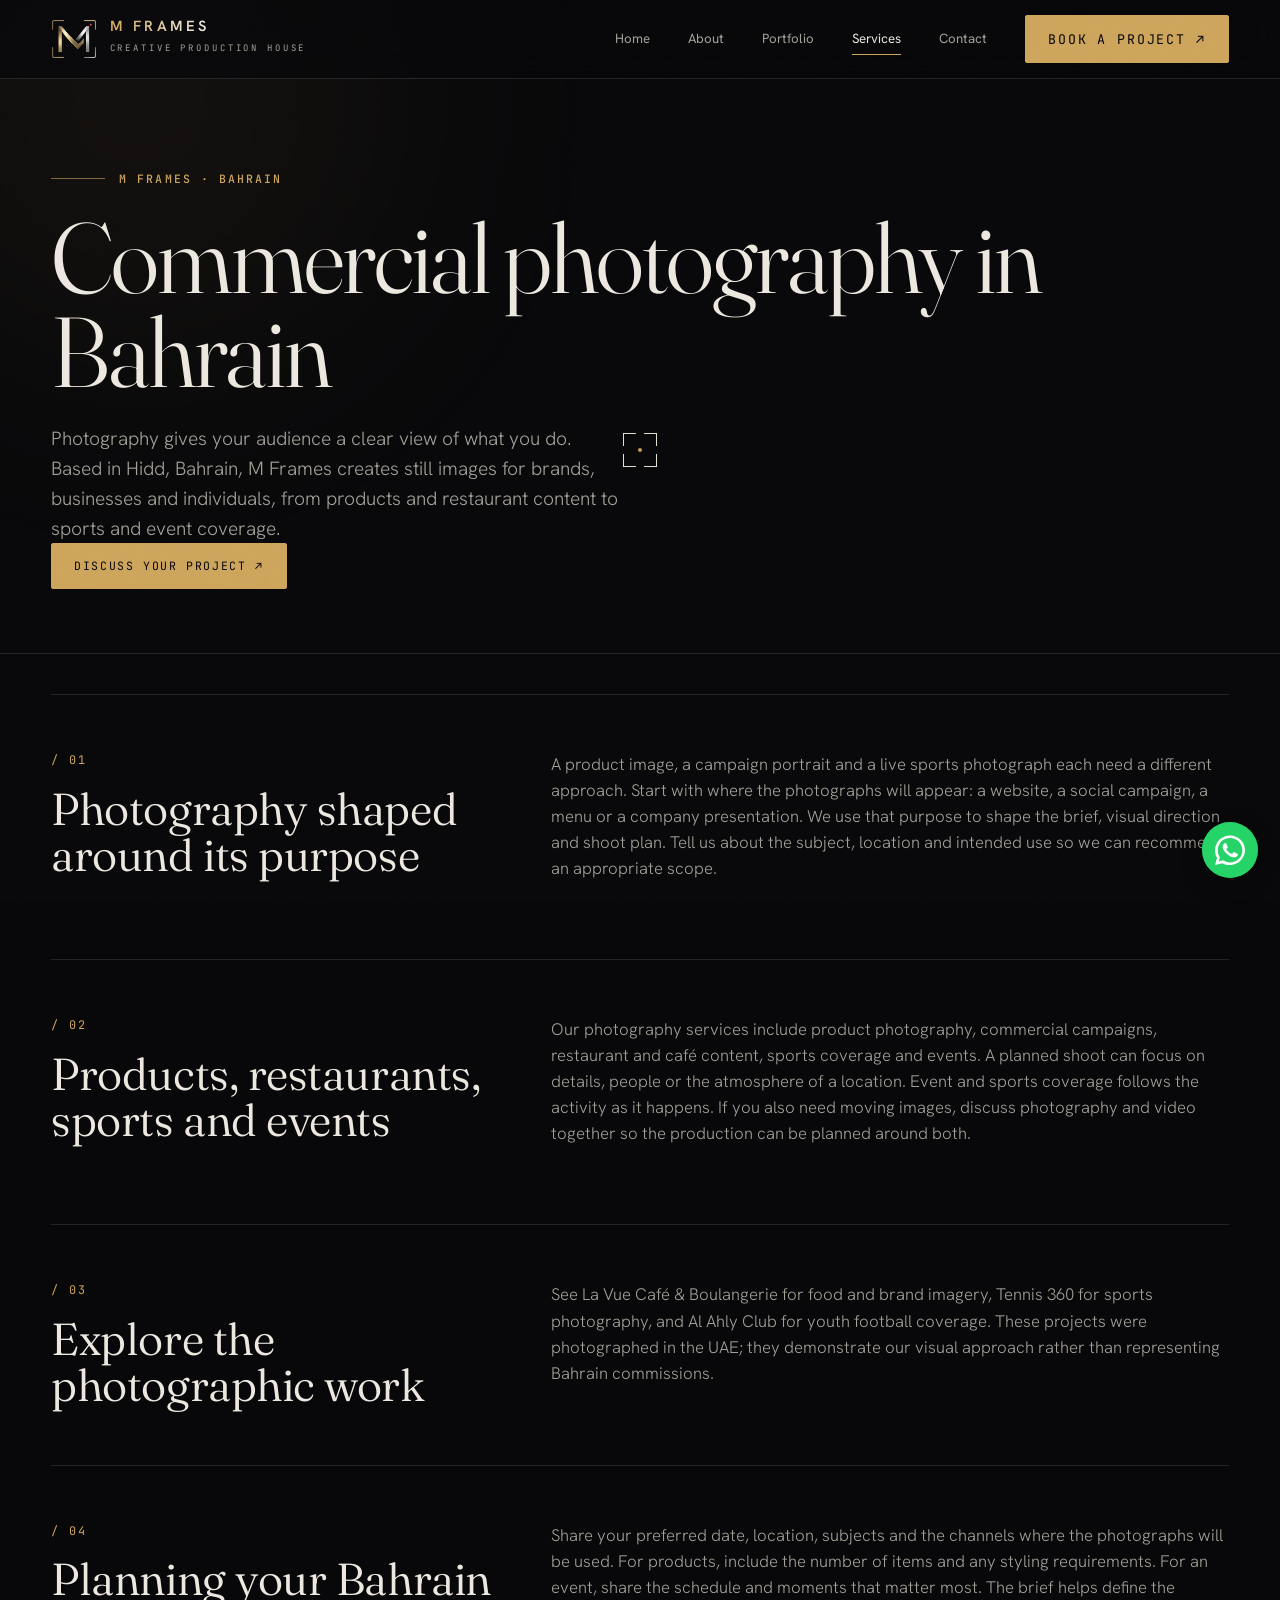
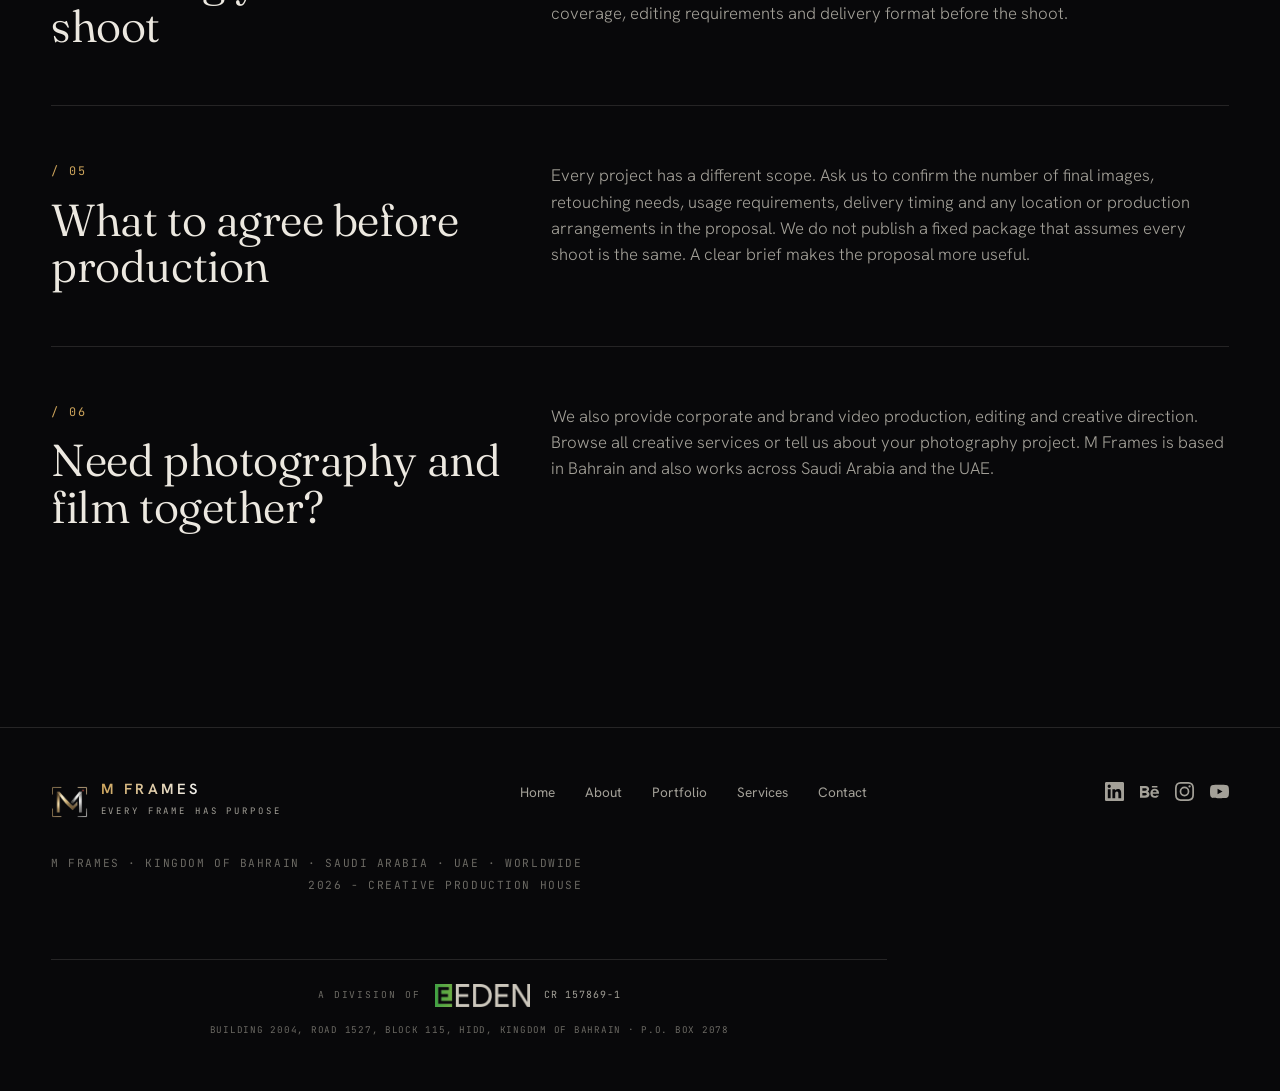
<file: photography-bahrain.html>
<!DOCTYPE html>
<html lang="en">
<head>
<meta charset="UTF-8" /><meta name="viewport" content="width=device-width, initial-scale=1.0" />
<title>Commercial Photography in Bahrain | M Frames</title>
<meta name="description" content="Photography for brands, products, restaurants, sports and events in Bahrain. Explore M Frames work and discuss a shoot with our Hidd-based creative team." />
<link rel="preconnect" href="https://fonts.googleapis.com" /><link rel="preconnect" href="https://fonts.gstatic.com" crossorigin />
<link href="https://fonts.googleapis.com/css2?family=Fraunces:ital,opsz,wght@0,9..144,300..900;1,9..144,300..800&family=Hanken+Grotesk:wght@300;400;500;600&family=JetBrains+Mono:wght@400;500&display=swap" rel="stylesheet" />
<link rel="icon" href="img/favicon.png" />
<link rel="stylesheet" href="styles.css" />
<meta property="og:type" content="website" />
<meta property="og:site_name" content="M Frames" />
<meta property="og:title" content="Commercial Photography in Bahrain | M Frames" />
<meta property="og:description" content="Photography for brands, products, restaurants, sports and events in Bahrain. Explore M Frames work and discuss a shoot with our Hidd-based creative team." />
<meta property="og:url" content="https://mframes.studio/photography-bahrain.html" />
<meta property="og:image" content="https://mframes.studio/img/og-cover.jpg" />
<meta property="og:image:width" content="1200" />
<meta property="og:image:height" content="630" />
<meta property="og:image:alt" content="M Frames - Creative Production House" />
<meta name="twitter:card" content="summary_large_image" />
<meta name="twitter:title" content="Commercial Photography in Bahrain | M Frames" />
<meta name="twitter:description" content="Photography for brands, products, restaurants, sports and events in Bahrain. Explore M Frames work and discuss a shoot with our Hidd-based creative team." />
<meta name="twitter:image" content="https://mframes.studio/img/og-cover.jpg" />
<link rel="canonical" href="https://mframes.studio/photography-bahrain.html" />
<meta name="theme-color" content="#0d0d12" />
<script type="application/ld+json">
{
  "@context": "https://schema.org",
  "@type": "Organization",
  "name": "M Frames",
  "alternateName": "M Frames Creative Production House",
  "url": "https://mframes.studio/",
  "logo": "https://mframes.studio/img/mark.png",
  "image": "https://mframes.studio/img/og-cover.jpg",
  "description": "M Frames is a creative production house helping brands, businesses, creators and individuals tell meaningful stories through photography, videography, editing and creative direction.",
  "founder": {
    "@type": "Person",
    "name": "Kevin Joseph Sunil"
  },
  "email": "creative@mframes.studio",
  "telephone": "+973 3452 6231",
  "areaServed": [
    "Kingdom of Bahrain",
    "United Arab Emirates",
    "Saudi Arabia",
    "Worldwide"
  ],
  "sameAs": [
    "https://www.instagram.com/mframes.studio",
    "https://www.linkedin.com/in/kevin-sunil-a0031a241/",
    "https://www.behance.net/kkpp12",
    "https://www.youtube.com/@MizhiyilFrames"
  ],
  "parentOrganization": {
    "@type": "Organization",
    "name": "Al Eden International Co. W.L.L",
    "identifier": "157869-1"
  },
  "address": {
    "@type": "PostalAddress",
    "streetAddress": "Building 2004, Road 1527, Block 115",
    "addressLocality": "Hidd",
    "addressRegion": "Muharraq Governorate",
    "postalCode": "P.O. Box 2078",
    "addressCountry": "BH"
  }
}
</script>
<meta name="google-site-verification" content="KUumf7dgUhij5nPJOiQT5msT2_h4BVWpeBZfWFdiGUM" />
<script type="application/ld+json">
{
  "@context": "https://schema.org",
  "@type": "Service",
  "name": "Commercial photography in Bahrain",
  "description": "Photography for brands, products, restaurants, sports and events in Bahrain. Explore M Frames work and discuss a shoot with our Hidd-based creative team.",
  "url": "https://mframes.studio/photography-bahrain.html",
  "provider": {
    "@type": "Organization",
    "name": "M Frames",
    "url": "https://mframes.studio/"
  },
  "areaServed": {
    "@type": "Country",
    "name": "Bahrain"
  }
}
</script>
</head>
<body>
<div class="grain"></div>
<div class="glow" style="width:520px;height:520px;background:rgba(205,164,91,.12);top:-160px;left:-120px"></div>
<div class="cursor" id="cursor"><span class="dot"></span></div>

<header id="header" class="solid">
  <div class="wrap nav">
    <a href="/" class="brand"><img class="mark" src="img/mark.png" alt="M Frames" /><span class="brand-tx"><b>M&nbsp;FRAMES</b><span>Creative Production House</span></span></a>
    <nav class="nav-links" id="menu"><a href="/" class="lnk">Home</a><a href="studio.html" class="lnk">About</a><a href="work.html" class="lnk">Portfolio</a><a href="services.html" class="lnk active">Services</a><a href="contact.html?service=photography" class="lnk">Contact</a><a href="contact.html?service=photography" class="btn">Book a project ↗︎</a></nav>
    <button class="burger" id="burger" aria-label="Menu"><span></span><span></span><span></span></button>
  </div>
</header>

<main>
<section class="page-hero"><div class="wrap"><div class="eyebrow"><span class="ln"></span><span class="mono">M Frames · Bahrain</span></div><h1>Commercial photography in Bahrain</h1><p>Photography gives your audience a clear view of what you do. Based in Hidd, Bahrain, M Frames creates still images for brands, businesses and individuals, from products and restaurant content to sports and event coverage.</p><a class="btn" href="contact.html?service=photography">Discuss your project ↗︎</a></div></section>
<section class="blk" style="padding-top:40px"><div class="wrap"><div class="sd-item"><div><span class="sd-n">/ 01</span><h2>Photography shaped around its purpose</h2></div><div><p>A product image, a campaign portrait and a live sports photograph each need a different approach. Start with where the photographs will appear: a website, a social campaign, a menu or a company presentation. We use that purpose to shape the brief, visual direction and shoot plan. Tell us about the subject, location and intended use so we can recommend an appropriate scope.</p></div></div>
<div class="sd-item"><div><span class="sd-n">/ 02</span><h2>Products, restaurants, sports and events</h2></div><div><p>Our photography services include product photography, commercial campaigns, restaurant and café content, sports coverage and events. A planned shoot can focus on details, people or the atmosphere of a location. Event and sports coverage follows the activity as it happens. If you also need moving images, discuss photography and video together so the production can be planned around both.</p></div></div>
<div class="sd-item"><div><span class="sd-n">/ 03</span><h2>Explore the photographic work</h2></div><div><p>See <a href="la-vue.html">La Vue Café &amp; Boulangerie</a> for food and brand imagery, <a href="tennis-360.html">Tennis 360</a> for sports photography, and <a href="al-ahly.html">Al Ahly Club</a> for youth football coverage. These projects were photographed in the UAE; they demonstrate our visual approach rather than representing Bahrain commissions.</p></div></div>
<div class="sd-item"><div><span class="sd-n">/ 04</span><h2>Planning your Bahrain shoot</h2></div><div><p>Share your preferred date, location, subjects and the channels where the photographs will be used. For products, include the number of items and any styling requirements. For an event, share the schedule and moments that matter most. The brief helps define the coverage, editing requirements and delivery format before the shoot.</p></div></div>
<div class="sd-item"><div><span class="sd-n">/ 05</span><h2>What to agree before production</h2></div><div><p>Every project has a different scope. Ask us to confirm the number of final images, retouching needs, usage requirements, delivery timing and any location or production arrangements in the proposal. We do not publish a fixed package that assumes every shoot is the same. A clear brief makes the proposal more useful.</p></div></div>
<div class="sd-item"><div><span class="sd-n">/ 06</span><h2>Need photography and film together?</h2></div><div><p>We also provide <a href="corporate-video-production-bahrain.html">corporate and brand video production</a>, editing and creative direction. Browse <a href="services.html">all creative services</a> or <a href="contact.html?service=photography">tell us about your photography project</a>. M Frames is based in Bahrain and also works across Saudi Arabia and the UAE.</p></div></div>
</div></section></main>
<footer>
  <div class="wrap foot">
    <a href="/" class="brand"><img class="mark" src="img/mark.png" alt="M Frames" /><span class="brand-tx"><b>M&nbsp;FRAMES</b><span>Every frame has purpose</span></span></a>
    <div class="foot-nav"><a href="/">Home</a><a href="studio.html">About</a><a href="work.html">Portfolio</a><a href="services.html">Services</a><a href="contact.html?service=photography">Contact</a></div>
    <div class="foot-social">
      <a href="https://www.linkedin.com/in/kevin-sunil-a0031a241/" target="_blank" rel="noopener" aria-label="LinkedIn"><svg viewBox="0 0 24 24"><path d="M20.447 20.452h-3.554v-5.569c0-1.328-.027-3.037-1.852-3.037-1.853 0-2.136 1.445-2.136 2.939v5.667H9.351V9h3.414v1.561h.046c.477-.9 1.637-1.85 3.37-1.85 3.601 0 4.267 2.37 4.267 5.455v6.286zM5.337 7.433a2.062 2.062 0 0 1-2.063-2.065 2.064 2.064 0 1 1 2.063 2.065zm1.782 13.019H3.555V9h3.564v11.452zM22.225 0H1.771C.792 0 0 .774 0 1.729v20.542C0 23.227.792 24 1.771 24h20.451C23.2 24 24 23.227 24 22.271V1.729C24 .774 23.2 0 22.222 0h.003z"/></svg></a>
      <a href="https://www.behance.net/kkpp12" target="_blank" rel="noopener" aria-label="Behance"><svg viewBox="0 0 24 24"><path d="M22 7h-7V5h7v2zm1.726 10c-.442 1.297-2.029 3-5.101 3-3.074 0-5.564-1.729-5.564-5.675 0-3.91 2.325-5.92 5.466-5.92 3.082 0 4.964 1.782 5.375 4.426.078.506.109 1.188.095 2.14H15.97c.13 3.211 3.483 3.312 4.588 2.029h3.168zm-7.686-4h4.965c-.105-1.547-1.136-2.219-2.477-2.219-1.466 0-2.277.768-2.488 2.219zm-9.574 6.988H0V5.021h6.953c5.476.081 5.58 5.444 2.72 6.906 3.461 1.26 3.577 8.061-3.207 8.061zM3 11h3.584c2.508 0 2.906-3-.312-3H3v3zm3.391 3H3v3.016h3.341c3.055 0 2.868-3.016.05-3.016z"/></svg></a>
      <a href="https://www.instagram.com/mframes.studio" target="_blank" rel="noopener" aria-label="Instagram"><svg viewBox="0 0 24 24"><path d="M12 2.163c3.204 0 3.584.012 4.85.07 3.252.148 4.771 1.691 4.919 4.919.058 1.265.069 1.645.069 4.849 0 3.205-.012 3.584-.069 4.849-.149 3.225-1.664 4.771-4.919 4.919-1.266.058-1.644.07-4.85.07-3.204 0-3.584-.012-4.849-.07-3.26-.149-4.771-1.699-4.919-4.92-.058-1.265-.07-1.644-.07-4.849 0-3.204.013-3.583.07-4.849.149-3.227 1.664-4.771 4.919-4.919 1.266-.057 1.645-.069 4.849-.069zm0-2.163c-3.259 0-3.667.014-4.947.072-4.358.2-6.78 2.618-6.98 6.98-.059 1.281-.073 1.689-.073 4.948 0 3.259.014 3.668.072 4.948.2 4.358 2.618 6.78 6.98 6.98 1.281.058 1.689.072 4.948.072 3.259 0 3.668-.014 4.948-.072 4.354-.2 6.782-2.618 6.979-6.98.059-1.28.073-1.689.073-4.948 0-3.259-.014-3.667-.072-4.947-.196-4.354-2.617-6.78-6.979-6.98-1.281-.059-1.69-.073-4.949-.073zm0 5.838a6.162 6.162 0 1 0 0 12.324 6.162 6.162 0 0 0 0-12.324zM12 16a4 4 0 1 1 0-8 4 4 0 0 1 0 8zm6.406-11.845a1.44 1.44 0 1 0 0 2.881 1.44 1.44 0 0 0 0-2.881z"/></svg></a>
      <a href="https://www.youtube.com/@MizhiyilFrames" target="_blank" rel="noopener" aria-label="YouTube"><svg viewBox="0 0 24 24"><path d="M23.498 6.186a3.016 3.016 0 0 0-2.122-2.136C19.505 3.545 12 3.545 12 3.545s-7.505 0-9.377.505A3.017 3.017 0 0 0 .502 6.186C0 8.07 0 12 0 12s0 3.93.502 5.814a3.016 3.016 0 0 0 2.122 2.136c1.871.505 9.376.505 9.376.505s7.505 0 9.377-.505a3.015 3.015 0 0 0 2.122-2.136C24 15.93 24 12 24 12s0-3.93-.502-5.814zM9.545 15.568V8.432L15.818 12l-6.273 3.568z"/></svg></a>
    </div>
    <div class="foot-meta">M Frames · Kingdom of Bahrain · Saudi Arabia · UAE · Worldwide<br><span id="yr"></span> - Creative Production House</div>
    <div class="foot-eden">
      <span class="fe-label">A division of</span>
      <img class="fe-mark" src="img/eden-logo.png" alt="Al Eden International Co. W.L.L" />
      <span class="fe-meta">CR 157869-1</span>
      <span class="fe-addr">Building 2004, Road 1527, Block 115, Hidd, Kingdom of Bahrain &middot; P.O. Box 2078</span>
    </div>

  </div>
</footer>
<script src="site.js"></script>
<a class="wa-float" href="https://wa.me/97334526231?text=Hello%20M%20Frames%2C%20I%20found%20your%20photography%20page%20and%20would%20like%20to%20discuss%20a%20project." target="_blank" rel="noopener" aria-label="Chat on WhatsApp"><svg viewBox="0 0 32 32"><path d="M16 .4C7.2.4 0 7.5 0 16.4c0 2.9.8 5.6 2.2 8.1L0 32l7.7-2c2.4 1.3 5.1 2 7.9 2h.4C24.8 32 32 24.8 32 16S24.8.4 16 .4zm0 28.8c-2.5 0-4.9-.7-7-1.9l-.5-.3-4.5 1.2 1.2-4.4-.3-.5a13 13 0 0 1-2-6.9C2.8 9.1 8.7 3.2 16 3.2S29.2 9.1 29.2 16.4 23.3 29.2 16 29.2zm7.3-9.6c-.4-.2-2.4-1.2-2.7-1.3-.4-.1-.6-.2-.9.2-.3.4-1 1.3-1.2 1.5-.2.3-.4.3-.8.1-.4-.2-1.7-.6-3.2-2-1.2-1-2-2.3-2.2-2.7-.2-.4 0-.6.2-.8l.6-.7c.2-.2.3-.4.4-.7.1-.3.1-.5 0-.7-.1-.2-.9-2.1-1.2-2.9-.3-.8-.6-.7-.9-.7h-.8c-.3 0-.7.1-1 .5-.4.4-1.4 1.3-1.4 3.3s1.4 3.8 1.6 4.1c.2.3 2.8 4.3 6.8 6 .9.4 1.7.6 2.3.8 1 .3 1.8.3 2.5.2.8-.1 2.3-1 2.7-1.9.3-.9.3-1.7.2-1.9-.1-.1-.4-.2-.8-.4z"/></svg></a>
</body>
</html>
</file>
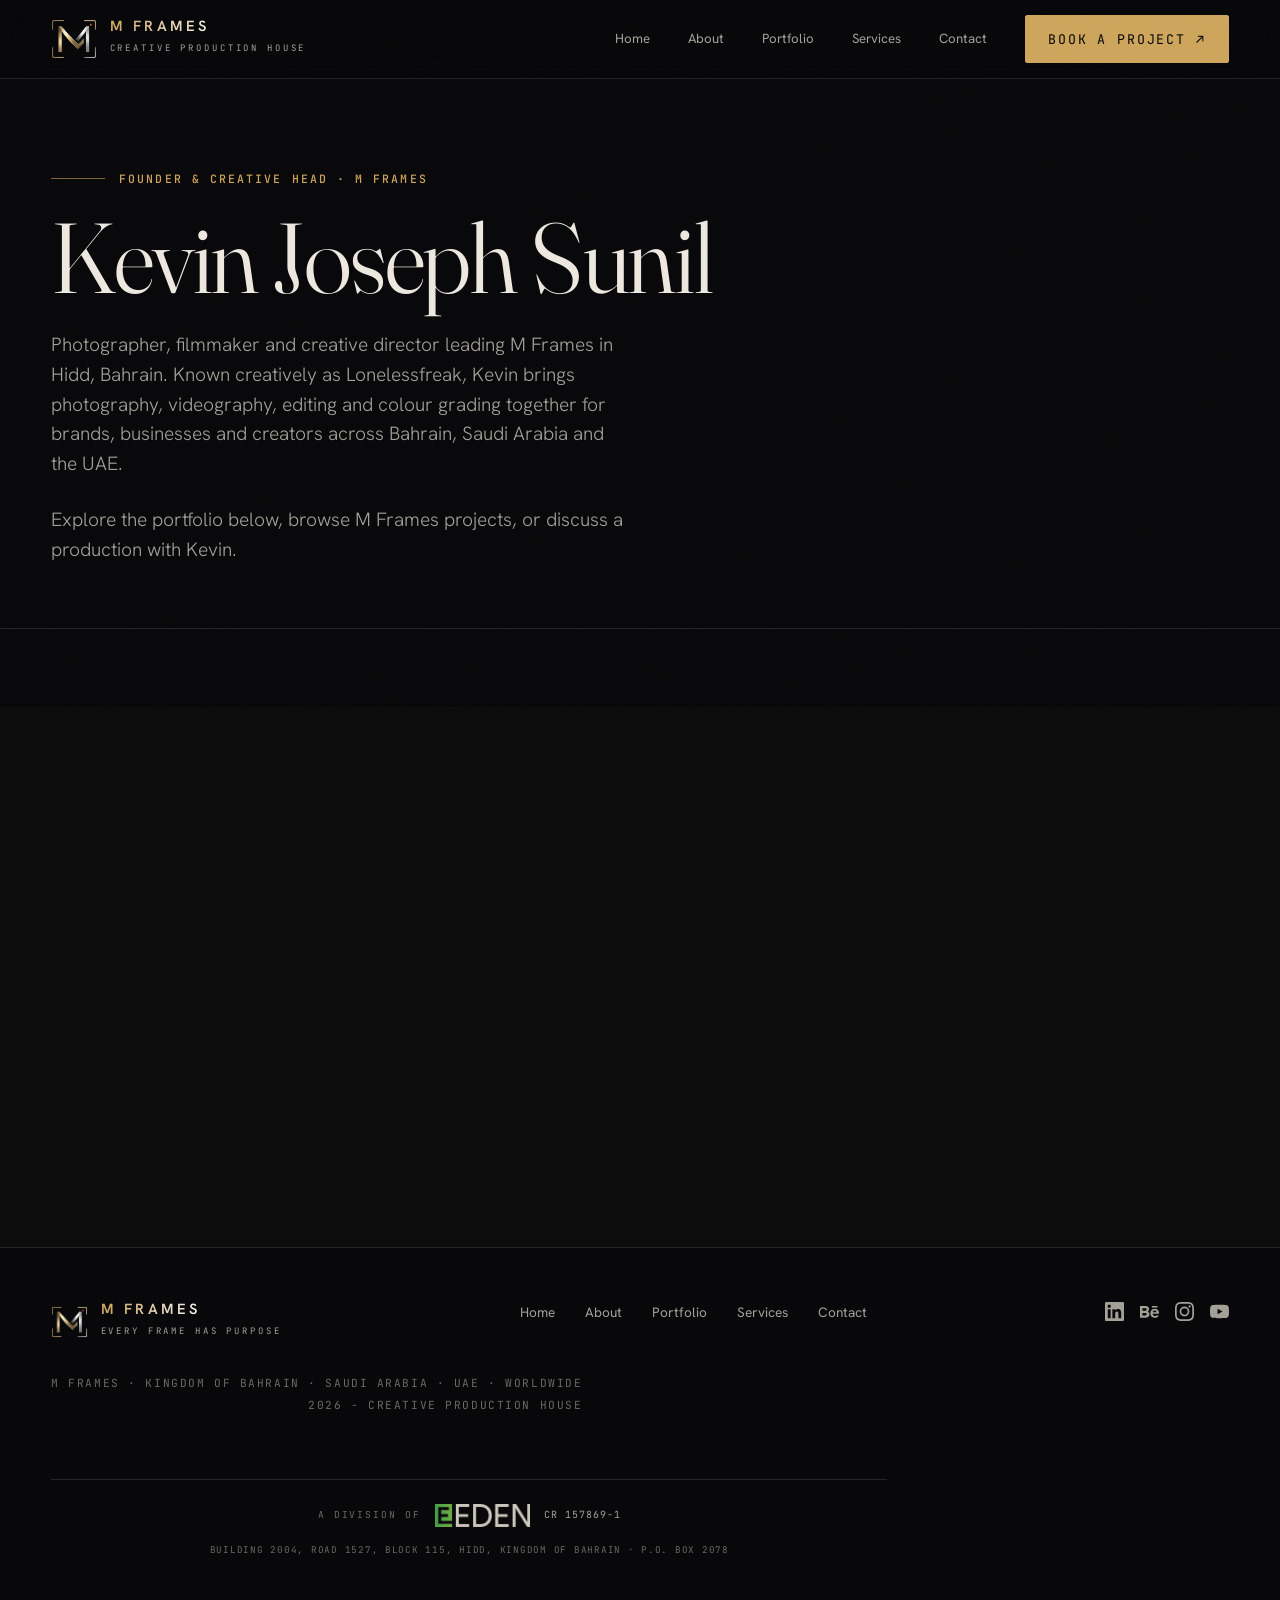
<file: portfolio.html>
<!DOCTYPE html>
<html lang="en">
<head>
<meta charset="UTF-8" /><meta name="viewport" content="width=device-width, initial-scale=1.0" />
<title>Kevin Joseph Sunil | Photographer &amp; Filmmaker | M Frames</title>
<meta name="description" content="Explore the creative work of Kevin Joseph Sunil, founder of M Frames in Bahrain. Photography, videography, editing and creative direction across the Gulf." />
<link rel="preconnect" href="https://fonts.googleapis.com" /><link rel="preconnect" href="https://fonts.gstatic.com" crossorigin />
<link href="https://fonts.googleapis.com/css2?family=Fraunces:ital,opsz,wght@0,9..144,300..900;1,9..144,300..800&family=Hanken+Grotesk:wght@300;400;500;600&family=JetBrains+Mono:wght@400;500&display=swap" rel="stylesheet" />
<link rel="icon" href="img/favicon.png" />
<link rel="stylesheet" href="styles.css" />
<style>
  body{min-height:100vh;display:flex;flex-direction:column}
  footer{flex:0 0 auto}
  .pf-frame{flex:1 1 auto;display:block;width:100%;height:auto;min-height:60vh;margin-top:78px;border:0;background:#0c0c0c}
</style>
<meta property="og:type" content="website" />
<meta property="og:site_name" content="M Frames" />
<meta property="og:title" content="Kevin Joseph Sunil | Photographer &amp; Filmmaker | M Frames" />
<meta property="og:description" content="Explore the creative work of Kevin Joseph Sunil, founder of M Frames in Bahrain. Photography, videography, editing and creative direction across the Gulf." />
<meta property="og:url" content="https://mframes.studio/portfolio.html" />
<meta property="og:image" content="https://mframes.studio/img/og-cover.jpg" />
<meta property="og:image:width" content="1200" />
<meta property="og:image:height" content="630" />
<meta property="og:image:alt" content="M Frames - Creative Production House" />
<meta name="twitter:card" content="summary_large_image" />
<meta name="twitter:title" content="Kevin Joseph Sunil | Photographer &amp; Filmmaker | M Frames" />
<meta name="twitter:description" content="Explore the creative work of Kevin Joseph Sunil, founder of M Frames in Bahrain. Photography, videography, editing and creative direction across the Gulf." />
<meta name="twitter:image" content="https://mframes.studio/img/og-cover.jpg" />
<link rel="canonical" href="https://mframes.studio/portfolio.html" />
<meta name="theme-color" content="#0d0d12" />
<script type="application/ld+json">
{
  "@context": "https://schema.org",
  "@type": "Organization",
  "name": "M Frames",
  "alternateName": "M Frames Creative Production House",
  "url": "https://mframes.studio/",
  "logo": "https://mframes.studio/img/mark.png",
  "image": "https://mframes.studio/img/og-cover.jpg",
  "description": "M Frames is a creative production house helping brands, businesses, creators and individuals tell meaningful stories through photography, videography, editing and creative direction.",
  "founder": {
    "@type": "Person",
    "name": "Kevin Joseph Sunil"
  },
  "email": "creative@mframes.studio",
  "telephone": "+973 3452 6231",
  "areaServed": [
    "Kingdom of Bahrain",
    "United Arab Emirates",
    "Saudi Arabia",
    "Worldwide"
  ],
  "sameAs": [
    "https://www.instagram.com/mframes.studio",
    "https://www.linkedin.com/in/kevin-sunil-a0031a241/",
    "https://www.behance.net/kkpp12",
    "https://www.youtube.com/@MizhiyilFrames"
  ],
  "parentOrganization": {
    "@type": "Organization",
    "name": "Al Eden International Co. W.L.L",
    "identifier": "157869-1"
  },
  "address": {
    "@type": "PostalAddress",
    "streetAddress": "Building 2004, Road 1527, Block 115",
    "addressLocality": "Hidd",
    "addressRegion": "Muharraq Governorate",
    "postalCode": "P.O. Box 2078",
    "addressCountry": "BH"
  }
}
</script>
<meta name="google-site-verification" content="KUumf7dgUhij5nPJOiQT5msT2_h4BVWpeBZfWFdiGUM" />
</head>
<body>
<div class="grain"></div>
<div class="cursor" id="cursor"><span class="dot"></span></div>

<header id="header" class="solid">
  <div class="wrap nav">
    <a href="/" class="brand"><img class="mark" src="img/mark.png" alt="M Frames" /><span class="brand-tx"><b>M&nbsp;FRAMES</b><span>Creative Production House</span></span></a>
    <nav class="nav-links" id="menu"><a href="/" class="lnk">Home</a><a href="studio.html" class="lnk">About</a><a href="work.html" class="lnk">Portfolio</a><a href="services.html" class="lnk">Services</a><a href="contact.html" class="lnk">Contact</a><a href="contact.html" class="btn">Book a project ↗︎</a></nav>
    <button class="burger" id="burger" aria-label="Menu"><span></span><span></span><span></span></button>
  </div>
</header>

<section class="page-hero">
  <div class="wrap">
    <div class="eyebrow"><span class="ln"></span><span class="mono">Founder &amp; Creative Head · M Frames</span></div>
    <h1>Kevin Joseph Sunil</h1>
    <p>Photographer, filmmaker and creative director leading M Frames in Hidd, Bahrain. Known creatively as Lonelessfreak, Kevin brings photography, videography, editing and colour grading together for brands, businesses and creators across Bahrain, Saudi Arabia and the UAE.</p>
    <p>Explore the portfolio below, browse <a href="work.html">M Frames projects</a>, or <a href="contact.html">discuss a production with Kevin</a>.</p>
  </div>
</section>
<iframe title="Kevin Joseph Sunil creative portfolio" class="pf-frame" src="https://kevin-portfolio-phi-six.vercel.app" loading="lazy" allow="autoplay; fullscreen"></iframe>

<footer>
  <div class="wrap foot">
    <a href="/" class="brand"><img class="mark" src="img/mark.png" alt="M Frames" /><span class="brand-tx"><b>M&nbsp;FRAMES</b><span>Every frame has purpose</span></span></a>
    <div class="foot-nav"><a href="/">Home</a><a href="studio.html">About</a><a href="work.html">Portfolio</a><a href="services.html">Services</a><a href="contact.html">Contact</a></div>
    <div class="foot-social">
      <a href="https://www.linkedin.com/in/kevin-sunil-a0031a241/" target="_blank" rel="noopener" aria-label="LinkedIn"><svg viewBox="0 0 24 24"><path d="M20.447 20.452h-3.554v-5.569c0-1.328-.027-3.037-1.852-3.037-1.853 0-2.136 1.445-2.136 2.939v5.667H9.351V9h3.414v1.561h.046c.477-.9 1.637-1.85 3.37-1.85 3.601 0 4.267 2.37 4.267 5.455v6.286zM5.337 7.433a2.062 2.062 0 0 1-2.063-2.065 2.064 2.064 0 1 1 2.063 2.065zm1.782 13.019H3.555V9h3.564v11.452zM22.225 0H1.771C.792 0 0 .774 0 1.729v20.542C0 23.227.792 24 1.771 24h20.451C23.2 24 24 23.227 24 22.271V1.729C24 .774 23.2 0 22.222 0h.003z"/></svg></a>
      <a href="https://www.behance.net/kkpp12" target="_blank" rel="noopener" aria-label="Behance"><svg viewBox="0 0 24 24"><path d="M22 7h-7V5h7v2zm1.726 10c-.442 1.297-2.029 3-5.101 3-3.074 0-5.564-1.729-5.564-5.675 0-3.91 2.325-5.92 5.466-5.92 3.082 0 4.964 1.782 5.375 4.426.078.506.109 1.188.095 2.14H15.97c.13 3.211 3.483 3.312 4.588 2.029h3.168zm-7.686-4h4.965c-.105-1.547-1.136-2.219-2.477-2.219-1.466 0-2.277.768-2.488 2.219zm-9.574 6.988H0V5.021h6.953c5.476.081 5.58 5.444 2.72 6.906 3.461 1.26 3.577 8.061-3.207 8.061zM3 11h3.584c2.508 0 2.906-3-.312-3H3v3zm3.391 3H3v3.016h3.341c3.055 0 2.868-3.016.05-3.016z"/></svg></a>
      <a href="https://www.instagram.com/mframes.studio" target="_blank" rel="noopener" aria-label="Instagram"><svg viewBox="0 0 24 24"><path d="M12 2.163c3.204 0 3.584.012 4.85.07 3.252.148 4.771 1.691 4.919 4.919.058 1.265.069 1.645.069 4.849 0 3.205-.012 3.584-.069 4.849-.149 3.225-1.664 4.771-4.919 4.919-1.266.058-1.644.07-4.85.07-3.204 0-3.584-.012-4.849-.07-3.26-.149-4.771-1.699-4.919-4.92-.058-1.265-.07-1.644-.07-4.849 0-3.204.013-3.583.07-4.849.149-3.227 1.664-4.771 4.919-4.919 1.266-.057 1.645-.069 4.849-.069zm0-2.163c-3.259 0-3.667.014-4.947.072-4.358.2-6.78 2.618-6.98 6.98-.059 1.281-.073 1.689-.073 4.948 0 3.259.014 3.668.072 4.948.2 4.358 2.618 6.78 6.98 6.98 1.281.058 1.689.072 4.948.072 3.259 0 3.668-.014 4.948-.072 4.354-.2 6.782-2.618 6.979-6.98.059-1.28.073-1.689.073-4.948 0-3.259-.014-3.667-.072-4.947-.196-4.354-2.617-6.78-6.979-6.98-1.281-.059-1.69-.073-4.949-.073zm0 5.838a6.162 6.162 0 1 0 0 12.324 6.162 6.162 0 0 0 0-12.324zM12 16a4 4 0 1 1 0-8 4 4 0 0 1 0 8zm6.406-11.845a1.44 1.44 0 1 0 0 2.881 1.44 1.44 0 0 0 0-2.881z"/></svg></a>
      <a href="https://www.youtube.com/@MizhiyilFrames" target="_blank" rel="noopener" aria-label="YouTube"><svg viewBox="0 0 24 24"><path d="M23.498 6.186a3.016 3.016 0 0 0-2.122-2.136C19.505 3.545 12 3.545 12 3.545s-7.505 0-9.377.505A3.017 3.017 0 0 0 .502 6.186C0 8.07 0 12 0 12s0 3.93.502 5.814a3.016 3.016 0 0 0 2.122 2.136c1.871.505 9.376.505 9.376.505s7.505 0 9.377-.505a3.015 3.015 0 0 0 2.122-2.136C24 15.93 24 12 24 12s0-3.93-.502-5.814zM9.545 15.568V8.432L15.818 12l-6.273 3.568z"/></svg></a>
    </div>
    <div class="foot-meta">M Frames · Kingdom of Bahrain · Saudi Arabia · UAE · Worldwide<br><span id="yr"></span> - Creative Production House</div>
    <div class="foot-eden">
      <span class="fe-label">A division of</span>
      <img class="fe-mark" src="img/eden-logo.png" alt="Al Eden International Co. W.L.L" />
      <span class="fe-meta">CR 157869-1</span>
      <span class="fe-addr">Building 2004, Road 1527, Block 115, Hidd, Kingdom of Bahrain &middot; P.O. Box 2078</span>
    </div>

  </div>
</footer>
<script src="site.js"></script>
<script>
(function(){
  var c = document.getElementById('cursor');
  var frame = document.querySelector('.pf-frame');
  if(!c || !frame) return;
  var hide = function(){ c.style.opacity = '0'; };
  hide();
  frame.addEventListener('mouseenter', function(){ hide(); try{ frame.contentWindow.postMessage('mf-cursor-show','*'); }catch(e){} });
  frame.addEventListener('mouseleave', function(){ try{ frame.contentWindow.postMessage('mf-cursor-hide','*'); }catch(e){} });
  document.addEventListener('mousemove', function(){ c.style.opacity = '1'; });
  document.documentElement.addEventListener('mouseleave', hide);
  window.addEventListener('blur', hide);
})();
</script>
</body>
</html>
</file>
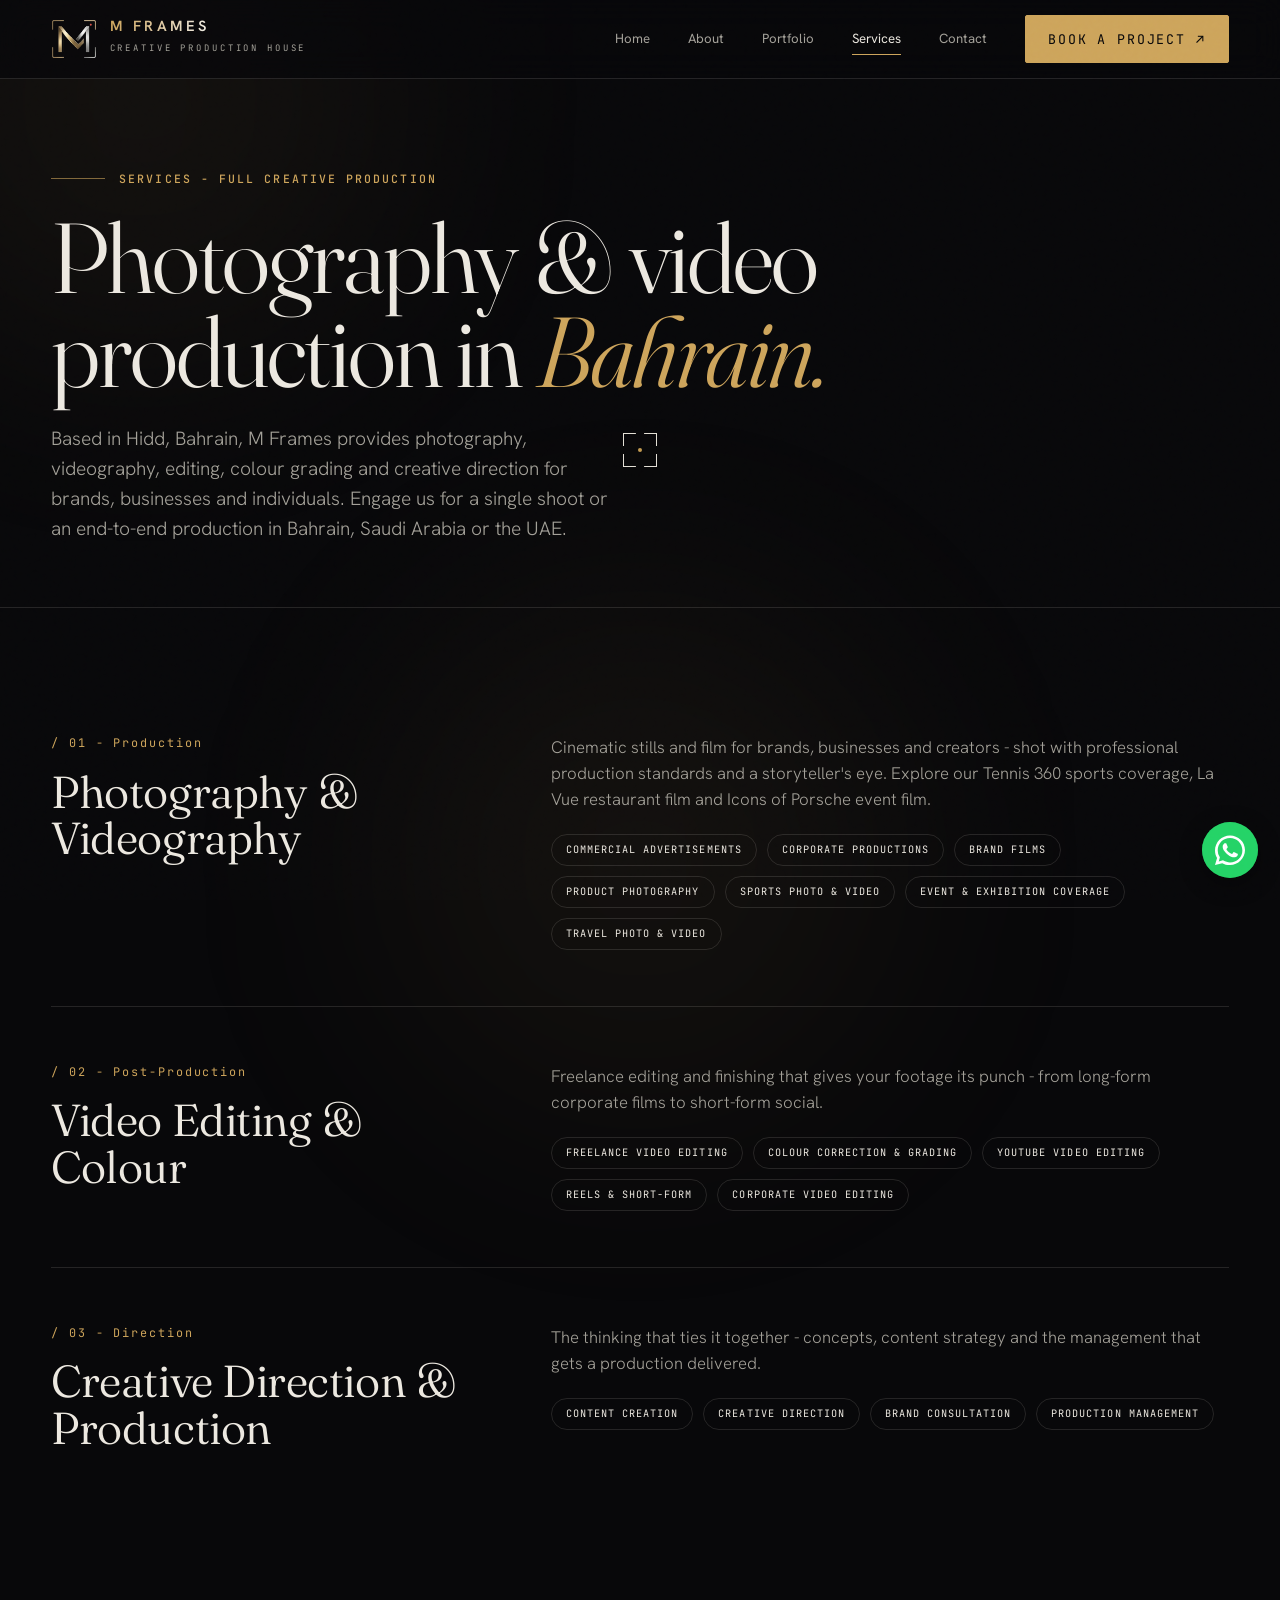
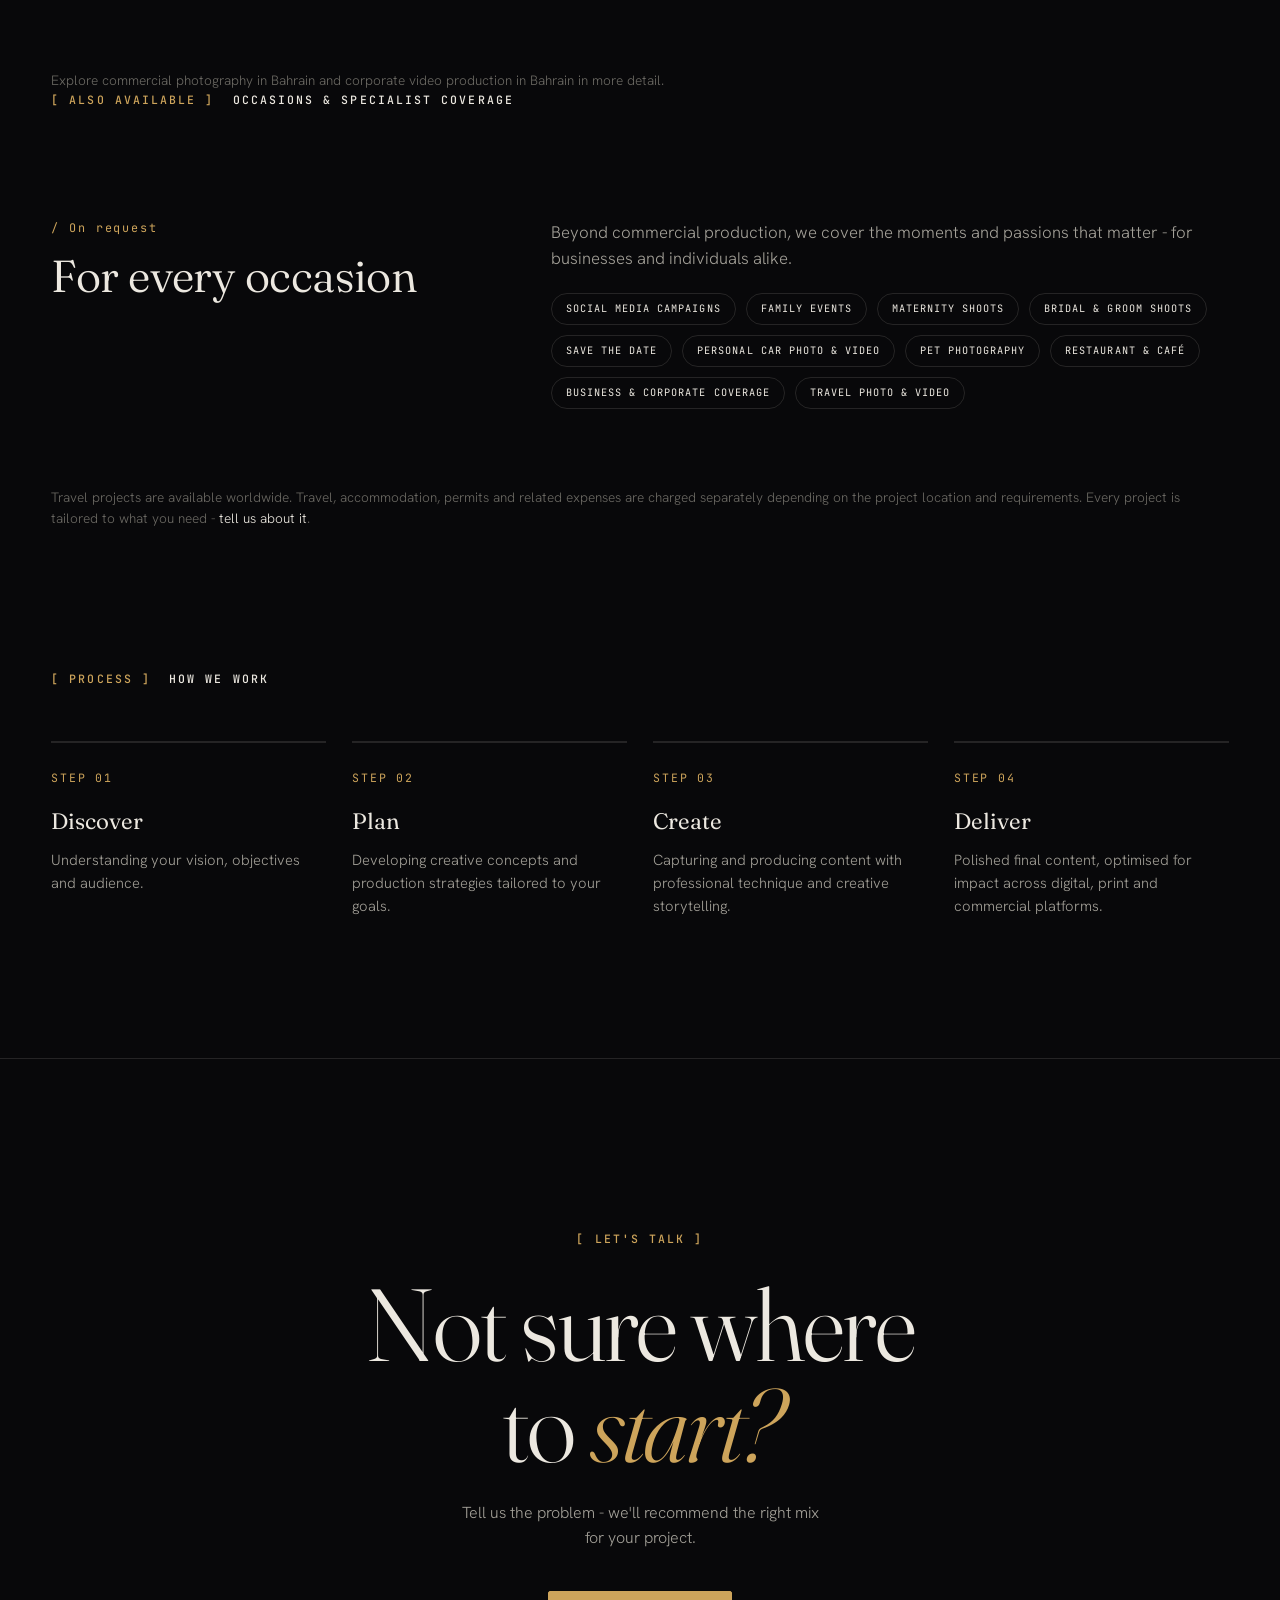
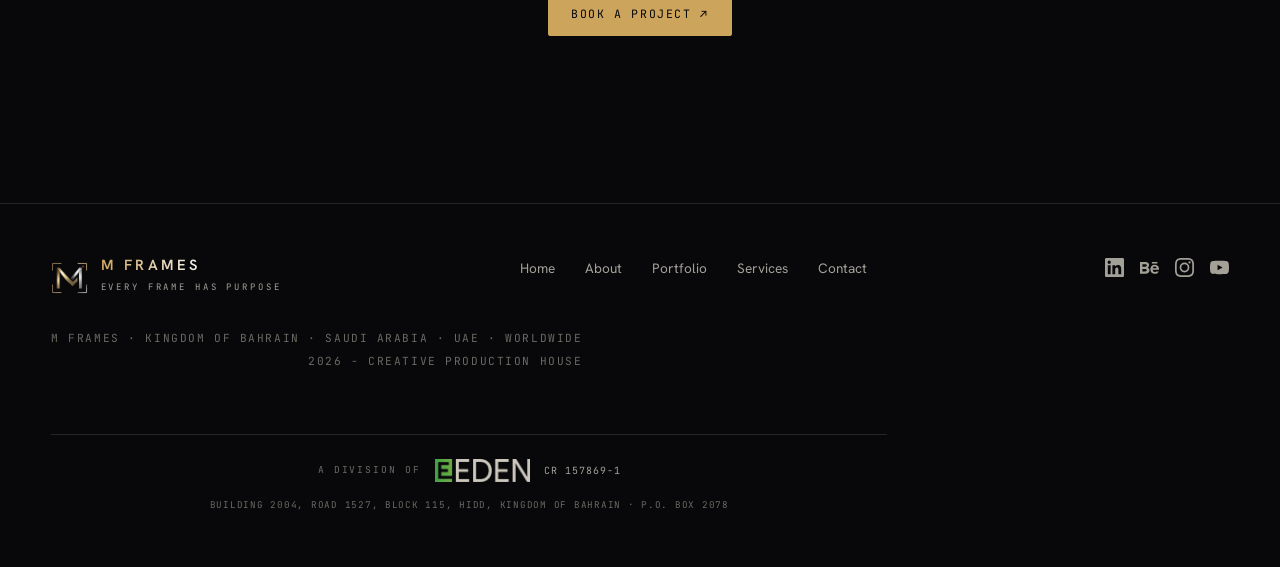
<file: services.html>
<!DOCTYPE html>
<html lang="en">
<head>
<meta charset="UTF-8" /><meta name="viewport" content="width=device-width, initial-scale=1.0" />
<title>Photography &amp; Videography Services Bahrain | M Frames</title>
<meta name="description" content="Explore photography, video production, editing, colour grading and creative direction in Bahrain. M Frames creates brand, product, sports and event content." />
<link rel="preconnect" href="https://fonts.googleapis.com" /><link rel="preconnect" href="https://fonts.gstatic.com" crossorigin />
<link href="https://fonts.googleapis.com/css2?family=Fraunces:ital,opsz,wght@0,9..144,300..900;1,9..144,300..800&family=Hanken+Grotesk:wght@300;400;500;600&family=JetBrains+Mono:wght@400;500&display=swap" rel="stylesheet" />
<link rel="icon" href="img/favicon.png" />
<link rel="stylesheet" href="styles.css" />
<meta property="og:type" content="website" />
<meta property="og:site_name" content="M Frames" />
<meta property="og:title" content="Photography &amp; Videography Services Bahrain | M Frames" />
<meta property="og:description" content="Explore photography, video production, editing, colour grading and creative direction in Bahrain. M Frames creates brand, product, sports and event content." />
<meta property="og:url" content="https://mframes.studio/services.html" />
<meta property="og:image" content="https://mframes.studio/img/og-cover.jpg" />
<meta property="og:image:width" content="1200" />
<meta property="og:image:height" content="630" />
<meta property="og:image:alt" content="M Frames - Creative Production House" />
<meta name="twitter:card" content="summary_large_image" />
<meta name="twitter:title" content="Photography &amp; Videography Services Bahrain | M Frames" />
<meta name="twitter:description" content="Explore photography, video production, editing, colour grading and creative direction in Bahrain. M Frames creates brand, product, sports and event content." />
<meta name="twitter:image" content="https://mframes.studio/img/og-cover.jpg" />
<link rel="canonical" href="https://mframes.studio/services.html" />
<meta name="theme-color" content="#0d0d12" />
<script type="application/ld+json">
{
  "@context": "https://schema.org",
  "@type": "Organization",
  "name": "M Frames",
  "alternateName": "M Frames Creative Production House",
  "url": "https://mframes.studio/",
  "logo": "https://mframes.studio/img/mark.png",
  "image": "https://mframes.studio/img/og-cover.jpg",
  "description": "M Frames is a creative production house helping brands, businesses, creators and individuals tell meaningful stories through photography, videography, editing and creative direction.",
  "founder": {
    "@type": "Person",
    "name": "Kevin Joseph Sunil"
  },
  "email": "creative@mframes.studio",
  "telephone": "+973 3452 6231",
  "areaServed": [
    "Kingdom of Bahrain",
    "United Arab Emirates",
    "Saudi Arabia",
    "Worldwide"
  ],
  "sameAs": [
    "https://www.instagram.com/mframes.studio",
    "https://www.linkedin.com/in/kevin-sunil-a0031a241/",
    "https://www.behance.net/kkpp12",
    "https://www.youtube.com/@MizhiyilFrames"
  ],
  "parentOrganization": {
    "@type": "Organization",
    "name": "Al Eden International Co. W.L.L",
    "identifier": "157869-1"
  },
  "address": {
    "@type": "PostalAddress",
    "streetAddress": "Building 2004, Road 1527, Block 115",
    "addressLocality": "Hidd",
    "addressRegion": "Muharraq Governorate",
    "postalCode": "P.O. Box 2078",
    "addressCountry": "BH"
  }
}
</script>
<meta name="google-site-verification" content="KUumf7dgUhij5nPJOiQT5msT2_h4BVWpeBZfWFdiGUM" />
<script type="application/ld+json">
{
  "@context": "https://schema.org",
  "@type": "OfferCatalog",
  "name": "M Frames creative production services",
  "url": "https://mframes.studio/services.html",
  "itemListElement": [
    {
      "@type": "Offer",
      "itemOffered": {
        "@type": "Service",
        "name": "Photography and videography",
        "provider": {
          "@type": "Organization",
          "name": "M Frames",
          "url": "https://mframes.studio/"
        },
        "areaServed": [
          "Bahrain",
          "Saudi Arabia",
          "United Arab Emirates"
        ]
      }
    },
    {
      "@type": "Offer",
      "itemOffered": {
        "@type": "Service",
        "name": "Video editing and colour grading",
        "provider": {
          "@type": "Organization",
          "name": "M Frames",
          "url": "https://mframes.studio/"
        },
        "areaServed": [
          "Bahrain",
          "Saudi Arabia",
          "United Arab Emirates"
        ]
      }
    },
    {
      "@type": "Offer",
      "itemOffered": {
        "@type": "Service",
        "name": "Creative direction and production",
        "provider": {
          "@type": "Organization",
          "name": "M Frames",
          "url": "https://mframes.studio/"
        },
        "areaServed": [
          "Bahrain",
          "Saudi Arabia",
          "United Arab Emirates"
        ]
      }
    }
  ]
}
</script>
</head>
<body>
<div class="grain"></div>
<div class="glow" style="width:520px;height:520px;background:rgba(205,164,91,.12);top:-160px;left:-120px"></div>
<div class="cursor" id="cursor"><span class="dot"></span></div>

<header id="header" class="solid">
  <div class="wrap nav">
    <a href="/" class="brand"><img class="mark" src="img/mark.png" alt="M Frames" /><span class="brand-tx"><b>M&nbsp;FRAMES</b><span>Creative Production House</span></span></a>
    <nav class="nav-links" id="menu"><a href="/" class="lnk">Home</a><a href="studio.html" class="lnk">About</a><a href="work.html" class="lnk">Portfolio</a><a href="services.html" class="lnk active">Services</a><a href="contact.html" class="lnk">Contact</a><a href="contact.html" class="btn">Book a project ↗︎</a></nav>
    <button class="burger" id="burger" aria-label="Menu"><span></span><span></span><span></span></button>
  </div>
</header>

<section class="page-hero">
  <div class="wrap">
    <div class="eyebrow" data-reveal><span class="ln"></span><span class="mono">Services - Full Creative Production</span></div>
    <h1 data-reveal data-d="1">Photography &amp; video<br>production in <em style="font-style:italic;color:var(--acid)">Bahrain.</em></h1>
    <p data-reveal data-d="2">Based in Hidd, Bahrain, M Frames provides photography, videography, editing, colour grading and creative direction for brands, businesses and individuals. Engage us for a single shoot or an end-to-end production in Bahrain, Saudi Arabia or the UAE.</p>
  </div>
</section>

<section class="blk" style="padding-top:clamp(40px,6vw,70px)">
  <div class="wrap">
    <div class="sd-item" style="border-top:0" data-reveal>
      <div><span class="sd-n">/ 01 - Production</span><h2>Photography &amp; Videography</h2></div>
      <div><p>Cinematic stills and film for brands, businesses and creators - shot with professional production standards and a storyteller's eye. Explore our <a href="tennis-360.html">Tennis 360 sports coverage</a>, <a href="la-vue.html">La Vue restaurant film</a> and <a href="icons-of-porsche.html">Icons of Porsche event film</a>.</p><div class="sd-list"><span>Commercial Advertisements</span><span>Corporate Productions</span><span>Brand Films</span><span>Product Photography</span><span>Sports Photo &amp; Video</span><span>Event &amp; Exhibition Coverage</span><span>Travel Photo &amp; Video</span></div></div>
    </div>
    <div class="sd-item" data-reveal>
      <div><span class="sd-n">/ 02 - Post-Production</span><h2>Video Editing &amp; Colour</h2></div>
      <div><p>Freelance editing and finishing that gives your footage its punch - from long-form corporate films to short-form social.</p><div class="sd-list"><span>Freelance Video Editing</span><span>Colour Correction &amp; Grading</span><span>YouTube Video Editing</span><span>Reels &amp; Short-Form</span><span>Corporate Video Editing</span></div></div>
    </div>
    <div class="sd-item" data-reveal>
      <div><span class="sd-n">/ 03 - Direction</span><h2>Creative Direction &amp; Production</h2></div>
      <div><p>The thinking that ties it together - concepts, content strategy and the management that gets a production delivered.</p><div class="sd-list"><span>Content Creation</span><span>Creative Direction</span><span>Brand Consultation</span><span>Production Management</span></div></div>
    </div>
  </div>
</section>

<div class="wrap"><p class="note">Explore <a href="photography-bahrain.html">commercial photography in Bahrain</a> and <a href="corporate-video-production-bahrain.html">corporate video production in Bahrain</a> in more detail.</p></div>
<section class="blk" style="padding-top:0">
  <div class="wrap">
    <div class="sec-head" data-reveal><span class="mono idx">[ Also available ]</span><span class="mono">Occasions &amp; specialist coverage</span></div>
    <div class="sd-item" style="border-top:0" data-reveal>
      <div><span class="sd-n">/ On request</span><h2>For every occasion</h2></div>
      <div><p>Beyond commercial production, we cover the moments and passions that matter - for businesses and individuals alike.</p><div class="sd-list"><span>Social Media Campaigns</span><span>Family Events</span><span>Maternity Shoots</span><span>Bridal &amp; Groom Shoots</span><span>Save The Date</span><span>Personal Car Photo &amp; Video</span><span>Pet Photography</span><span>Restaurant &amp; Café</span><span>Business &amp; Corporate Coverage</span><span>Travel Photo &amp; Video</span></div></div>
    </div>
    <p class="note" data-reveal>Travel projects are available worldwide. Travel, accommodation, permits and related expenses are charged separately depending on the project location and requirements. Every project is tailored to what you need - <a href="contact.html" style="color:var(--bone)">tell us about it</a>.</p>
  </div>
</section>

<section class="blk" style="padding-top:0">
  <div class="wrap">
    <div class="sec-head" data-reveal><span class="mono idx">[ Process ]</span><span class="mono">How we work</span></div>
    <div class="steps">
      <div class="step" data-reveal data-d="1"><span class="sn">STEP 01</span><h4>Discover</h4><p>Understanding your vision, objectives and audience.</p></div>
      <div class="step" data-reveal data-d="2"><span class="sn">STEP 02</span><h4>Plan</h4><p>Developing creative concepts and production strategies tailored to your goals.</p></div>
      <div class="step" data-reveal data-d="3"><span class="sn">STEP 03</span><h4>Create</h4><p>Capturing and producing content with professional technique and creative storytelling.</p></div>
      <div class="step" data-reveal data-d="4"><span class="sn">STEP 04</span><h4>Deliver</h4><p>Polished final content, optimised for impact across digital, print and commercial platforms.</p></div>
    </div>
  </div>
</section>

<section class="cta">
  <div class="glow" style="width:520px;height:520px;background:rgba(205,164,91,.12);bottom:-220px;left:50%;transform:translateX(-50%)"></div>
  <div class="wrap" style="position:relative;z-index:2"><span class="mono idx" style="color:var(--acid)" data-reveal>[ Let's talk ]</span><h2 data-reveal data-d="1" style="margin-top:24px">Not sure where<br>to <em>start?</em></h2><p class="sub" data-reveal data-d="2">Tell us the problem - we'll recommend the right mix for your project.</p><a href="contact.html" class="btn" data-reveal data-d="3">Book a project ↗︎</a></div>
</section>

<footer>
  <div class="wrap foot">
    <a href="/" class="brand"><img class="mark" src="img/mark.png" alt="M Frames" /><span class="brand-tx"><b>M&nbsp;FRAMES</b><span>Every frame has purpose</span></span></a>
    <div class="foot-nav"><a href="/">Home</a><a href="studio.html">About</a><a href="work.html">Portfolio</a><a href="services.html">Services</a><a href="contact.html">Contact</a></div>
    <div class="foot-social">
      <a href="https://www.linkedin.com/in/kevin-sunil-a0031a241/" target="_blank" rel="noopener" aria-label="LinkedIn"><svg viewBox="0 0 24 24"><path d="M20.447 20.452h-3.554v-5.569c0-1.328-.027-3.037-1.852-3.037-1.853 0-2.136 1.445-2.136 2.939v5.667H9.351V9h3.414v1.561h.046c.477-.9 1.637-1.85 3.37-1.85 3.601 0 4.267 2.37 4.267 5.455v6.286zM5.337 7.433a2.062 2.062 0 0 1-2.063-2.065 2.064 2.064 0 1 1 2.063 2.065zm1.782 13.019H3.555V9h3.564v11.452zM22.225 0H1.771C.792 0 0 .774 0 1.729v20.542C0 23.227.792 24 1.771 24h20.451C23.2 24 24 23.227 24 22.271V1.729C24 .774 23.2 0 22.222 0h.003z"/></svg></a>
      <a href="https://www.behance.net/kkpp12" target="_blank" rel="noopener" aria-label="Behance"><svg viewBox="0 0 24 24"><path d="M22 7h-7V5h7v2zm1.726 10c-.442 1.297-2.029 3-5.101 3-3.074 0-5.564-1.729-5.564-5.675 0-3.91 2.325-5.92 5.466-5.92 3.082 0 4.964 1.782 5.375 4.426.078.506.109 1.188.095 2.14H15.97c.13 3.211 3.483 3.312 4.588 2.029h3.168zm-7.686-4h4.965c-.105-1.547-1.136-2.219-2.477-2.219-1.466 0-2.277.768-2.488 2.219zm-9.574 6.988H0V5.021h6.953c5.476.081 5.58 5.444 2.72 6.906 3.461 1.26 3.577 8.061-3.207 8.061zM3 11h3.584c2.508 0 2.906-3-.312-3H3v3zm3.391 3H3v3.016h3.341c3.055 0 2.868-3.016.05-3.016z"/></svg></a>
      <a href="https://www.instagram.com/mframes.studio" target="_blank" rel="noopener" aria-label="Instagram"><svg viewBox="0 0 24 24"><path d="M12 2.163c3.204 0 3.584.012 4.85.07 3.252.148 4.771 1.691 4.919 4.919.058 1.265.069 1.645.069 4.849 0 3.205-.012 3.584-.069 4.849-.149 3.225-1.664 4.771-4.919 4.919-1.266.058-1.644.07-4.85.07-3.204 0-3.584-.012-4.849-.07-3.26-.149-4.771-1.699-4.919-4.92-.058-1.265-.07-1.644-.07-4.849 0-3.204.013-3.583.07-4.849.149-3.227 1.664-4.771 4.919-4.919 1.266-.057 1.645-.069 4.849-.069zm0-2.163c-3.259 0-3.667.014-4.947.072-4.358.2-6.78 2.618-6.98 6.98-.059 1.281-.073 1.689-.073 4.948 0 3.259.014 3.668.072 4.948.2 4.358 2.618 6.78 6.98 6.98 1.281.058 1.689.072 4.948.072 3.259 0 3.668-.014 4.948-.072 4.354-.2 6.782-2.618 6.979-6.98.059-1.28.073-1.689.073-4.948 0-3.259-.014-3.667-.072-4.947-.196-4.354-2.617-6.78-6.979-6.98-1.281-.059-1.69-.073-4.949-.073zm0 5.838a6.162 6.162 0 1 0 0 12.324 6.162 6.162 0 0 0 0-12.324zM12 16a4 4 0 1 1 0-8 4 4 0 0 1 0 8zm6.406-11.845a1.44 1.44 0 1 0 0 2.881 1.44 1.44 0 0 0 0-2.881z"/></svg></a>
      <a href="https://www.youtube.com/@MizhiyilFrames" target="_blank" rel="noopener" aria-label="YouTube"><svg viewBox="0 0 24 24"><path d="M23.498 6.186a3.016 3.016 0 0 0-2.122-2.136C19.505 3.545 12 3.545 12 3.545s-7.505 0-9.377.505A3.017 3.017 0 0 0 .502 6.186C0 8.07 0 12 0 12s0 3.93.502 5.814a3.016 3.016 0 0 0 2.122 2.136c1.871.505 9.376.505 9.376.505s7.505 0 9.377-.505a3.015 3.015 0 0 0 2.122-2.136C24 15.93 24 12 24 12s0-3.93-.502-5.814zM9.545 15.568V8.432L15.818 12l-6.273 3.568z"/></svg></a>
    </div>
    <div class="foot-meta">M Frames · Kingdom of Bahrain · Saudi Arabia · UAE · Worldwide<br><span id="yr"></span> - Creative Production House</div>
    <div class="foot-eden">
      <span class="fe-label">A division of</span>
      <img class="fe-mark" src="img/eden-logo.png" alt="Al Eden International Co. W.L.L" />
      <span class="fe-meta">CR 157869-1</span>
      <span class="fe-addr">Building 2004, Road 1527, Block 115, Hidd, Kingdom of Bahrain &middot; P.O. Box 2078</span>
    </div>

  </div>
</footer>
<script src="site.js"></script>
<a class="wa-float" href="https://wa.me/97334526231?text=Hello%20M%20Frames%2C%20I%27d%20like%20to%20discuss%20a%20project." target="_blank" rel="noopener" aria-label="Chat on WhatsApp"><svg viewBox="0 0 32 32"><path d="M16 .4C7.2.4 0 7.5 0 16.4c0 2.9.8 5.6 2.2 8.1L0 32l7.7-2c2.4 1.3 5.1 2 7.9 2h.4C24.8 32 32 24.8 32 16S24.8.4 16 .4zm0 28.8c-2.5 0-4.9-.7-7-1.9l-.5-.3-4.5 1.2 1.2-4.4-.3-.5a13 13 0 0 1-2-6.9C2.8 9.1 8.7 3.2 16 3.2S29.2 9.1 29.2 16.4 23.3 29.2 16 29.2zm7.3-9.6c-.4-.2-2.4-1.2-2.7-1.3-.4-.1-.6-.2-.9.2-.3.4-1 1.3-1.2 1.5-.2.3-.4.3-.8.1-.4-.2-1.7-.6-3.2-2-1.2-1-2-2.3-2.2-2.7-.2-.4 0-.6.2-.8l.6-.7c.2-.2.3-.4.4-.7.1-.3.1-.5 0-.7-.1-.2-.9-2.1-1.2-2.9-.3-.8-.6-.7-.9-.7h-.8c-.3 0-.7.1-1 .5-.4.4-1.4 1.3-1.4 3.3s1.4 3.8 1.6 4.1c.2.3 2.8 4.3 6.8 6 .9.4 1.7.6 2.3.8 1 .3 1.8.3 2.5.2.8-.1 2.3-1 2.7-1.9.3-.9.3-1.7.2-1.9-.1-.1-.4-.2-.8-.4z"/></svg></a>
</body>
</html>
</file>
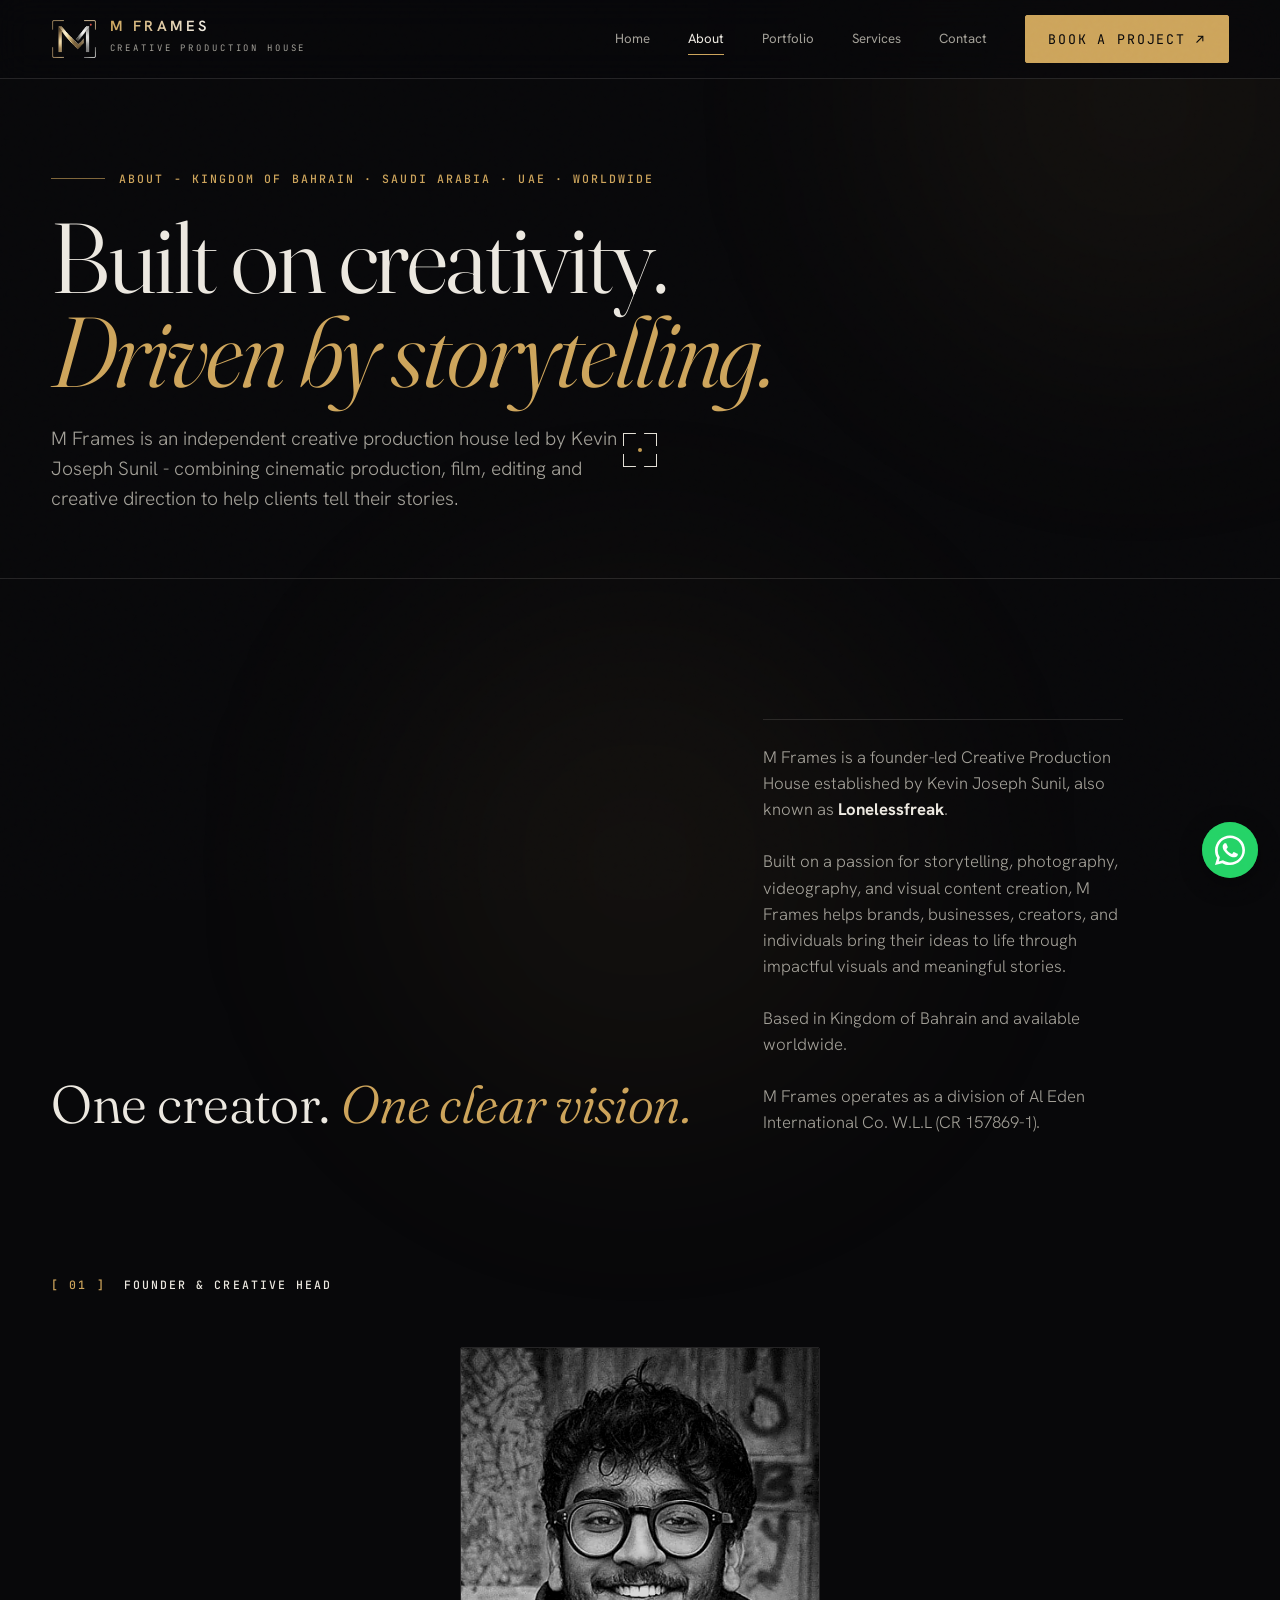
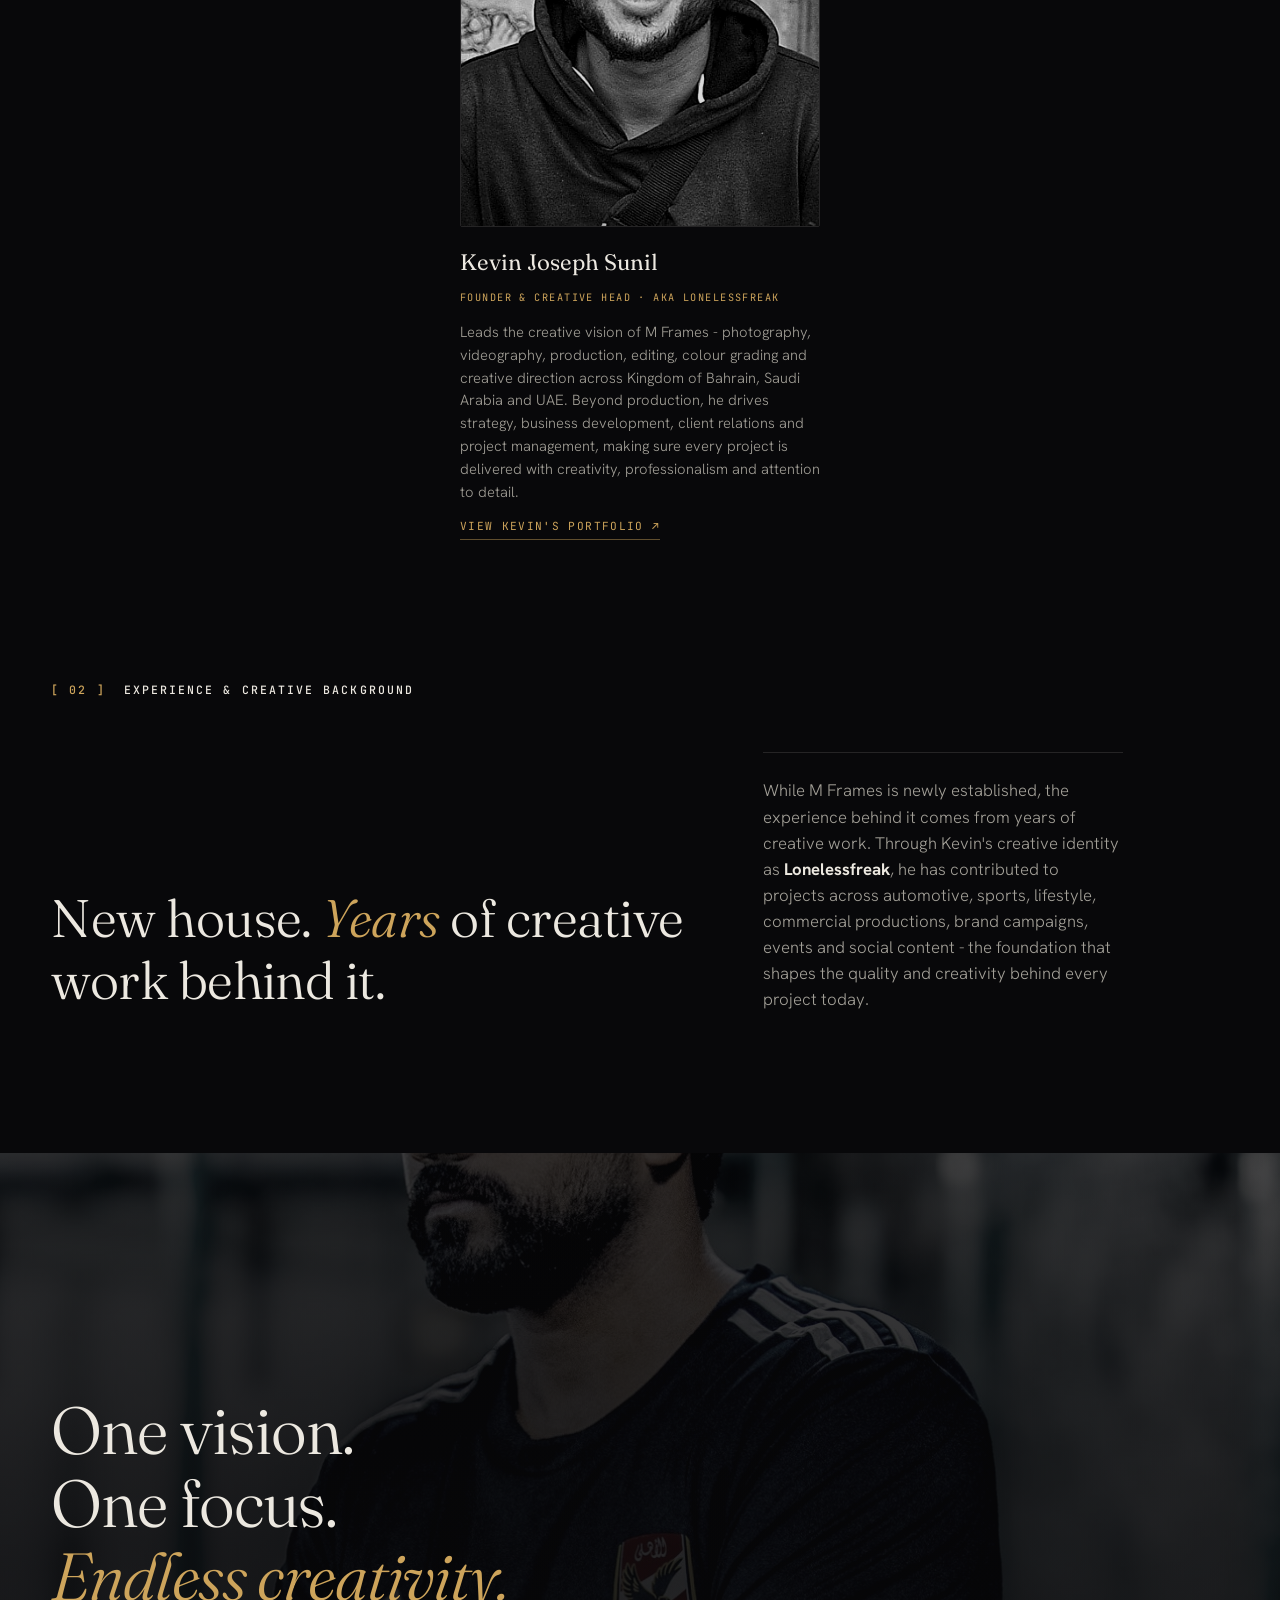
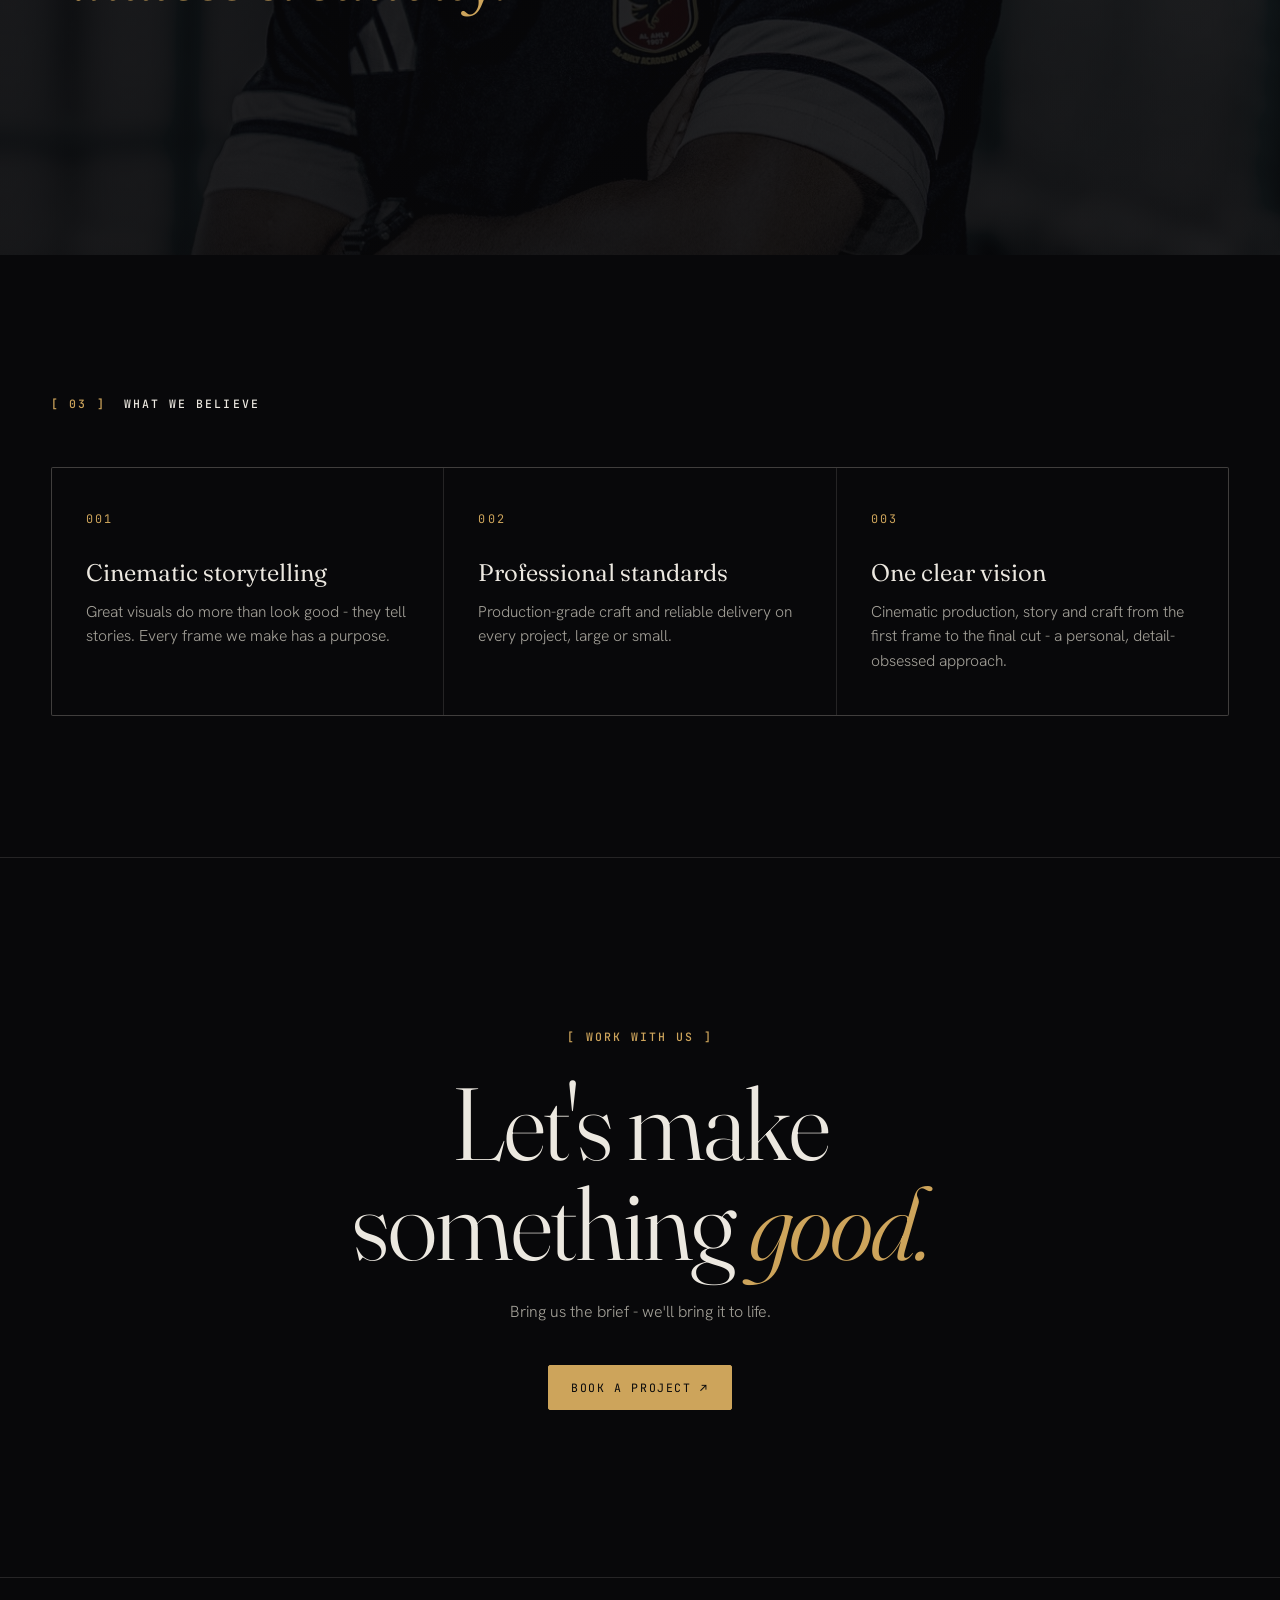
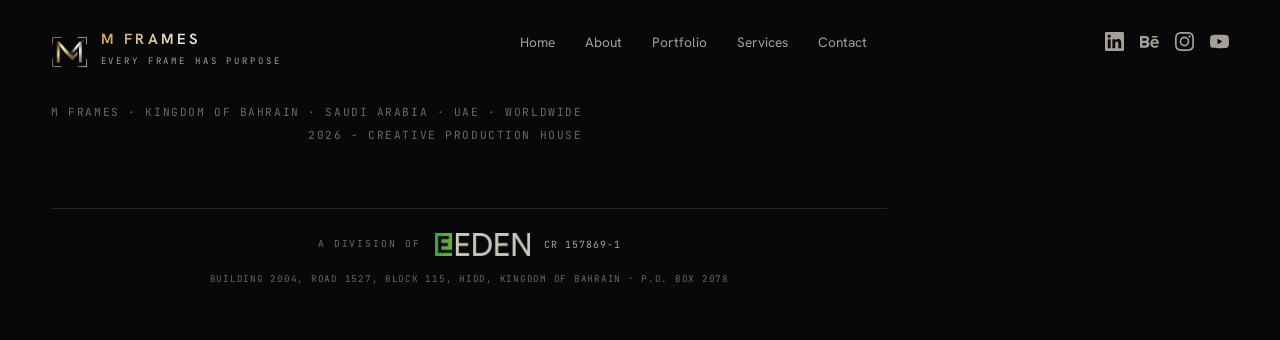
<file: studio.html>
<!DOCTYPE html>
<html lang="en">
<head>
<meta charset="UTF-8" /><meta name="viewport" content="width=device-width, initial-scale=1.0" />
<title>About M Frames | Creative Production House in Bahrain</title>
<meta name="description" content="Meet M Frames, a creative production house based in Hidd, Bahrain, led by Kevin Joseph Sunil. Photography, film and creative direction across Bahrain and the Gulf." />
<link rel="preconnect" href="https://fonts.googleapis.com" /><link rel="preconnect" href="https://fonts.gstatic.com" crossorigin />
<link href="https://fonts.googleapis.com/css2?family=Fraunces:ital,opsz,wght@0,9..144,300..900;1,9..144,300..800&family=Hanken+Grotesk:wght@300;400;500;600&family=JetBrains+Mono:wght@400;500&display=swap" rel="stylesheet" />
<link rel="icon" href="img/favicon.png" />
<link rel="stylesheet" href="styles.css" />
<meta property="og:type" content="website" />
<meta property="og:site_name" content="M Frames" />
<meta property="og:title" content="About M Frames | Creative Production House in Bahrain" />
<meta property="og:description" content="Meet M Frames, a creative production house based in Hidd, Bahrain, led by Kevin Joseph Sunil. Photography, film and creative direction across Bahrain and the Gulf." />
<meta property="og:url" content="https://mframes.studio/studio.html" />
<meta property="og:image" content="https://mframes.studio/img/og-cover.jpg" />
<meta property="og:image:width" content="1200" />
<meta property="og:image:height" content="630" />
<meta property="og:image:alt" content="M Frames - Creative Production House" />
<meta name="twitter:card" content="summary_large_image" />
<meta name="twitter:title" content="About M Frames | Creative Production House in Bahrain" />
<meta name="twitter:description" content="Meet M Frames, a creative production house based in Hidd, Bahrain, led by Kevin Joseph Sunil. Photography, film and creative direction across Bahrain and the Gulf." />
<meta name="twitter:image" content="https://mframes.studio/img/og-cover.jpg" />
<link rel="canonical" href="https://mframes.studio/studio.html" />
<meta name="theme-color" content="#0d0d12" />
<script type="application/ld+json">
{
  "@context": "https://schema.org",
  "@type": "Organization",
  "name": "M Frames",
  "alternateName": "M Frames Creative Production House",
  "url": "https://mframes.studio/",
  "logo": "https://mframes.studio/img/mark.png",
  "image": "https://mframes.studio/img/og-cover.jpg",
  "description": "M Frames is a creative production house helping brands, businesses, creators and individuals tell meaningful stories through photography, videography, editing and creative direction.",
  "founder": {
    "@type": "Person",
    "name": "Kevin Joseph Sunil"
  },
  "email": "creative@mframes.studio",
  "telephone": "+973 3452 6231",
  "areaServed": [
    "Kingdom of Bahrain",
    "United Arab Emirates",
    "Saudi Arabia",
    "Worldwide"
  ],
  "sameAs": [
    "https://www.instagram.com/mframes.studio",
    "https://www.linkedin.com/in/kevin-sunil-a0031a241/",
    "https://www.behance.net/kkpp12",
    "https://www.youtube.com/@MizhiyilFrames"
  ],
  "parentOrganization": {
    "@type": "Organization",
    "name": "Al Eden International Co. W.L.L",
    "identifier": "157869-1"
  },
  "address": {
    "@type": "PostalAddress",
    "streetAddress": "Building 2004, Road 1527, Block 115",
    "addressLocality": "Hidd",
    "addressRegion": "Muharraq Governorate",
    "postalCode": "P.O. Box 2078",
    "addressCountry": "BH"
  }
}
</script>
<meta name="google-site-verification" content="KUumf7dgUhij5nPJOiQT5msT2_h4BVWpeBZfWFdiGUM" />
</head>
<body>
<div class="grain"></div>
<div class="glow" style="width:520px;height:520px;background:rgba(205,164,91,.12);top:-160px;right:-120px"></div>
<div class="cursor" id="cursor"><span class="dot"></span></div>

<header id="header" class="solid">
  <div class="wrap nav">
    <a href="/" class="brand"><img class="mark" src="img/mark.png" alt="M Frames" /><span class="brand-tx"><b>M&nbsp;FRAMES</b><span>Creative Production House</span></span></a>
    <nav class="nav-links" id="menu"><a href="/" class="lnk">Home</a><a href="studio.html" class="lnk active">About</a><a href="work.html" class="lnk">Portfolio</a><a href="services.html" class="lnk">Services</a><a href="contact.html" class="lnk">Contact</a><a href="contact.html" class="btn">Book a project ↗︎</a></nav>
    <button class="burger" id="burger" aria-label="Menu"><span></span><span></span><span></span></button>
  </div>
</header>

<section class="page-hero">
  <div class="wrap">
    <div class="eyebrow" data-reveal><span class="ln"></span><span class="mono">About - Kingdom of Bahrain · Saudi Arabia · UAE · Worldwide</span></div>
    <h1 data-reveal data-d="1">Built on creativity.<br><em style="font-style:italic;color:var(--acid)">Driven by storytelling.</em></h1>
    <p data-reveal data-d="2">M Frames is an independent creative production house led by Kevin Joseph Sunil - combining cinematic production, film, editing and creative direction to help clients tell their stories.</p>
  </div>
</section>

<section class="blk">
  <div class="wrap">
    <div class="intro-grid">
      <p class="statement" data-reveal>One creator. <em>One clear vision.</em></p>
      <div class="side" data-reveal data-d="2">M Frames is a founder-led Creative Production House established by Kevin Joseph Sunil, also known as <b style="color:var(--bone)">Lonelessfreak</b>.<br><br>Built on a passion for storytelling, photography, videography, and visual content creation, M Frames helps brands, businesses, creators, and individuals bring their ideas to life through impactful visuals and meaningful stories.<br><br>Based in Kingdom of Bahrain and available worldwide.<br><br>M Frames operates as a division of Al Eden International Co. W.L.L (CR 157869-1).</div>
    </div>
  </div>
</section>

<section class="blk" style="padding-top:0">
  <div class="wrap">
    <div class="sec-head" data-reveal><span class="mono idx">[ 01 ]</span><span class="mono">Founder &amp; creative head</span></div>
    <div class="team one">
      <div class="member" data-reveal data-d="1"><a href="portfolio.html" class="ph-link" aria-label="View Kevin's portfolio"><div class="shot ph"><span class="cnr tl"></span><span class="cnr br"></span><img src="img/kevin.jpg" alt="Kevin Joseph Sunil"/></div></a><h4>Kevin Joseph Sunil</h4><span class="role">Founder &amp; Creative Head · AKA Lonelessfreak</span><p>Leads the creative vision of M Frames - photography, videography, production, editing, colour grading and creative direction across Kingdom of Bahrain, Saudi Arabia and UAE. Beyond production, he drives strategy, business development, client relations and project management, making sure every project is delivered with creativity, professionalism and attention to detail.</p><a class="member-link" href="portfolio.html">View Kevin's portfolio ↗︎</a></div>
    </div>
  </div>
</section>

<section class="blk" style="padding-top:0">
  <div class="wrap">
    <div class="sec-head" data-reveal><span class="mono idx">[ 02 ]</span><span class="mono">Experience &amp; creative background</span></div>
    <div class="intro-grid">
      <p class="statement" data-reveal>New house. <em>Years</em> of creative work behind it.</p>
      <div class="side" data-reveal data-d="2">While M Frames is newly established, the experience behind it comes from years of creative work. Through Kevin's creative identity as <b style="color:var(--bone)">Lonelessfreak</b>, he has contributed to projects across automotive, sports, lifestyle, commercial productions, brand campaigns, events and social content - the foundation that shapes the quality and creativity behind every project today.</div>
    </div>
  </div>
</section>

<div class="break"><img src="img/alahly/a16.jpg" alt="Al Ahly - coach portrait"/><div class="wrap"><div class="bq" data-reveal><p>One vision.<br>One focus.<br><em>Endless creativity.</em></p></div></div></div>

<section class="blk">
  <div class="wrap">
    <div class="sec-head" data-reveal><span class="mono idx">[ 03 ]</span><span class="mono">What we believe</span></div>
    <div class="why-grid">
      <div class="why-card" data-reveal data-d="1"><span class="n">001</span><h4>Cinematic storytelling</h4><p>Great visuals do more than look good - they tell stories. Every frame we make has a purpose.</p></div>
      <div class="why-card" data-reveal data-d="2"><span class="n">002</span><h4>Professional standards</h4><p>Production-grade craft and reliable delivery on every project, large or small.</p></div>
      <div class="why-card" data-reveal data-d="3"><span class="n">003</span><h4>One clear vision</h4><p>Cinematic production, story and craft from the first frame to the final cut - a personal, detail-obsessed approach.</p></div>
    </div>
  </div>
</section>

<section class="cta">
  <div class="glow" style="width:520px;height:520px;background:rgba(205,164,91,.12);bottom:-220px;left:50%;transform:translateX(-50%)"></div>
  <div class="wrap" style="position:relative;z-index:2"><span class="mono idx" style="color:var(--acid)" data-reveal>[ Work with us ]</span><h2 data-reveal data-d="1" style="margin-top:24px">Let's make<br>something <em>good.</em></h2><p class="sub" data-reveal data-d="2">Bring us the brief - we'll bring it to life.</p><a href="contact.html" class="btn" data-reveal data-d="3">Book a project ↗︎</a></div>
</section>

<footer>
  <div class="wrap foot">
    <a href="/" class="brand"><img class="mark" src="img/mark.png" alt="M Frames" /><span class="brand-tx"><b>M&nbsp;FRAMES</b><span>Every frame has purpose</span></span></a>
    <div class="foot-nav"><a href="/">Home</a><a href="studio.html">About</a><a href="work.html">Portfolio</a><a href="services.html">Services</a><a href="contact.html">Contact</a></div>
    <div class="foot-social">
      <a href="https://www.linkedin.com/in/kevin-sunil-a0031a241/" target="_blank" rel="noopener" aria-label="LinkedIn"><svg viewBox="0 0 24 24"><path d="M20.447 20.452h-3.554v-5.569c0-1.328-.027-3.037-1.852-3.037-1.853 0-2.136 1.445-2.136 2.939v5.667H9.351V9h3.414v1.561h.046c.477-.9 1.637-1.85 3.37-1.85 3.601 0 4.267 2.37 4.267 5.455v6.286zM5.337 7.433a2.062 2.062 0 0 1-2.063-2.065 2.064 2.064 0 1 1 2.063 2.065zm1.782 13.019H3.555V9h3.564v11.452zM22.225 0H1.771C.792 0 0 .774 0 1.729v20.542C0 23.227.792 24 1.771 24h20.451C23.2 24 24 23.227 24 22.271V1.729C24 .774 23.2 0 22.222 0h.003z"/></svg></a>
      <a href="https://www.behance.net/kkpp12" target="_blank" rel="noopener" aria-label="Behance"><svg viewBox="0 0 24 24"><path d="M22 7h-7V5h7v2zm1.726 10c-.442 1.297-2.029 3-5.101 3-3.074 0-5.564-1.729-5.564-5.675 0-3.91 2.325-5.92 5.466-5.92 3.082 0 4.964 1.782 5.375 4.426.078.506.109 1.188.095 2.14H15.97c.13 3.211 3.483 3.312 4.588 2.029h3.168zm-7.686-4h4.965c-.105-1.547-1.136-2.219-2.477-2.219-1.466 0-2.277.768-2.488 2.219zm-9.574 6.988H0V5.021h6.953c5.476.081 5.58 5.444 2.72 6.906 3.461 1.26 3.577 8.061-3.207 8.061zM3 11h3.584c2.508 0 2.906-3-.312-3H3v3zm3.391 3H3v3.016h3.341c3.055 0 2.868-3.016.05-3.016z"/></svg></a>
      <a href="https://www.instagram.com/mframes.studio" target="_blank" rel="noopener" aria-label="Instagram"><svg viewBox="0 0 24 24"><path d="M12 2.163c3.204 0 3.584.012 4.85.07 3.252.148 4.771 1.691 4.919 4.919.058 1.265.069 1.645.069 4.849 0 3.205-.012 3.584-.069 4.849-.149 3.225-1.664 4.771-4.919 4.919-1.266.058-1.644.07-4.85.07-3.204 0-3.584-.012-4.849-.07-3.26-.149-4.771-1.699-4.919-4.92-.058-1.265-.07-1.644-.07-4.849 0-3.204.013-3.583.07-4.849.149-3.227 1.664-4.771 4.919-4.919 1.266-.057 1.645-.069 4.849-.069zm0-2.163c-3.259 0-3.667.014-4.947.072-4.358.2-6.78 2.618-6.98 6.98-.059 1.281-.073 1.689-.073 4.948 0 3.259.014 3.668.072 4.948.2 4.358 2.618 6.78 6.98 6.98 1.281.058 1.689.072 4.948.072 3.259 0 3.668-.014 4.948-.072 4.354-.2 6.782-2.618 6.979-6.98.059-1.28.073-1.689.073-4.948 0-3.259-.014-3.667-.072-4.947-.196-4.354-2.617-6.78-6.979-6.98-1.281-.059-1.69-.073-4.949-.073zm0 5.838a6.162 6.162 0 1 0 0 12.324 6.162 6.162 0 0 0 0-12.324zM12 16a4 4 0 1 1 0-8 4 4 0 0 1 0 8zm6.406-11.845a1.44 1.44 0 1 0 0 2.881 1.44 1.44 0 0 0 0-2.881z"/></svg></a>
      <a href="https://www.youtube.com/@MizhiyilFrames" target="_blank" rel="noopener" aria-label="YouTube"><svg viewBox="0 0 24 24"><path d="M23.498 6.186a3.016 3.016 0 0 0-2.122-2.136C19.505 3.545 12 3.545 12 3.545s-7.505 0-9.377.505A3.017 3.017 0 0 0 .502 6.186C0 8.07 0 12 0 12s0 3.93.502 5.814a3.016 3.016 0 0 0 2.122 2.136c1.871.505 9.376.505 9.376.505s7.505 0 9.377-.505a3.015 3.015 0 0 0 2.122-2.136C24 15.93 24 12 24 12s0-3.93-.502-5.814zM9.545 15.568V8.432L15.818 12l-6.273 3.568z"/></svg></a>
    </div>
    <div class="foot-meta">M Frames · Kingdom of Bahrain · Saudi Arabia · UAE · Worldwide<br><span id="yr"></span> - Creative Production House</div>
    <div class="foot-eden">
      <span class="fe-label">A division of</span>
      <img class="fe-mark" src="img/eden-logo.png" alt="Al Eden International Co. W.L.L" />
      <span class="fe-meta">CR 157869-1</span>
      <span class="fe-addr">Building 2004, Road 1527, Block 115, Hidd, Kingdom of Bahrain &middot; P.O. Box 2078</span>
    </div>

  </div>
</footer>
<script src="site.js"></script>
<a class="wa-float" href="https://wa.me/97334526231?text=Hello%20M%20Frames%2C%20I%27d%20like%20to%20discuss%20a%20project." target="_blank" rel="noopener" aria-label="Chat on WhatsApp"><svg viewBox="0 0 32 32"><path d="M16 .4C7.2.4 0 7.5 0 16.4c0 2.9.8 5.6 2.2 8.1L0 32l7.7-2c2.4 1.3 5.1 2 7.9 2h.4C24.8 32 32 24.8 32 16S24.8.4 16 .4zm0 28.8c-2.5 0-4.9-.7-7-1.9l-.5-.3-4.5 1.2 1.2-4.4-.3-.5a13 13 0 0 1-2-6.9C2.8 9.1 8.7 3.2 16 3.2S29.2 9.1 29.2 16.4 23.3 29.2 16 29.2zm7.3-9.6c-.4-.2-2.4-1.2-2.7-1.3-.4-.1-.6-.2-.9.2-.3.4-1 1.3-1.2 1.5-.2.3-.4.3-.8.1-.4-.2-1.7-.6-3.2-2-1.2-1-2-2.3-2.2-2.7-.2-.4 0-.6.2-.8l.6-.7c.2-.2.3-.4.4-.7.1-.3.1-.5 0-.7-.1-.2-.9-2.1-1.2-2.9-.3-.8-.6-.7-.9-.7h-.8c-.3 0-.7.1-1 .5-.4.4-1.4 1.3-1.4 3.3s1.4 3.8 1.6 4.1c.2.3 2.8 4.3 6.8 6 .9.4 1.7.6 2.3.8 1 .3 1.8.3 2.5.2.8-.1 2.3-1 2.7-1.9.3-.9.3-1.7.2-1.9-.1-.1-.4-.2-.8-.4z"/></svg></a>
</body>
</html>
</file>
<file: styles.css>
:root{
  --ink:#08080a; --ink-2:#101013; --surface:#16161a;
  --line:rgba(236,232,224,.13); --bone:#ece8e0; --bone-dim:#a3a098; --muted:#6b6963;
  --acid:#cda45b; --acid-deep:#b0863c; --silver:#d6d8dc; --red:#e0322c; --r:2px; --ease:cubic-bezier(.16,1,.3,1);
}
*{margin:0;padding:0;box-sizing:border-box}
html{overflow-x:hidden;scroll-behavior:smooth}
body{background:var(--ink);color:var(--bone);font-family:"Hanken Grotesk",sans-serif;line-height:1.55;-webkit-font-smoothing:antialiased;overflow-x:hidden;cursor:none}
@media (max-width:860px){body{cursor:auto}}
::selection{background:var(--acid);color:var(--ink)}
a{color:inherit;text-decoration:none}
img{display:block;max-width:100%}
.grain{position:fixed;inset:0;z-index:9998;pointer-events:none;opacity:.05;mix-blend-mode:overlay;background-image:url("data:image/svg+xml,%3Csvg viewBox='0 0 220 220' xmlns='http://www.w3.org/2000/svg'%3E%3Cfilter id='n'%3E%3CfeTurbulence type='fractalNoise' baseFrequency='0.82' numOctaves='3' stitchTiles='stitch'/%3E%3C/filter%3E%3Crect width='100%25' height='100%25' filter='url(%23n)'/%3E%3C/svg%3E")}
.glow{position:fixed;border-radius:50%;filter:blur(130px);pointer-events:none;z-index:0;opacity:.5}
.cursor{position:fixed;top:0;left:0;width:34px;height:34px;z-index:10000;pointer-events:none;transform:translate(-50%,-50%);transition:width .25s var(--ease),height .25s var(--ease),opacity .3s;mix-blend-mode:difference}
.cursor::before,.cursor::after{content:"";position:absolute;inset:0;border:1px solid var(--bone)}
.cursor::before{clip-path:polygon(0 0,38% 0,38% 8%,8% 8%,8% 38%,0 38%,0 0,100% 0,100% 38%,92% 38%,92% 8%,62% 8%,62% 0)}
.cursor::after{clip-path:polygon(0 100%,38% 100%,38% 92%,8% 92%,8% 62%,0 62%,0 100%,100% 100%,100% 62%,92% 62%,92% 92%,62% 92%,62% 100%)}
.cursor.is-hover{width:62px;height:62px}
.cursor .dot{position:absolute;top:50%;left:50%;width:4px;height:4px;background:var(--acid);border-radius:50%;transform:translate(-50%,-50%)}
.wrap{width:min(1320px,92vw);margin-inline:auto}
.mono{font-family:"JetBrains Mono",monospace;font-weight:500;font-size:.72rem;letter-spacing:.18em;text-transform:uppercase}

header{position:fixed;top:0;left:0;right:0;z-index:9000;transition:background .4s var(--ease),border-color .4s,backdrop-filter .4s;border-bottom:1px solid transparent}
header.scrolled,header.solid{background:rgba(8,8,10,.74);backdrop-filter:blur(16px);border-color:var(--line)}
.nav{display:flex;align-items:center;justify-content:space-between;height:78px}
.brand{display:flex;align-items:center;gap:13px}
.brand svg{width:34px;height:34px;overflow:visible}
.brand .bk{stroke:var(--acid)} .brand .m{stroke:var(--bone)}
.brand-tx b{font-family:"Hanken Grotesk";font-weight:600;letter-spacing:.22em;font-size:.92rem;display:block;line-height:1}
.brand-tx span{font-family:"JetBrains Mono",monospace;font-size:.56rem;letter-spacing:.32em;color:var(--bone-dim);text-transform:uppercase}
.nav-links{display:flex;align-items:center;gap:38px}
.nav-links a{font-size:.83rem;color:var(--bone-dim);transition:color .3s;position:relative}
.nav-links a:hover,.nav-links a.active{color:var(--bone)}
.nav-links a.lnk::after{content:"";position:absolute;left:0;bottom:-6px;height:1px;width:0;background:var(--acid);transition:width .35s var(--ease)}
.nav-links a.lnk:hover::after,.nav-links a.lnk.active::after{width:100%}
.btn{display:inline-flex;align-items:center;gap:9px;font-family:"JetBrains Mono",monospace;font-size:.72rem;letter-spacing:.14em;text-transform:uppercase;padding:13px 22px;border:1px solid var(--acid);border-radius:var(--r);color:var(--ink);background:var(--acid);transition:transform .35s var(--ease),box-shadow .35s;cursor:none}
.btn:hover{transform:translateY(-2px);box-shadow:0 14px 34px -12px rgba(205,164,91,.55)}
.btn.ghost{background:transparent;color:var(--bone);border-color:var(--line)}
.btn.ghost:hover{border-color:var(--bone);box-shadow:none}
.burger{display:none;flex-direction:column;gap:5px;background:none;border:0;cursor:pointer;padding:8px}
.burger span{width:26px;height:2px;background:var(--bone);transition:.3s}

/* generic frame photo treatment */
.shot{position:relative;overflow:hidden;border:1px solid var(--line);border-radius:var(--r)}
.shot img{width:100%;height:100%;object-fit:cover;filter:grayscale(.9) contrast(1.06) brightness(.82);transition:filter .7s var(--ease),transform 1s var(--ease)}
.vf-corners span{position:absolute;width:24px;height:24px;border:1.5px solid var(--acid);z-index:3;opacity:.85}
.vf-corners .tl{top:14px;left:14px;border-right:0;border-bottom:0}
.vf-corners .tr{top:14px;right:14px;border-left:0;border-bottom:0}
.vf-corners .bl{bottom:14px;left:14px;border-right:0;border-top:0}
.vf-corners .br{bottom:14px;right:14px;border-left:0;border-top:0}

/* HERO */
.hero{position:relative;min-height:100svh;display:flex;flex-direction:column;justify-content:center;padding:120px 0 60px;z-index:1}
.hero-grid{display:grid;grid-template-columns:1.15fr .85fr;gap:50px;align-items:center}
.eyebrow{display:flex;align-items:center;gap:14px;color:var(--acid);margin-bottom:30px}
.eyebrow .ln{height:1px;width:54px;background:var(--acid);opacity:.6}
h1{font-family:"Fraunces",serif;font-weight:330;font-size:clamp(3rem,8.5vw,8.2rem);line-height:.9;letter-spacing:-.022em;font-optical-sizing:auto}
h1 em{font-style:italic;font-weight:330;color:var(--acid)}
h1 .blk{display:block;overflow:hidden}
h1 .blk i{display:inline-block;font-style:inherit;transform:translateY(110%);animation:rise 1.1s var(--ease) forwards}
h1 .blk:nth-child(2) i{animation-delay:.12s}
@keyframes rise{to{transform:none}}
.lead{max-width:44ch;margin-top:34px;font-size:clamp(1.02rem,1.6vw,1.26rem);color:var(--bone-dim);font-weight:300;line-height:1.6}
.hero-cta{display:flex;gap:16px;margin-top:40px;flex-wrap:wrap;align-items:center}
.hero-stat{display:flex;gap:34px;margin-top:54px;flex-wrap:wrap}
.hero-stat .s b{font-family:"Fraunces",serif;font-weight:400;font-size:2rem;display:block;line-height:1}
.hero-stat .s span{font-family:"JetBrains Mono",monospace;font-size:.62rem;letter-spacing:.16em;text-transform:uppercase;color:var(--bone-dim)}
.hero-stat .s b em{font-style:normal;color:var(--acid)}
.hero-shot{aspect-ratio:4/5}
.hero-shot img{transform:scale(1.04);animation:slowzoom 14s ease-in-out infinite alternate}
@keyframes slowzoom{to{transform:scale(1.12)}}
.hero-shot::after{content:"";position:absolute;inset:0;background:linear-gradient(180deg,rgba(8,8,10,.1),rgba(8,8,10,.55)),radial-gradient(120% 80% at 70% 0%,rgba(205,164,91,.10),transparent 60%)}
.hero-shot .tag{position:absolute;left:16px;bottom:16px;z-index:4;color:var(--bone)}
.hero-shot .rec{position:absolute;right:18px;top:18px;z-index:4;display:flex;align-items:center;gap:7px;color:var(--bone)}
.hero-shot .rec i{width:8px;height:8px;border-radius:50%;background:var(--red);animation:blink 1.4s steps(1) infinite}
@keyframes blink{50%{opacity:.15}}

/* PAGE HERO (subpages) */
.page-hero{padding:170px 0 64px;border-bottom:1px solid var(--line);position:relative;z-index:1}
.page-hero .eyebrow{margin-bottom:22px}
.page-hero h1{font-size:clamp(2.6rem,8vw,6.2rem);line-height:.95}
.page-hero p{max-width:52ch;margin-top:26px;color:var(--bone-dim);font-weight:300;font-size:clamp(1rem,1.5vw,1.2rem)}

/* CLIENT STRIP */
.clients{border-block:1px solid var(--line);padding:28px 0;background:var(--ink-2)}
.clients .wrap{display:flex;align-items:center;gap:40px;flex-wrap:wrap;justify-content:space-between}
.clients .lab{color:var(--muted);white-space:nowrap}
.clients .logos{display:flex;gap:30px;flex-wrap:wrap;align-items:center;opacity:.7}
.clients .logos b{font-family:"Fraunces",serif;font-weight:500;font-size:1.25rem;color:var(--bone-dim)}

section.blk{padding:clamp(80px,11vw,150px) 0;position:relative;z-index:1}
.sec-head{display:flex;align-items:baseline;gap:18px;margin-bottom:54px;flex-wrap:wrap}
.sec-head .idx{color:var(--acid)}
.sec-head h2{font-family:"Fraunces",serif;font-weight:350;font-size:clamp(2rem,5vw,3.7rem);letter-spacing:-.015em;line-height:1.02}
.statement{font-family:"Fraunces",serif;font-weight:320;font-size:clamp(1.7rem,4.3vw,3.3rem);line-height:1.18;letter-spacing:-.01em;max-width:21ch}
.statement em{font-style:italic;color:var(--acid)}
.intro-grid{display:grid;grid-template-columns:1.4fr 1fr;gap:60px;align-items:end}
.intro-grid .side{color:var(--bone-dim);font-weight:300;font-size:1.05rem;max-width:40ch;border-top:1px solid var(--line);padding-top:24px}
.head-row{display:flex;justify-content:space-between;align-items:flex-end;gap:20px;flex-wrap:wrap;margin-bottom:54px}

/* WORK GALLERY */
.work-grid{display:grid;grid-template-columns:repeat(12,1fr);gap:18px}
.work{position:relative;overflow:hidden;border:1px solid var(--line);border-radius:var(--r);aspect-ratio:4/3}
.work.tall{aspect-ratio:3/4}
.w-7{grid-column:span 7}.w-5{grid-column:span 5}.w-6{grid-column:span 6}.w-4{grid-column:span 4}.w-8{grid-column:span 8}.w-12{grid-column:span 12}
.work img{width:100%;height:100%;object-fit:cover;filter:grayscale(.9) contrast(1.06) brightness(.8);transform:scale(1.02);transition:filter .7s var(--ease),transform 1s var(--ease)}
.work::after{content:"";position:absolute;inset:0;background:linear-gradient(180deg,transparent 40%,rgba(8,8,10,.82));transition:background .5s}
.work:hover img{filter:grayscale(0) contrast(1.04) brightness(.92);transform:scale(1.07)}
.work .meta{position:absolute;left:22px;right:22px;bottom:20px;z-index:3;display:flex;justify-content:space-between;align-items:flex-end;gap:14px}
.work .meta h3{font-family:"Fraunces",serif;font-weight:380;font-size:clamp(1.2rem,2.4vw,1.7rem);line-height:1.05}
.work .meta .cat{font-family:"JetBrains Mono",monospace;font-size:.6rem;letter-spacing:.16em;text-transform:uppercase;color:var(--acid);margin-bottom:8px;display:block}
.work .meta .ar{font-size:1.5rem;color:var(--bone);transition:transform .45s var(--ease)}
.work:hover .meta .ar{transform:translate(5px,-5px);color:var(--acid)}
.work .cnr{position:absolute;width:18px;height:18px;border:1.5px solid var(--acid);z-index:3;opacity:0;transition:opacity .4s}
.work:hover .cnr{opacity:.9}
.work .cnr.tl{top:14px;left:14px;border-right:0;border-bottom:0}
.work .cnr.br{bottom:14px;right:14px;border-left:0;border-top:0}

/* SERVICES LIST */
.svc{border-top:1px solid var(--line)}
.svc-row{display:grid;grid-template-columns:96px 1fr auto;gap:30px;align-items:center;padding:34px 6px;border-bottom:1px solid var(--line);position:relative;transition:padding-left .5s var(--ease);overflow:hidden}
.svc-row::before{content:"";position:absolute;left:0;top:0;bottom:0;width:0;background:var(--acid);opacity:.07;transition:width .5s var(--ease)}
.svc-row:hover::before{width:100%}
.svc-row:hover{padding-left:24px}
.svc-num{font-family:"JetBrains Mono",monospace;font-size:.8rem;color:var(--muted);transition:color .4s}
.svc-row:hover .svc-num{color:var(--acid)}
.svc-kicker{font-family:"JetBrains Mono",monospace;font-size:.6rem;letter-spacing:.2em;text-transform:uppercase;color:var(--bone-dim);margin-bottom:8px;display:block}
.svc-main h3{font-family:"Fraunces",serif;font-weight:350;font-size:clamp(1.5rem,3.6vw,2.7rem);letter-spacing:-.01em;line-height:1.05;transition:transform .5s var(--ease)}
.svc-row:hover .svc-main h3{transform:translateX(4px)}
.svc-tags{display:flex;flex-wrap:wrap;gap:8px;margin-top:14px;max-height:0;opacity:0;overflow:hidden;transition:max-height .5s var(--ease),opacity .5s,margin-top .5s}
.svc-row:hover .svc-tags{max-height:60px;opacity:1}
.svc-tags span{font-family:"JetBrains Mono",monospace;font-size:.62rem;letter-spacing:.12em;text-transform:uppercase;color:var(--bone-dim);border:1px solid var(--line);border-radius:40px;padding:5px 12px}
.svc-arrow{font-size:1.6rem;color:var(--muted);transition:transform .45s var(--ease),color .4s}
.svc-row:hover .svc-arrow{transform:translate(6px,-6px);color:var(--acid)}

/* SERVICES DETAIL (services page) */
.sd-item{display:grid;grid-template-columns:.8fr 1.2fr;gap:48px;padding:56px 0;border-top:1px solid var(--line);align-items:start}
.sd-item .sd-n{font-family:"JetBrains Mono",monospace;color:var(--acid);font-size:.74rem;letter-spacing:.16em;margin-bottom:16px;display:block}
.sd-item h2,.sd-item h3{font-family:"Fraunces",serif;font-weight:340;font-size:clamp(1.8rem,4vw,2.8rem);line-height:1.04;letter-spacing:-.01em}
.sd-item .kick{font-family:"JetBrains Mono",monospace;font-size:.6rem;letter-spacing:.2em;text-transform:uppercase;color:var(--bone-dim);display:block;margin-top:14px}
.sd-item p{color:var(--bone-dim);font-weight:300;font-size:1.05rem;margin-bottom:22px}
.sd-list{display:flex;flex-wrap:wrap;gap:10px}
.sd-list span{font-family:"JetBrains Mono",monospace;font-size:.64rem;letter-spacing:.1em;text-transform:uppercase;color:var(--bone);border:1px solid var(--line);border-radius:40px;padding:7px 14px;transition:border-color .3s,color .3s}
.sd-list span:hover{border-color:var(--acid);color:var(--acid)}

/* PRICING TIERS */
.tiers{display:grid;grid-template-columns:repeat(3,1fr);gap:18px}
.tier{border:1px solid var(--line);border-radius:var(--r);padding:38px 30px;display:flex;flex-direction:column;transition:transform .4s var(--ease),border-color .4s,background .4s}
.tier:hover{transform:translateY(-6px);border-color:var(--bone-dim)}
.tier.feat{border-color:var(--acid);background:linear-gradient(180deg,rgba(205,164,91,.05),transparent)}
.tier .tn{font-family:"JetBrains Mono",monospace;font-size:.66rem;letter-spacing:.18em;text-transform:uppercase;color:var(--bone-dim)}
.tier.feat .tn{color:var(--acid)}
.tier .price{font-family:"Fraunces",serif;font-weight:380;font-size:2.6rem;margin:18px 0 4px;line-height:1}
.tier .price small{font-size:.9rem;color:var(--bone-dim);font-family:"Hanken Grotesk";font-weight:300}
.tier .pdesc{color:var(--bone-dim);font-weight:300;font-size:.92rem;margin-bottom:24px;min-height:42px}
.tier ul{list-style:none;display:flex;flex-direction:column;gap:12px;margin-bottom:30px;flex:1}
.tier li{display:flex;gap:11px;font-size:.93rem;color:var(--bone);align-items:flex-start}
.tier li::before{content:"›";color:var(--acid);font-weight:700}
.tier .btn{justify-content:center}
.note{color:var(--muted);font-size:.85rem;margin-top:22px;font-weight:300}

/* FULL BLEED */
.break{position:relative;height:78vh;min-height:480px;display:flex;align-items:center;overflow:hidden}
.break img{position:absolute;inset:0;width:100%;height:100%;object-fit:cover;filter:grayscale(.7) contrast(1.1) brightness(.5)}
.break::after{content:"";position:absolute;inset:0;background:radial-gradient(120% 90% at 20% 50%,rgba(8,8,10,.7),rgba(8,8,10,.45)),linear-gradient(0deg,rgba(8,8,10,.6),transparent)}
.break .bq{position:relative;z-index:3}
.break .bq p{font-family:"Fraunces",serif;font-weight:320;font-size:clamp(1.9rem,5.2vw,4.2rem);line-height:1.1;letter-spacing:-.015em;max-width:18ch}
.break .bq em{font-style:italic;color:var(--acid)}

/* WHY */
.why-grid{display:grid;grid-template-columns:repeat(3,1fr);gap:1px;background:var(--line);border:1px solid var(--line);border-radius:var(--r);overflow:hidden}
.why-card{background:var(--ink);padding:42px 34px;transition:background .4s}
.why-card:hover{background:var(--ink-2)}
.why-card .n{font-family:"JetBrains Mono",monospace;color:var(--acid);font-size:.74rem;letter-spacing:.18em;margin-bottom:30px;display:block}
.why-card h4{font-family:"Fraunces",serif;font-weight:360;font-size:1.5rem;margin-bottom:14px;line-height:1.15}
.why-card p{color:var(--bone-dim);font-weight:300;font-size:.98rem}

/* TEAM */
.team{display:grid;grid-template-columns:repeat(3,1fr);gap:22px}
.member .ph{aspect-ratio:3/4;position:relative;overflow:hidden;border:1px solid var(--line);border-radius:var(--r)}
.member .ph img{width:100%;height:100%;object-fit:cover;filter:grayscale(1) contrast(1.05) brightness(.85);transition:filter .6s,transform .9s var(--ease)}
.member:hover .ph img{filter:grayscale(0);transform:scale(1.05)}
.member .cnr{position:absolute;width:18px;height:18px;border:1.5px solid var(--acid);z-index:3;opacity:0;transition:opacity .4s}
.member:hover .cnr{opacity:.9}
.member .cnr.tl{top:12px;left:12px;border-right:0;border-bottom:0}.member .cnr.br{bottom:12px;right:12px;border-left:0;border-top:0}
.member h4{font-family:"Fraunces",serif;font-weight:380;font-size:1.4rem;margin:18px 0 4px}
.member .role{font-family:"JetBrains Mono",monospace;font-size:.64rem;letter-spacing:.14em;text-transform:uppercase;color:var(--acid)}
.member p{color:var(--bone-dim);font-weight:300;font-size:.92rem;margin-top:12px}

/* TESTIMONIAL */
.quote{border:1px solid var(--line);border-radius:var(--r);padding:clamp(40px,6vw,80px);position:relative;background:linear-gradient(180deg,var(--ink-2),var(--ink));display:grid;grid-template-columns:1.1fr .9fr;gap:clamp(34px,4.5vw,64px);align-items:stretch;overflow:hidden}
.quote .q-media{position:relative;border:1px solid var(--line);border-radius:var(--r);overflow:hidden;min-height:360px}
.quote .q-media img{position:absolute;inset:0;width:100%;height:100%;object-fit:cover;filter:grayscale(.85) contrast(1.05) brightness(.82);transition:filter .7s var(--ease),transform 1.1s var(--ease)}
.quote .q-media:hover img{filter:grayscale(0) contrast(1.04);transform:scale(1.04)}
.quote .q-media .cnr{position:absolute;width:18px;height:18px;border:1.5px solid var(--acid);z-index:3;opacity:0;transition:opacity .4s}
.quote .q-media:hover .cnr{opacity:.85}
.quote .q-media .cnr.tl{top:12px;left:12px;border-right:0;border-bottom:0}
.quote .q-media .cnr.br{bottom:12px;right:12px;border-left:0;border-top:0}
@media(max-width:780px){.quote{grid-template-columns:1fr;gap:30px}.quote .q-media{min-height:0;aspect-ratio:4/3;order:-1}}
.quote .mark{font-family:"Fraunces",serif;font-size:6rem;line-height:.6;color:var(--acid);opacity:.5}
.quote p{font-family:"Fraunces",serif;font-weight:330;font-size:clamp(1.4rem,3.2vw,2.4rem);line-height:1.3;max-width:24ch;margin:10px 0 34px}
.quote .by{display:flex;align-items:center;gap:16px}
.quote .by .av{width:48px;height:48px;border-radius:50%;overflow:hidden;border:1px solid var(--line)}
.quote .by .av img{width:100%;height:100%;object-fit:cover;filter:grayscale(1)}
.quote .by b{font-weight:600;display:block}
.quote .by span{color:var(--bone-dim);font-size:.9rem}

/* PROCESS */
.steps{display:grid;grid-template-columns:repeat(4,1fr);gap:26px}
.step{border-top:2px solid var(--line);padding-top:22px;transition:border-color .4s}
.step:hover{border-color:var(--acid)}
.step .sn{font-family:"JetBrains Mono",monospace;font-size:.72rem;color:var(--acid);letter-spacing:.16em}
.step h4{font-family:"Fraunces",serif;font-weight:380;font-size:1.4rem;margin:14px 0 10px}
.step p{color:var(--bone-dim);font-weight:300;font-size:.92rem}

/* CONTACT FORM */
.contact-grid{display:grid;grid-template-columns:1.1fr .9fr;gap:60px;align-items:start}
.form{display:grid;grid-template-columns:1fr 1fr;gap:20px}
.field{display:flex;flex-direction:column;gap:8px}
.field.full{grid-column:span 2}
.field label{font-family:"JetBrains Mono",monospace;font-size:.62rem;letter-spacing:.14em;text-transform:uppercase;color:var(--bone-dim)}
.field input,.field select,.field textarea{background:var(--ink-2);border:1px solid var(--line);border-radius:var(--r);color:var(--bone);padding:14px 16px;font-family:"Hanken Grotesk";font-size:.98rem;transition:border-color .3s;cursor:none}
.field textarea{resize:vertical;min-height:130px}
.field input:focus,.field select:focus,.field textarea:focus{outline:none;border-color:var(--acid)}
.field select{appearance:none}
.contact-side{border-left:1px solid var(--line);padding-left:46px}
.contact-side .blk-item{padding:22px 0;border-bottom:1px solid var(--line)}
.contact-side .blk-item .mono{color:var(--muted);display:block;margin-bottom:8px}
.contact-side .blk-item .v{font-family:"Fraunces",serif;font-size:1.3rem}
.contact-side .blk-item a:hover .v{color:var(--acid)}

/* CTA */
.cta{position:relative;text-align:center;padding:clamp(90px,13vw,180px) 0;border-top:1px solid var(--line);overflow:hidden}
.cta h2{font-family:"Fraunces",serif;font-weight:320;font-size:clamp(2.6rem,8vw,6.6rem);line-height:.98;letter-spacing:-.02em}
.cta h2 em{font-style:italic;color:var(--acid)}
.cta .sub{color:var(--bone-dim);margin:26px auto 40px;max-width:42ch;font-weight:300}
.cta-meta{display:flex;gap:34px;justify-content:center;flex-wrap:wrap;margin-top:54px}
.cta-meta a,.cta-meta div{display:flex;flex-direction:column;gap:6px;text-align:left}
.cta-meta .mono{color:var(--muted)}
.cta-meta .val{font-family:"Fraunces",serif;font-size:1.2rem;color:var(--bone)}
.cta-meta a:hover .val{color:var(--acid)}

footer{border-top:1px solid var(--line);padding:54px 0}
.foot{display:flex;justify-content:space-between;align-items:flex-start;gap:30px;flex-wrap:wrap}
.foot .brand-tx b{color:var(--bone)}
.foot-nav{display:flex;gap:30px;flex-wrap:wrap}
.foot-nav a{font-size:.85rem;color:var(--bone-dim);transition:color .3s}.foot-nav a:hover{color:var(--acid)}
.foot-meta{font-family:"JetBrains Mono",monospace;font-size:.7rem;letter-spacing:.14em;color:var(--muted);text-transform:uppercase;text-align:right;line-height:2}

[data-reveal]{opacity:0;transform:translateY(34px);transition:opacity 1s var(--ease),transform 1s var(--ease)}
[data-reveal].is-in{opacity:1;transform:none}
[data-d="1"]{transition-delay:.08s}[data-d="2"]{transition-delay:.16s}[data-d="3"]{transition-delay:.24s}[data-d="4"]{transition-delay:.32s}[data-d="5"]{transition-delay:.4s}

@media (max-width:980px){
  .hero-grid,.intro-grid,.why-grid,.steps,.team,.tiers,.contact-grid,.sd-item{grid-template-columns:1fr}
  .hero-shot{max-width:420px;margin-top:10px}
  .steps{gap:0}.step{border-top:1px solid var(--line);padding:22px 0}.step:first-child{border-top:2px solid var(--line)}
  .w-7,.w-5,.w-6,.w-4,.w-8{grid-column:span 12}
  .sd-item{gap:20px}.contact-side{border-left:0;padding-left:0;border-top:1px solid var(--line);padding-top:30px}
}
@media (max-width:860px){
  .nav-links{position:fixed;top:0;right:0;bottom:0;left:0;width:100%;max-width:100vw;height:100%;background:rgba(8,8,11,.98);backdrop-filter:blur(22px);flex-direction:column;justify-content:center;align-items:center;gap:34px;padding:96px 24px 48px;opacity:0;visibility:hidden;pointer-events:none;transform:translateY(-6px);transition:opacity .34s var(--ease),transform .34s var(--ease),visibility .34s;overflow-y:auto;z-index:9000}
  .nav-links.open{opacity:1;visibility:visible;pointer-events:auto;transform:none}
  .nav-links a{font-size:1.5rem;color:var(--bone)}
  .nav-links a.btn{margin-top:8px;font-size:.8rem}
  .burger{display:flex;z-index:9001}
  .nav-links.open ~ .burger span:nth-child(1){transform:translateY(7px) rotate(45deg)}
  .nav-links.open ~ .burger span:nth-child(2){opacity:0}
  .nav-links.open ~ .burger span:nth-child(3){transform:translateY(-7px) rotate(-45deg)}
  body.menu-open{overflow:hidden}
  .svc-row{grid-template-columns:50px 1fr;gap:14px}.svc-arrow{display:none}.svc-row:hover{padding-left:8px}
  .clients .wrap{justify-content:center;text-align:center}
  .form{grid-template-columns:1fr}.field.full{grid-column:span 1}
}
@media (prefers-reduced-motion:reduce){*{animation:none!important;transition-duration:.01ms!important}[data-reveal]{opacity:1;transform:none}h1 .blk i{transform:none}}

/* ===== CASE STUDY ===== */
.cs-meta{display:flex;flex-wrap:wrap;gap:36px;margin-top:36px;border-top:1px solid var(--line);padding-top:28px}
.cs-meta .m span{font-family:"JetBrains Mono",monospace;font-size:.6rem;letter-spacing:.16em;text-transform:uppercase;color:var(--muted);display:block;margin-bottom:7px}
.cs-meta .m b{font-family:"Fraunces",serif;font-weight:400;font-size:1.05rem;color:var(--bone)}
.browser{border:1px solid var(--line);border-radius:7px;overflow:hidden;background:var(--ink-2);box-shadow:0 40px 80px -40px rgba(0,0,0,.7)}
.browser .bar{height:40px;display:flex;align-items:center;gap:8px;padding:0 15px;border-bottom:1px solid var(--line);background:#0d0d10}
.browser .bar .d{width:10px;height:10px;border-radius:50%;background:#2c2c30}
.browser .bar .u{margin-left:16px;flex:1;height:22px;border-radius:20px;background:#0e0e11;border:1px solid var(--line);font-family:"JetBrains Mono",monospace;font-size:.62rem;color:var(--muted);display:flex;align-items:center;padding:0 14px;letter-spacing:.06em}
.browser .scr{position:relative;aspect-ratio:16/10;overflow:hidden}
.browser .scr img{width:100%;height:100%;object-fit:cover}
.ui-skel{position:absolute;inset:0;display:grid;grid-template-columns:62px 1fr;background:var(--ink-2)}
.ui-skel .sb{background:#0c0c0f;border-right:1px solid var(--line);padding:16px 11px;display:flex;flex-direction:column;gap:11px}
.ui-skel .sb i{height:7px;border-radius:3px;background:rgba(236,232,224,.1)}
.ui-skel .sb i:first-child{background:var(--acid);opacity:.85}
.ui-skel .mn{padding:18px;display:flex;flex-direction:column;gap:14px}
.ui-skel .cards{display:grid;grid-template-columns:repeat(3,1fr);gap:12px}
.ui-skel .cards b{height:48px;border:1px solid var(--line);border-radius:4px;background:#0e0e11}
.ui-skel .chart{flex:1;border:1px solid var(--line);border-radius:4px;background:#0e0e11;display:flex;align-items:flex-end;gap:9px;padding:16px}
.ui-skel .chart u{flex:1;background:linear-gradient(180deg,var(--acid),rgba(205,164,91,.15));border-radius:2px 2px 0 0}
.ph-cap{font-family:"JetBrains Mono",monospace;font-size:.62rem;letter-spacing:.12em;text-transform:uppercase;color:var(--muted);margin-top:12px;text-align:center}
.cs-body{max-width:780px;margin-inline:auto}
.cs-body h2{font-family:"Fraunces",serif;font-weight:350;font-size:clamp(1.7rem,3.8vw,2.5rem);margin:0 0 20px;letter-spacing:-.01em}
.cs-body p{color:var(--bone-dim);font-weight:300;font-size:1.08rem;margin-bottom:18px}
.cs-lead{font-family:"Fraunces",serif;font-weight:320;font-size:clamp(1.4rem,3vw,2rem);line-height:1.32;color:var(--bone)}
.feat-grid{display:grid;grid-template-columns:repeat(2,1fr);gap:1px;background:var(--line);border:1px solid var(--line);border-radius:var(--r);overflow:hidden;margin:8px 0 6px}
.feat-grid .fc{background:var(--ink);padding:28px 26px}
.feat-grid .fc .fn{font-family:"JetBrains Mono",monospace;color:var(--acid);font-size:.64rem;letter-spacing:.16em;display:block;margin-bottom:12px}
.feat-grid .fc h4{font-family:"Fraunces",serif;font-weight:380;font-size:1.22rem;margin-bottom:8px}
.feat-grid .fc p{color:var(--bone-dim);font-weight:300;font-size:.92rem;margin:0}
.shots-2{display:grid;grid-template-columns:1fr 1fr;gap:20px;margin:8px 0}
.shots-3{display:grid;grid-template-columns:repeat(3,1fr);gap:18px;margin:8px 0}
@media (max-width:980px){.shots-3{grid-template-columns:1fr 1fr}}
@media (max-width:760px){.feat-grid,.shots-2,.shots-3{grid-template-columns:1fr}}

/* ── How we work · process flow (case-study card treatment) ─────── */
.proc-lead{color:var(--bone-dim);font-weight:300;font-size:1.08rem;line-height:1.5;max-width:56ch;margin:0 0 40px}
.flow{display:grid;grid-template-columns:repeat(5,1fr);gap:1px;background:var(--line);border:1px solid var(--line);border-radius:var(--r);overflow:hidden;margin:8px 0 6px}
.flow .step{background:var(--ink);padding:30px 24px 34px;transition:background .45s var(--ease)}
.flow .step:hover{background:var(--ink-2)}
.flow .step .sn{display:flex;align-items:center;gap:10px;font-family:"JetBrains Mono",monospace;color:var(--acid);font-size:.68rem;letter-spacing:.16em;margin-bottom:22px}
.flow .step .sn::after{content:"";flex:1;height:1px;background:var(--line)}
.flow .step h4{font-family:"Fraunces",serif;font-weight:380;font-size:1.2rem;margin:0 0 3px}
.flow .step .vf{display:block;font-family:"JetBrains Mono",monospace;font-size:.58rem;letter-spacing:.12em;text-transform:uppercase;color:var(--muted);margin-bottom:13px}
.flow .step p{color:var(--bone-dim);font-weight:300;font-size:.9rem;line-height:1.5;margin:0}
@media (max-width:980px){.flow{grid-template-columns:repeat(2,1fr)}}
@media (max-width:560px){.flow{grid-template-columns:1fr}}

/* ── Image lightbox (click a screenshot to enlarge) ─────────────── */
.browser .scr img{transition:transform .6s var(--ease)}
.browser:hover .scr img{transform:scale(1.03)}
.browser .scr::after{content:"\2922";position:absolute;top:12px;right:12px;width:30px;height:30px;display:flex;align-items:center;justify-content:center;background:rgba(8,8,10,.55);border:1px solid var(--line);border-radius:var(--r);color:var(--bone);font-size:.9rem;opacity:0;transition:opacity .3s;backdrop-filter:blur(4px);pointer-events:none;z-index:2}
.browser:hover .scr::after{opacity:1}
.lb{position:fixed;inset:0;z-index:9500;display:none;align-items:center;justify-content:center;background:rgba(8,8,10,.93);backdrop-filter:blur(10px);opacity:0;transition:opacity .35s var(--ease)}
.lb.open{display:flex;opacity:1}
.lb-stage{position:relative}
.lb-stage img{display:block;max-width:92vw;max-height:84vh;object-fit:contain;border:1px solid var(--line);border-radius:var(--r);background:var(--ink-2)}
.lb-vf span{position:absolute;width:26px;height:26px;border:1.6px solid var(--acid);opacity:.9;pointer-events:none}
.lb-vf .tl{top:-1px;left:-1px;border-right:0;border-bottom:0}
.lb-vf .tr{top:-1px;right:-1px;border-left:0;border-bottom:0}
.lb-vf .bl{bottom:-1px;left:-1px;border-right:0;border-top:0}
.lb-vf .br{bottom:-1px;right:-1px;border-left:0;border-top:0}
.lb-cap{position:absolute;left:0;right:0;bottom:-32px;text-align:center;font-family:"JetBrains Mono",monospace;font-size:.64rem;letter-spacing:.14em;text-transform:uppercase;color:var(--bone-dim)}
.lb-btn{position:fixed;background:rgba(20,20,26,.65);border:1px solid var(--line);color:var(--bone);width:46px;height:46px;border-radius:var(--r);display:flex;align-items:center;justify-content:center;font-family:"JetBrains Mono",monospace;font-size:1.15rem;transition:border-color .3s,color .3s;backdrop-filter:blur(6px)}
.lb-btn:hover{border-color:var(--acid);color:var(--acid)}
.lb-close{top:24px;right:24px}
.lb-prev{left:24px;top:50%;transform:translateY(-50%)}
.lb-next{right:24px;top:50%;transform:translateY(-50%)}
.lb-count{position:fixed;top:30px;left:50%;transform:translateX(-50%);font-family:"JetBrains Mono",monospace;font-size:.64rem;letter-spacing:.18em;color:var(--bone-dim)}
@media (max-width:640px){.lb-prev{left:10px}.lb-next{right:10px}.lb-close{top:14px;right:14px}.lb-count{top:16px}}

/* ── new logo mark + metallic wordmark ─────────────────────────── */
.brand img.mark{height:40px;width:auto;display:block;flex:none}
.foot .brand img.mark{height:32px}
.brand-tx b{background:linear-gradient(100deg,#cda45b 0%,#f1efe9 52%,#bcbfc5 100%);-webkit-background-clip:text;background-clip:text;-webkit-text-fill-color:transparent;color:var(--bone)}
.foot .brand-tx b{-webkit-text-fill-color:transparent}

/* ── photo gallery (case study) ─────────────────────────────────── */
.case-meta{display:flex;flex-wrap:wrap;gap:36px;margin:36px 0 6px;padding-top:26px;border-top:1px solid var(--line)}
.case-meta .cm b{font-family:"Fraunces",serif;font-weight:380;font-size:1.05rem;display:block;color:var(--bone)}
.case-meta .cm span{font-family:"JetBrains Mono",monospace;font-size:.6rem;letter-spacing:.16em;text-transform:uppercase;color:var(--muted)}
.feature-img{position:relative;border:1px solid var(--line);border-radius:var(--r);overflow:hidden;margin:8px 0}
.feature-img img{width:100%;display:block;aspect-ratio:2/1;object-fit:cover}
.gallery{display:grid;grid-template-columns:repeat(12,1fr);gap:14px;margin:8px 0}
.gallery .gphoto{position:relative;overflow:hidden;border:1px solid var(--line);border-radius:var(--r);grid-column:span 4;aspect-ratio:4/3}
.gallery .gphoto.wide{grid-column:span 8}
.gallery .gphoto.half{grid-column:span 6}
.gallery .gphoto.tall{grid-column:span 4;aspect-ratio:3/4}
.gallery .gphoto.feature{grid-column:span 12;aspect-ratio:21/9}
.gallery .gphoto img{width:100%;height:100%;object-fit:cover;display:block;transition:transform .7s var(--ease);cursor:none}
.gallery .gphoto:hover img{transform:scale(1.05)}
.gallery .gphoto::before,.gallery .gphoto::after{content:"";position:absolute;width:18px;height:18px;border:1.5px solid var(--acid);opacity:0;transition:opacity .4s;z-index:2;pointer-events:none}
.gallery .gphoto::before{top:10px;left:10px;border-right:0;border-bottom:0}
.gallery .gphoto::after{bottom:10px;right:10px;border-left:0;border-top:0}
.gallery .gphoto:hover::before,.gallery .gphoto:hover::after{opacity:.85}
@media(max-width:760px){.gallery .gphoto,.gallery .gphoto.wide,.gallery .gphoto.half,.gallery .gphoto.tall,.gallery .gphoto.feature{grid-column:span 12;aspect-ratio:4/3}}

/* ── films (case project) ───────────────────────────────────────── */
.films{display:grid;grid-template-columns:repeat(3,1fr);gap:18px;margin:8px 0;align-items:start}
.films figure{margin:0}
.films video{width:100%;height:auto;display:block;border:1px solid var(--line);border-radius:var(--r);background:#000}
.films figcaption{font-family:"JetBrains Mono",monospace;font-size:.62rem;letter-spacing:.16em;text-transform:uppercase;color:var(--bone-dim);margin-top:13px;display:flex;align-items:center;gap:9px}
.films figcaption::before{content:"";width:7px;height:7px;border-radius:50%;background:var(--acid);flex:none}
@media(max-width:760px){.films{grid-template-columns:1fr;max-width:430px;margin-inline:auto}}
.films.one{grid-template-columns:minmax(0,380px);justify-content:center}
.vid-feature{grid-template-columns:minmax(0,720px);justify-content:center;margin-top:26px}
.vid-pair{grid-template-columns:repeat(2,minmax(0,300px));justify-content:center;margin-top:18px}
@media(max-width:760px){.vid-pair{grid-template-columns:minmax(0,340px)}}
.team.two{grid-template-columns:repeat(2,1fr);max-width:860px}
@media(max-width:680px){.team,.team.two{grid-template-columns:1fr;max-width:420px}}
.hero-shot video{width:100%;height:100%;object-fit:cover;display:block;filter:contrast(1.04) brightness(.92)}
.sound-btn{position:absolute;right:16px;bottom:16px;z-index:5;width:40px;height:40px;display:flex;align-items:center;justify-content:center;border:1px solid rgba(236,232,224,.32);border-radius:50%;background:rgba(8,8,10,.5);backdrop-filter:blur(5px);color:var(--bone);cursor:none;transition:border-color .3s,color .3s,background .3s}
.sound-btn:hover{border-color:var(--acid);color:var(--acid);background:rgba(8,8,10,.7)}
.sound-btn svg{width:18px;height:18px;fill:none;stroke:currentColor;stroke-width:1.7;stroke-linecap:round;stroke-linejoin:round}
.sound-btn .i-on{display:none}
.sound-btn:not(.is-muted) .i-mute{display:none}
.sound-btn:not(.is-muted) .i-on{display:block}
.nav-links a.btn,.nav-links a.btn:hover,.nav-links a.btn.active{color:var(--ink)}
.team.one{grid-template-columns:minmax(0,360px);justify-content:center}
.member-link{display:inline-block;margin-top:15px;font-family:"JetBrains Mono",monospace;font-size:.7rem;letter-spacing:.12em;text-transform:uppercase;color:var(--acid);text-decoration:none;border-bottom:1px solid rgba(205,164,91,.45);padding-bottom:3px;transition:border-color .3s,opacity .3s}
.member-link:hover{border-color:var(--acid);opacity:.8}

/* ── floating WhatsApp button ───────────────────────────────────── */
.wa-float{position:fixed;right:22px;bottom:22px;z-index:300;width:56px;height:56px;border-radius:50%;background:#25D366;display:flex;align-items:center;justify-content:center;box-shadow:0 6px 22px rgba(0,0,0,.4);transition:transform .3s var(--ease),box-shadow .3s;cursor:none}
.wa-float:hover{transform:scale(1.08) translateY(-2px);box-shadow:0 10px 30px rgba(37,211,102,.5)}
.wa-float svg{width:30px;height:30px;fill:#fff;display:block;position:relative;z-index:2}
.wa-float::before{content:"";position:absolute;inset:0;border-radius:50%;background:#25D366;opacity:.45;animation:wa-pulse 2.6s ease-out infinite;z-index:1}
@keyframes wa-pulse{0%{transform:scale(1);opacity:.45}70%{transform:scale(1.7);opacity:0}100%{opacity:0}}
@media(max-width:600px){.wa-float{right:16px;bottom:16px;width:52px;height:52px}.wa-float svg{width:28px;height:28px}}

/* ── founder portfolio card (Work page) ─────────────────────────── */
.pf-card{display:flex;align-items:center;justify-content:space-between;gap:32px;flex-wrap:wrap;border:1px solid var(--line);border-radius:var(--r);padding:clamp(28px,4vw,52px);background:linear-gradient(180deg,var(--ink-2),var(--ink));transition:border-color .4s var(--ease),transform .4s var(--ease)}
.pf-card:hover{border-color:var(--acid);transform:translateY(-3px)}
.pf-card .pf-card-body span.mono{font-size:.72rem;letter-spacing:.16em;text-transform:uppercase;color:var(--acid)}
.pf-card .pf-card-body h3{font-family:"Fraunces",serif;font-weight:400;font-size:clamp(1.6rem,3vw,2.3rem);margin:10px 0 12px}
.pf-card .pf-card-body p{color:var(--bone-dim);max-width:48ch;line-height:1.6}
.pf-card .pf-card-cta{font-family:"JetBrains Mono",monospace;font-size:.8rem;letter-spacing:.1em;text-transform:uppercase;color:var(--acid);white-space:nowrap}
.pf-card .pf-card-cta .ar{display:inline-block;transition:transform .3s var(--ease)}
.pf-card:hover .pf-card-cta .ar{transform:translate(4px,-4px)}
.ph-link{display:block}

/* ===== Featured films spotlight (home) ===== */
.films-grid{display:grid;grid-template-columns:1.55fr 1fr;gap:18px;margin-top:34px}
.film-card{position:relative;display:block;width:100%;margin:0;padding:0;border:0;background:#0c0c0c;border-radius:var(--r);overflow:hidden;aspect-ratio:16/9;cursor:none;text-align:left}
.film-card>img{width:100%;height:100%;object-fit:cover;display:block;opacity:.85;transition:transform .8s var(--ease),opacity .5s}
.film-card:hover>img{transform:scale(1.05);opacity:1}
.film-card::before,.film-card::after{content:"";position:absolute;width:22px;height:22px;border:1px solid rgba(236,232,224,.7);z-index:2;pointer-events:none}
.film-card::before{top:14px;left:14px;border-right:0;border-bottom:0}
.film-card::after{bottom:14px;right:14px;border-left:0;border-top:0}
.film-rec{position:absolute;top:15px;right:17px;z-index:2;display:inline-flex;align-items:center;gap:7px;color:var(--bone);font-size:.66rem;letter-spacing:.18em}
.film-rec i{width:7px;height:7px;border-radius:50%;background:var(--red);animation:filmrec 1.6s infinite}
@keyframes filmrec{0%{box-shadow:0 0 0 0 rgba(224,50,44,.55)}70%{box-shadow:0 0 0 7px rgba(224,50,44,0)}100%{box-shadow:0 0 0 0 rgba(224,50,44,0)}}
.film-play{position:absolute;top:46%;left:50%;transform:translate(-50%,-50%);z-index:2;width:64px;height:64px;border-radius:50%;background:rgba(8,8,10,.42);backdrop-filter:blur(6px);border:1px solid rgba(236,232,224,.55);display:flex;align-items:center;justify-content:center;transition:transform .35s var(--ease),background .35s,border-color .35s}
.film-card:hover .film-play{transform:translate(-50%,-50%) scale(1.1);background:var(--acid);border-color:var(--acid)}
.film-play svg{width:24px;height:24px;fill:var(--bone);margin-left:3px;transition:fill .35s}
.film-card:hover .film-play svg{fill:var(--ink)}
.film-meta{position:absolute;left:0;right:0;bottom:0;z-index:2;padding:22px 24px;background:linear-gradient(to top,rgba(6,6,8,.92) 8%,rgba(6,6,8,.45) 55%,transparent)}
.film-kick{color:var(--acid);font-size:.66rem;letter-spacing:.2em;text-transform:uppercase}
.film-meta h3{font-family:"Fraunces",serif;font-weight:500;font-size:1.75rem;line-height:1.05;margin:7px 0 0;color:var(--bone)}
.film-sub .film-meta h3{font-size:1.4rem}
.film-meta p{margin:9px 0 0;font-size:.9rem;line-height:1.5;color:rgba(236,232,224,.72);max-width:46ch}
@media(max-width:760px){.films-grid{grid-template-columns:1fr}.film-meta h3,.film-sub .film-meta h3{font-size:1.5rem}}
.yt-lb{position:fixed;inset:0;z-index:1000;display:none;align-items:center;justify-content:center;background:rgba(4,4,6,.93);backdrop-filter:blur(9px);padding:22px}
.yt-lb.open{display:flex}
.yt-frame{position:relative;width:min(1120px,94vw);aspect-ratio:16/9}
.yt-embed{position:absolute;inset:0}
.yt-embed iframe{width:100%;height:100%;border:0;border-radius:var(--r)}
.yt-close{position:absolute;top:20px;right:24px;width:46px;height:46px;border-radius:50%;border:1px solid rgba(236,232,224,.42);background:rgba(8,8,10,.55);color:var(--bone);font-size:1.7rem;line-height:1;cursor:none;transition:border-color .3s,color .3s}
.yt-close:hover{border-color:var(--acid);color:var(--acid)}

/* footer social icons */
.foot-social{display:flex;align-items:center;gap:16px}
.foot-social a{color:var(--bone-dim);display:inline-flex;transition:color .3s,transform .3s}
.foot-social a:hover{color:var(--acid);transform:translateY(-2px)}
.foot-social svg{width:19px;height:19px;fill:currentColor;display:block}

@media (max-width:860px){.glow,.cursor{display:none}}
.foot-eden{margin-top:32px;padding-top:24px;border-top:1px solid var(--line);display:flex;align-items:center;justify-content:center;gap:14px;flex-wrap:wrap}
.foot-eden .fe-label{font-family:"JetBrains Mono",monospace;font-size:.6rem;letter-spacing:.2em;text-transform:uppercase;color:var(--muted)}
.foot-eden .fe-mark{height:23px;width:auto;display:block;opacity:.95}
.foot-eden .fe-meta{font-family:"JetBrains Mono",monospace;font-size:.62rem;letter-spacing:.1em;text-transform:uppercase;color:var(--bone-dim)}
.foot-eden .fe-addr{flex-basis:100%;text-align:center;font-family:"JetBrains Mono",monospace;font-size:.58rem;letter-spacing:.08em;text-transform:uppercase;color:var(--muted);margin-top:2px}
@media(max-width:560px){.foot-eden{gap:10px}.foot-eden .fe-mark{height:21px}.foot-eden .fe-meta{font-size:.56rem}}
</file>
